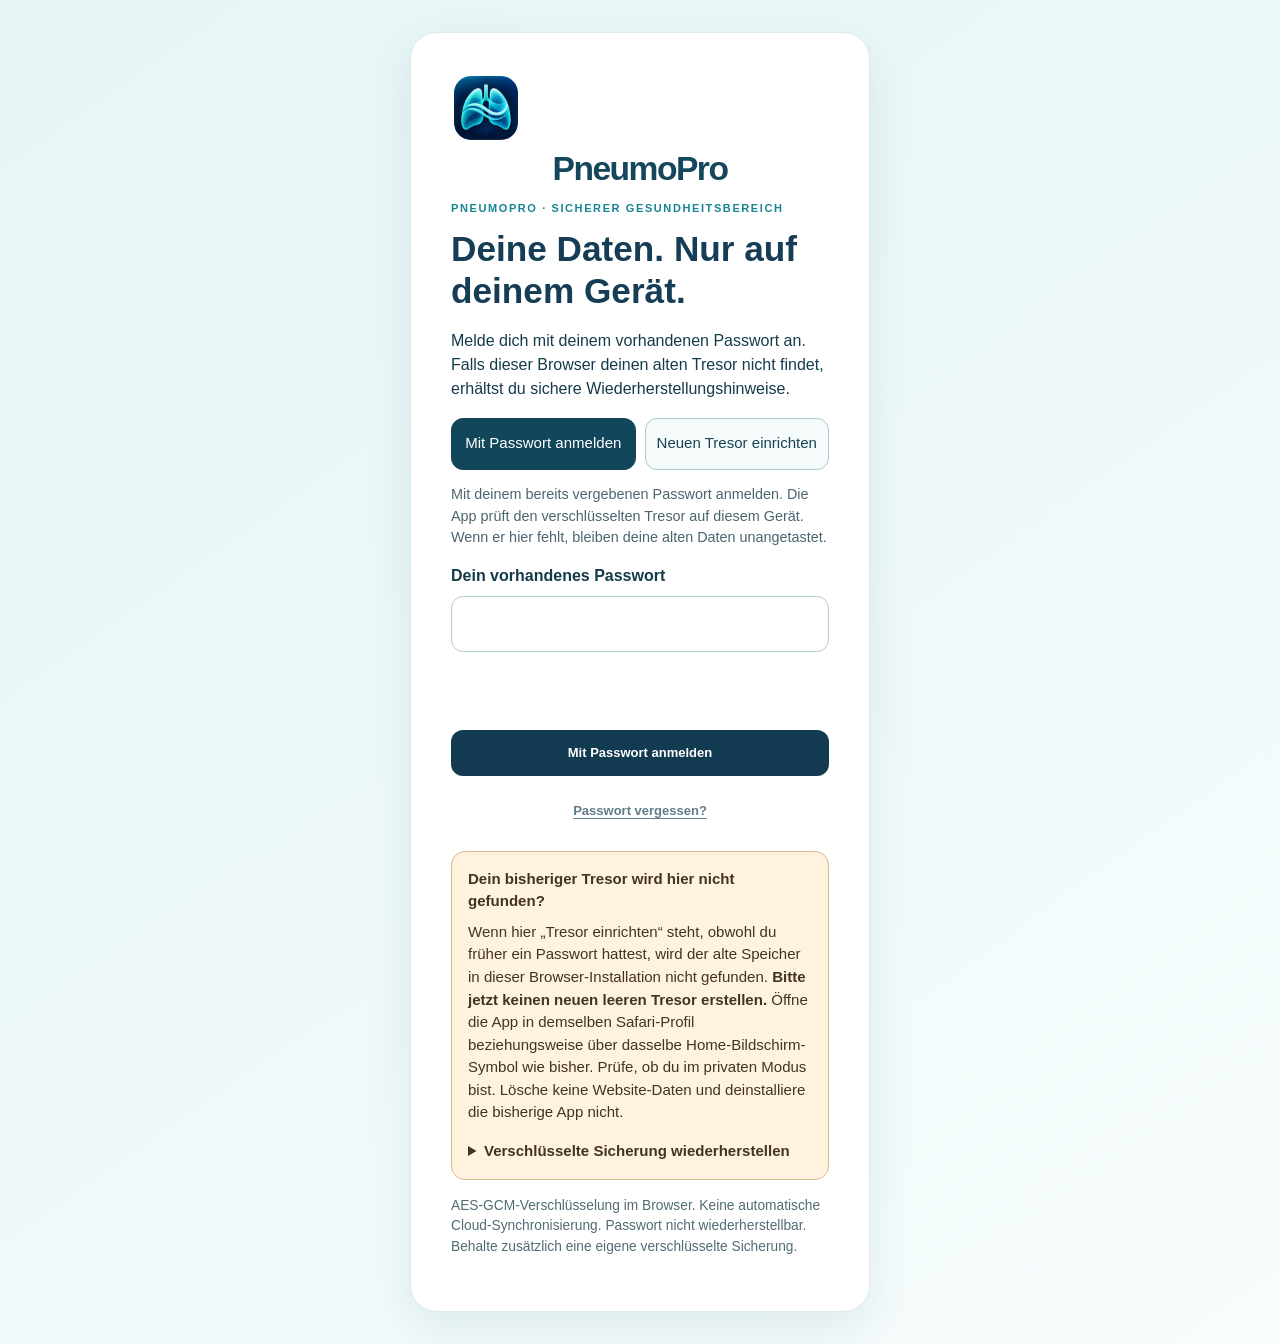
<file: index.html>
<!DOCTYPE html>

<html lang="de">
<head>
<meta charset="utf-8"/>
<meta content="width=device-width, initial-scale=1, minimum-scale=1, maximum-scale=1, viewport-fit=cover" name="viewport"/>
<meta content="#123b52" name="theme-color"/>
<meta content="PneumoPro: privater Lungen- und Gesundheitsmanager mit Befunden, Messwerten, Anträgen und medizinischen Informationen." name="description"/>
<meta content="light" name="color-scheme"/>
<meta content="no-referrer" name="referrer"/>
<link href="manifest.webmanifest" rel="manifest"/>
<link href="icon.svg" rel="icon" type="image/svg+xml"/>
<title>PneumoPro – Lungen- und Gesundheitsmanager</title>
<link href="styles.css" rel="stylesheet"/>
<meta content="default-src 'self'; script-src 'self'; style-src 'self' 'unsafe-inline'; img-src 'self' blob: data:; connect-src 'self'; worker-src 'self' blob:; font-src 'self'; object-src 'none'; frame-src 'none'; base-uri 'self'; form-action 'self'; upgrade-insecure-requests" http-equiv="Content-Security-Policy"/>
<link rel="stylesheet" href="diffusion324.css?v=3.7.8"/>
<link rel="stylesheet" href="insurance325.css?v=3.7.8"/>
<link rel="stylesheet" href="dlco326.css?v=3.7.8"/>
<link rel="stylesheet" href="dateien331.css?v=3.7.8"/>
<link rel="stylesheet" href="stairs-shortcuts.css?v=3.7.8"/>
<script defer src="stairs-shortcuts.js?v=3.7.8"></script>
<script defer="" src="secure17.js?v=3.7.8"></script>
<script defer="" src="./vital-rescue291.js?v=3.7.8"></script>
<script defer="" src="./rechtsmonitor.js"></script>
<script defer="" src="viewport192.js"></script>
<link rel="stylesheet" href="./design26.css"/>
<link rel="stylesheet" href="./professional27.css"/>
<link rel="stylesheet" href="./quality28.css?v=3.7.8"/>
<link rel="stylesheet" href="./branding281.css"/>
<link rel="stylesheet" href="./rechtsmonitor.css"/>
<link rel="apple-touch-icon" sizes="180x180" href="./logo-home-v281.png"/>
<link rel="icon" type="image/png" href="./logo-192-v281.png"/>
<link rel="stylesheet" href="./vital29.css"/>
<link rel="stylesheet" href="./bewertung348.css?v=3.7.8"/>
<link rel="stylesheet" href="./statsplus292.css?v=3.7.8"/>
<script defer src="./physiosport298.js?v=3.7.8"></script>
<link rel="stylesheet" href="./navigation332.css?v=3.7.8"/>
<link rel="stylesheet" href="./lungenkrankheiten344.css?v=3.7.8"/>
<link rel="stylesheet" href="./bpampel344.css?v=3.7.8"/>
<link rel="stylesheet" href="./bildgebung343.css?v=3.7.8"/>
<link rel="stylesheet" href="./behandler343.css?v=3.7.8"/>
<link rel="stylesheet" href="./schlaflabor340.css?v=3.7.8"/>
<link rel="stylesheet" href="./gehttest342.css?v=3.7.8"/>
<link rel="stylesheet" href="./schlafimport341.css?v=3.7.8"/>
<link rel="stylesheet" href="./metrics340.css?v=3.7.8"/>
<link rel="stylesheet" href="./ampel347.css?v=3.7.8"/>
<link rel="stylesheet" href="./rawcharts363.css?v=3.7.8"/>
<link rel="stylesheet" href="./doccopy363.css?v=3.7.8"/>
<link rel="stylesheet" href="./lungimport365.css?v=3.7.8"/>
<link rel="stylesheet" href="./lungfocus371.css?v=3.7.8"/>
</head>
<body>
<section aria-label="Passwortgeschützter Gesundheitsbereich" class="secure-gate" id="secure-gate">
<div class="secure-card"><div class="secure-icon"><img src="./logo-192-v281.png" alt="PneumoPro-Lungenlogo" width="62" height="62"/></div><strong class="pneumo-wordmark pneumo-login-wordmark">PneumoPro</strong><p class="section-kicker">PneumoPro · Sicherer Gesundheitsbereich</p>
<h1>Deine Daten. Nur auf deinem Gerät.</h1><p id="secure-intro">Passwortgeschützten Tresor laden …</p>
<div class="secure-entry-choice" id="secure-entry-choice" role="group" aria-label="Tresorzugang auswählen"><button class="btn secure-choice active" type="button" id="secure-login-choice" aria-pressed="true">Mit Passwort anmelden</button><button class="btn secure-choice" type="button" id="secure-create-choice" aria-pressed="false">Neuen Tresor einrichten</button></div>
<p class="secure-login-info" id="secure-login-info">Mit deinem bereits vergebenen Passwort anmelden. Die App prüft den verschlüsselten Tresor auf diesem Gerät. Wenn er hier fehlt, bleiben deine alten Daten unangetastet.</p>
<form autocomplete="off" id="secure-form"><label for="secure-password" id="secure-password-label">Dein vorhandenes Passwort</label><input autocomplete="current-password" id="secure-password" required="" type="password"/>
<div id="secure-repeat-wrap"><label for="secure-repeat">Passwort bestätigen</label><input autocomplete="new-password" id="secure-repeat" minlength="12" type="password"/></div>
<div id="secure-create-warning" class="secure-create-warning" hidden>Nur auswählen, wenn du noch keinen Tresor hattest. Wenn deine Gesundheitsdaten in Safari oder einer früheren Home-Bildschirm-App liegen, zuerst den bisherigen Speicher oder eine Datensicherung verwenden.</div>
<div id="secure-old-wrap"><label for="secure-old">Bisheriges Passwort der alten Zusatzakte (nur falls eingerichtet)</label><input autocomplete="off" id="secure-old" type="password"/><small>Nur zur einmaligen Übernahme alter verschlüsselter Messungen und Therapiedaten.</small></div>
<p aria-live="polite" id="secure-error" role="status"></p><button class="btn btn-primary" id="secure-submit" type="submit">Entsperren</button></form>
<button type="button" class="btn btn-text secure-forgot-toggle" id="secure-forgot-toggle" aria-controls="secure-forgot-panel" aria-expanded="false">Passwort vergessen?</button>
<section class="secure-forgot-panel" id="secure-forgot-panel" hidden aria-label="Hilfe bei vergessenem Passwort">
<h2>Passwort vergessen – was nun?</h2>
<p>Deine Gesundheitsdaten sind auf diesem Gerät verschlüsselt. Ohne das bisherige Passwort können sie nicht direkt entschlüsselt oder durch ein neues Passwort entsperrt werden. Wir löschen oder überschreiben hier keine Daten.</p>
<p><strong>Wenn du eine vollständige verschlüsselte Sicherung (.asthma17) hast:</strong> Du kannst sie hier mit ihrem Backup-Passwort unverändernd prüfen. Zur Wiederherstellung verwende eine frische Browser-/App-Installation ohne vorhandenen Tresor. Dort kannst du auch ein neues Anmeldepasswort auswählen.</p>
<form id="secure-backup-check-form"><label for="secure-backup-check-file">Vollständige Sicherung auswählen</label><input id="secure-backup-check-file" type="file" accept=".asthma17,.json" required>
<label for="secure-backup-check-pass">Passwort der Sicherungsdatei</label><input id="secure-backup-check-pass" type="password" autocomplete="off" required><button class="btn btn-outline" type="submit" id="secure-backup-check-submit">Sicherung prüfen (nichts überschreiben)</button></form>
<p id="secure-backup-check-status" role="status" aria-live="polite"></p>
<p><strong>Keine Sicherung?</strong> Prüfe gespeicherte Passwörter auf deinem iPhone. Öffne die bisherige Safari- oder Home-Bildschirm-Installation und lösche keine App-Daten. Ohne bekanntes Passwort oder eine entschlüsselbare Sicherung ist keine Wiederherstellung möglich.</p>
</section>
<aside class="secure-recovery-note" id="secure-recovery-note" hidden role="note"><strong>Dein bisheriger Tresor wird hier nicht gefunden?</strong><p>Wenn hier „Tresor einrichten“ steht, obwohl du früher ein Passwort hattest, wird der alte Speicher in dieser Browser-Installation nicht gefunden. <strong>Bitte jetzt keinen neuen leeren Tresor erstellen.</strong> Öffne die App in demselben Safari-Profil beziehungsweise über dasselbe Home-Bildschirm-Symbol wie bisher. Prüfe, ob du im privaten Modus bist. Lösche keine Website-Daten und deinstalliere die bisherige App nicht.</p><details><summary>Verschlüsselte Sicherung wiederherstellen</summary><p>Nur wenn du eine zuvor gespeicherte <code>.asthma17</code>-Datei besitzt. Die Wiederherstellung erzeugt einen neuen lokalen Tresor aus dieser Sicherung; ein Tresor aus einer anderen Safari-Installation wird dadurch nicht verändert.</p><form id="secure-restore-form"><label>Vollständige Asthma-Sicherung <input id="secure-restore-file" type="file" accept=".asthma17,.json" required></label><label>Passwort dieser Sicherungsdatei <input id="secure-restore-pass" type="password" required autocomplete="off"></label><p>Dein Sicherungspasswort wird auch zum Anmelden am wiederhergestellten Tresor verwendet. Ein neues Passwort ist nicht nötig.</p><label><input id="secure-restore-different" type="checkbox"> Optional: anderes Anmeldepasswort verwenden</label><div id="secure-restore-new-fields" hidden><label for="secure-restore-new-password">Neues Passwort für den wiederhergestellten Tresor (mindestens 12 Zeichen)</label><input id="secure-restore-new-password" disabled type="password" minlength="12" required autocomplete="new-password"><label for="secure-restore-new-repeat">Neues Passwort bestätigen</label><input id="secure-restore-new-repeat" disabled type="password" minlength="12" required autocomplete="new-password"></div><button class="btn btn-outline" type="submit" id="secure-restore-submit">Sicherung geprüft wiederherstellen</button></form><p class="input-note">Nach erfolgreicher Wiederherstellung meldest du dich mit dem Sicherungspasswort an, sofern du kein anderes gewählt hast. Dein bestehendes Backup bleibt unverändert.</p></details></aside>
<p class="secure-caption">AES-GCM-Verschlüsselung im Browser. Keine automatische Cloud-Synchronisierung. Passwort nicht wiederherstellbar. Behalte zusätzlich eine eigene verschlüsselte Sicherung.</p>
</div></section>
<div hidden="" id="secure-application" inert="">
<a class="skip-link" href="#main">Zum Hauptinhalt springen</a>
<header class="topbar">
<div class="shell topbar-inner">
<a aria-label="PneumoPro Startseite" class="brand a281-brand" href="#start">
<img class="pneumo-brand-icon" src="./logo-192-v281.png" alt="" width="42" height="42"/><strong class="pneumo-wordmark pneumo-header-wordmark">PneumoPro</strong>
<span class="a281-brand-subtitle"><small>Lungenwerte · Therapie<br>Hilfen · Anträge</small></span>
</a>
<div class="top-actions"><span class="connection" id="connection" role="status">Lokal nutzbar</span><button class="btn btn-ghost compact" id="update-top" type="button">↻ <span>Update suchen</span></button></div>
</div>
</header><nav aria-label="Hauptbereiche" class="app-nav"><div class="shell nav-scroll">
<button class="nav-item" data-goto="start" type="button">Übersicht</button><button class="nav-item" data-goto="profil" type="button">Mein Profil</button><button class="nav-item" data-goto="region" type="button">Region &amp; Suche</button><button class="nav-item" data-goto="lungenwerte" type="button">Lungenfunktion</button><button class="nav-item" data-goto="vitalwerte" type="button">Vitalwerte</button><button class="nav-item" data-goto="bewertung" type="button">Bewertung der Daten</button><button class="nav-item" data-goto="peakflow" type="button">Peak-Flow</button><button class="nav-item" data-goto="kalender" type="button">Kalender</button><button class="nav-item" data-goto="versicherung" type="button">Zusatzversicherung</button><button class="nav-item" data-goto="behandler" type="button">Ärzte &amp; Krankenhäuser</button><button class="nav-item" data-goto="dateien" type="button">Dateien &amp; Scannen</button><button class="nav-item" data-goto="befunde" type="button">Befunde</button><button class="nav-item" data-goto="labor" type="button">Blutwerte</button><button class="nav-item" data-goto="therapie" type="button">Therapie</button><button class="nav-item" data-goto="hilfen" type="button">Hilfsmittel</button><button class="nav-item" data-goto="antraege" type="button">Anträge</button><button class="nav-item" data-goto="akte" type="button">Meine Akte</button><button class="nav-item" data-goto="arbeit" type="button">Arbeit</button><button class="nav-item" data-goto="bericht" type="button">Arztbericht</button><button class="nav-item" data-goto="statistik" type="button">Statistik &amp; PDF</button><button class="nav-item" data-goto="wissen" type="button">Wissen</button><button class="nav-item" data-goto="einstellungen" type="button">Einstellungen</button><button class="nav-item" data-goto="mehr" type="button">Alle Bereiche</button></div></nav>
<main id="main">
<section class="hero" data-nav-page="start" id="start">
<div class="shell hero-content">
<div class="hero-copy">
<span class="eyebrow"><span class="tiny-dot"></span> Orientierung für Deutschland</span>
<h1>PneumoPro. Deine Lungengesundheit im Blick.</h1>
<p>Alle Informationen und Werkzeuge getrennt nach Themen. Erfasse Werte, verwalte Anträge und bereite Arzttermine vor – ohne lange, unübersichtliche Seiten.</p>
<a class="btn btn-primary hero-apply" href="#antraege">Hilfen und Anträge entdecken →</a> <a class="btn btn-outline hero-private" href="#mein-bereich">Meine Antragsakte öffnen</a>
<div class="hero-meta"><span>Offizielle Rechtsgrundlagen</span><span>Individuell filterbar</span><span>Mit lokalem Passwortschutz</span></div>
</div>
<div aria-hidden="true" class="hero-illustration">
<svg viewbox="0 0 360 310"><defs><lineargradient id="lungs" x1="0" x2="1" y1="0" y2="1"><stop stop-color="#82d5d7"></stop><stop offset="1" stop-color="#2d88a0"></stop></lineargradient></defs><circle cx="184" cy="157" fill="#ffffff" opacity=".1" r="130"></circle><circle cx="185" cy="156" fill="#ffffff" opacity=".1" r="106"></circle><path d="M178 50v100m0-8-41 36m41-36 42 36" stroke="#c8f7f2" stroke-linecap="round" stroke-linejoin="round" stroke-width="13"></path><path d="M137 118c-30-12-71 14-78 73-7 62 30 75 78 45 15-10 23-25 25-43v-41l-25-34Z" fill="url(#lungs)" stroke="#d9fffa" stroke-width="4"></path><path d="M220 118c30-12 71 14 78 73 7 62-30 75-78 45-15-10-23-25-25-43v-41l25-34Z" fill="url(#lungs)" stroke="#d9fffa" stroke-width="4"></path><path d="m178 143-35 39m35-21-30 48m47-66 35 39m-35-21 30 48" opacity=".6" stroke="#c6f7f5" stroke-linecap="round" stroke-width="5"></path><circle cx="283" cy="70" fill="#a2e3de" r="22"></circle><path d="M271 70h24m-12-12v24" stroke="#144a59" stroke-linecap="round" stroke-width="5"></path></svg>
</div>
</div>
</section><section class="panel new-page hub20" data-nav-page="mehr" id="mehr">
<div class="section-heading"><div><p class="section-kicker">Alle Bereiche</p><h2>Mehr entdecken</h2><p>Nur das öffnen, was du gerade brauchst. Alle bisherigen Funktionen bleiben erreichbar.</p></div></div>
<div class="hub20-search"><label for="private-search20">In deiner verschlüsselten Akte suchen</label>
<input autocomplete="off" id="private-search20" placeholder="z. B. FEV1, Reha oder Medikament" type="search"/>
<p class="input-note">Die Suche bleibt auf diesem Gerät; Suchbegriffe werden nicht übertragen.</p><p id="private-search-status20" role="status"></p><div class="hub20-results" id="private-search-results20"></div></div>
<div class="hub20-grid">
<button data-goto="profil" type="button"><span>◉</span><strong>Mein Profil</strong><small>Gesundheitsdaten &amp; GdB</small></button>
<button data-goto="region" type="button"><span>⌖</span><strong>Region</strong><small>Behörden &amp; Ansprechpartner</small></button>
<button data-goto="versicherung" type="button"><span>▤</span><strong>Zusatzversicherung</strong><small>Allianz · Fotos · Budgets</small></button>
<button data-goto="dateien" type="button"><span>▣</span><strong>Dateien &amp; Scannen</strong><small>Dokumente zentral hochladen</small></button><button data-goto="befunde" type="button"><span>▣</span><strong>Befundscanner</strong><small>Foto und PDF einlesen</small></button>
<button data-goto="labor" type="button"><span>◌</span><strong>Blutwerte</strong><small>Labor und Trends</small></button>
<button data-goto="vitalwerte" type="button"><span>♡</span><strong>Vitalwerte &amp; Gewicht</strong><small>SpO₂, Blutdruck, Puls und kg</small></button><button data-goto="bewertung" type="button"><span>▤</span><strong>Bewertung der Daten</strong><small>10 aktuelle Messungen, Ampel und Neuberechnung</small></button><button data-goto="behandler" type="button"><span>✚</span><strong>Ärzte &amp; Krankenhäuser</strong><small>Alle Befunde je Klinik und Arzt</small></button><button data-goto="bildgebung" type="button"><span>▦</span><strong>Röntgen &amp; CT</strong><small>Bilder und Diagnoseprotokolle</small></button><button data-goto="lungenkrankheiten" type="button"><span>✚</span><strong>Lungenerkrankungen</strong><small>COPD, Lungenkrebs, Reha & Rechte</small></button><button data-goto="gehttest" type="button"><span>↗</span><strong>Gehtest / Belastung</strong><small>6-Minuten-Test · Blutgase</small></button><button data-goto="schlaflabor" type="button"><span>☾</span><strong>Schlaflabor</strong><small>Schlafuntersuchungen und PAP</small></button><button data-goto="bildgebung" type="button"><span>▦</span><strong>Röntgen &amp; CT</strong><small>Bilder und Diagnoseprotokolle</small></button><button data-goto="gehttest" type="button"><span>↗</span><strong>Gehtest / Belastungstest</strong><small>6-Minuten-Gehtest, Blutgase und Verlauf</small></button><button data-goto="therapie" type="button"><span>✚</span><strong>Therapie</strong><small>Medikamente und Aktionsplan</small></button>
<button data-goto="hilfen" type="button"><span>♡</span><strong>Hilfsmittel</strong><small>Passende Möglichkeiten</small></button>
<button data-goto="antraege" type="button"><span>▤</span><strong>Anträge</strong><small>Antragsentwürfe und Status</small></button>
<button data-goto="arbeit" type="button"><span>⚒</span><strong>Arbeit</strong><small>Belastungen dokumentieren</small></button>
<button data-goto="bericht" type="button"><span>≡</span><strong>Arztbericht</strong><small>Zusammenfassung erstellen</small></button><button data-goto="statistik" type="button"><span>▥</span><strong>Monats- und Jahresstatistik</strong><small>Alle wichtigen Werte als PDF</small></button>
<button data-goto="wissen" type="button"><span>ⓘ</span><strong>Wissen</strong><small>Rechte und Asthma</small></button>
<button data-goto="einstellungen" type="button"><span>⚙</span><strong>Sicherheit</strong><small>Backups und Version</small></button>
</div></section>

<section class="panel ins325-page" data-nav-page="versicherung" hidden id="versicherung" aria-labelledby="ins325-title">
 <div class="section-heading"><div><p class="section-kicker">Privater Gesundheitsbereich · Allianz bKV</p><h2 id="ins325-title">Private Zusatzversicherung</h2><p>Gesundheitspaket 2 · Deine Leistungen, Vertragsdaten und Originaldokumente an einem Ort.</p></div><span class="version-chip">Lokal verschlüsselt</span></div>
 <div class="ins325-overview" aria-label="Versicherungsleistungen">
  <article><small>Gesundheitsbudget</small><strong>600 €</strong><span>je Versicherungsjahr · laut Tarif</span></article>
  <article><small>Sehhilfebudget</small><strong>600 €</strong><span>zusätzlich · je Versicherungsjahr</span></article>
  <article><small>Zahnersatz</small><strong>70 %</strong><span>unter Anrechnung der GKV-Leistung</span></article>
  <article><small>Krankenhaus</small><strong>2-Bett</strong><span>Wahlarztbehandlung</span></article>
 </div>
 <p class="ins325-alert">Die Informationsblätter (Stand April 2025) bieten einen Überblick. Maßgeblich sind Versicherungsbescheinigung und vollständige Versicherungsbedingungen. Die Allianz entscheidet über die tatsächliche Erstattung.</p>
 <div class="ins325-grid">
  <section class="ins325-pane"><h3>Meine Vertragsdaten</h3><div id="ins325-policy-view"><p>Persönliche Vertragsdaten erscheinen nach dem Import der privaten Datei.</p></div>
  <details><summary>Vertragsdaten ändern oder ergänzen</summary><form id="ins325-policy-form" class="ins325-form">
   <label>Versicherte Person<input name="insuredName" maxlength="100" autocomplete="off"></label><label>Versicherungsnummer<input name="policyNumber" maxlength="100" autocomplete="off"></label>
   <label>Versicherer<input name="insurer" maxlength="130" autocomplete="off"></label><label>Paket<input name="plan" maxlength="130"></label>
   <label>Beitrag<input name="premium" maxlength="140"></label><label>Versicherungsbeginn (falls bekannt)<input name="startDate" type="date"></label>
   <label>Agentur / Kontakt<input name="agencyName" maxlength="120"></label><label>Adresse Agentur<input name="agencyAddress" maxlength="220"></label><label>Website<input name="agencyWebsite" maxlength="200"></label><label>Telefon<input name="agencyPhone" maxlength="70"></label><label>E-Mail<input name="agencyEmail" type="email" maxlength="140"></label>
   <label class="ins325-full">Ergänzende Bemerkungen<textarea name="remarks" maxlength="1200" rows="2"></textarea></label><button type="submit" class="btn btn-primary">Vertragsdaten verschlüsselt speichern</button>
  </form></details></section>
  <section class="ins325-pane"><h3>Budget &amp; Erstattungen</h3><p>Nur <strong>tatsächlich erstattete</strong> Beträge erfassen. Die App ersetzt keine Allianz-Leistungsabrechnung.</p>
   <form id="ins325-year-form" class="ins325-form">
   <label>Versicherungsjahr<input type="number" min="2020" max="2100" id="ins325-year" required></label>
   <label class="ins325-check"><input type="checkbox" id="ins325-double"> Allianz hat die Verdopplung auf je 1.200 € für dieses Jahr bestätigt</label>
   </form><div id="ins325-budgets" class="ins325-bars"></div>
   <form id="ins325-claim-form" class="ins325-form"><label>Bereich<select id="ins325-claim-kind"><option value="gesundheit">Gesundheitsbudget</option><option value="sehhilfe">Sehhilfebudget</option></select></label>
    <label>Erstattungsdatum<input id="ins325-claim-date" type="date" required></label><label>Erstatteter Betrag (€)<input id="ins325-claim-amount" type="number" min="0.01" step="0.01" max="1200" required></label>
    <label>Leistung / Notiz<input id="ins325-claim-note" type="text" maxlength="160" placeholder="z. B. Physiotherapie"></label><button type="submit" class="btn btn-primary">Erstattung eintragen</button>
   </form><div id="ins325-claim-list"></div>
  </section>
 </div>
 <section class="ins325-pane"><h3>Leistungen nach Versicherungsbereich</h3>
  <details open><summary>Gesundheitsbudget – MeineGesundheit 600</summary><ul>
   <li>100 % für tarifgemäße Vorsorgeuntersuchungen, Schutzimpfungen und Gesundheitskurse.</li>
   <li>100 % für verordnete Heilmittel, zum Beispiel Physiotherapie und Ergotherapie; Hilfsmittel nach tariflichen Vorgaben.</li>
   <li>100 % für Osteopathie, Chiropraktik, Heilpraktikerleistungen nach Tarif und Gebührenverzeichnis.</li>
   <li>100 % für verordnete Medikamente und Verbandmittel sowie festgelegte weitere ambulante Leistungen.</li>
   <li>Erstattungen insgesamt auf das Jahresbudget von 600 € begrenzt. Bei vollständig leistungsfreiem Kalenderjahr mögliche Verdopplung im Folgejahr auf 1.200 € gemäß Tarif.</li>
  </ul></details>
  <details><summary>Sehhilfe – zusätzliches Budget</summary><ul>
   <li>Zusätzliche 600 € jährlich für Sehhilfen. 75 % für Brillen und Kontaktlinsen nach Tarif; 100 % für versicherte ambulante operative Sehschärfenkorrektur, zum Beispiel Lasik oder Femto-Laser.</li>
   <li>Bis zum Sehhilfe-Jahresbudget; unter den tariflichen Voraussetzungen mögliche Verdopplung im Folgejahr auf 1.200 €.</li>
   <li>Die Pauschalbeschreibung der Paketübersicht ersetzt die konkreten Tarifbedingungen nicht.</li>
  </ul></details>
  <details><summary>Zahn – RundumZahn 70B</summary><ul>
   <li>100 % für tarifgemäße Zahnbehandlung und Zahnprophylaxe (inklusive professioneller Zahnreinigung) unter Anrechnung der GKV-Vorleistung.</li>
   <li>Bleaching: 100 %, bis maximal 150 € in zwei aufeinanderfolgenden Kalenderjahren.</li>
   <li>Zahnersatz, Implantate, Kronen, Brücken, Inlays: 70 % unter Anrechnung der GKV-Vorleistung; bei fehlender GKV-Leistung tariflich 30 %.</li>
   <li>Weitere Leistungen für bestimmte funktionsanalytische Schienen und Kieferorthopädie nach Tarif, mit Einschränkungen.</li>
  </ul></details>
  <details><summary>Krankenhaus – stationäre Zusatzversicherung</summary><ul>
   <li>Bei medizinisch notwendiger stationärer Behandlung: Wahlleistung Zweibettzimmer sowie wahlärztliche und belegärztliche Leistungen nach Tarif.</li>
   <li>Bei Verzicht auf gesondert berechnungsfähige Unterkunft: ersatzweises Krankenhaustagegeld von 25 € unter den Tarifvoraussetzungen.</li>
   <li>Für Privatkliniken gelten abweichende Erstattungsregeln, insbesondere nur 60 % für Einbettzimmer nach Grundabsicherung.</li>
   <li><strong>Einbettzimmer ist nicht als regulär erstattete Wahlleistung zugesagt.</strong> Die spätere Paketübersicht nennt „1- oder 2-Bettzimmer je nach Firmenregelung“; verbindliche Zusage fehlt hier.</li>
   <li>In der Krankenhaus-Tarifinformation ist eine Beendigung mit Ablauf des Monats angegeben, in dem die versicherte Person 70 Jahre alt wird.</li>
  </ul></details>
 </section>
 <section class="ins325-pane"><h3>Alle Originalfotos – korrekt zugeordnet</h3><p>Die Originale werden nach dem privaten Import direkt bei den passenden Tarifen angezeigt und mit der vollständigen Asthma-Tresorsicherung gespeichert.</p>
  <div class="ins325-import"><label>Private Versicherungsdatei von deinem iPhone wählen (.json) <input type="file" id="ins325-import-file" accept=".json,application/json"></label>
   <button type="button" class="btn btn-primary" id="ins325-import-submit" disabled>Fotos und Vertragsdaten übernehmen</button><div id="ins325-import-preview" class="ins325-muted"></div>
   <p class="ins325-muted">Die Importdatei ist unverschlüsselt: nicht auf GitHub hochladen. Erst nach der Übernahme liegen die Fotos im verschlüsselten lokalen Tresor.</p></div>
  <div class="ins325-filter"><label>Originale anzeigen: <select id="ins325-doc-filter"><option value="alle">Alle Bereiche</option><option value="gesundheit">Gesundheitsbudget</option><option value="krankenhaus">Krankenhaus</option><option value="zahn">Zahnversicherung</option><option value="paket">Paketübersicht</option><option value="datenschutz">Datenschutz</option><option value="vertrag">Vertragsansicht</option><option value="sehhilfe">Sehhilfe</option><option value="sonstige">Sonstige</option></select></label></div>
  <div id="ins325-doc-gallery" class="ins325-gallery" aria-live="polite"></div>
  <details><summary>Weiteres Foto oder PDF hinzufügen</summary><form id="ins325-attach-form" class="ins325-form">
   <label>Zuordnung<select id="ins325-new-section"><option value="gesundheit">Gesundheitsbudget</option><option value="sehhilfe">Sehhilfe</option><option value="zahn">Zahnversicherung</option><option value="krankenhaus">Krankenhaus</option><option value="paket">Paketübersicht</option><option value="vertrag">Vertragsdaten</option><option value="datenschutz">Datenschutz</option><option value="sonstige">Sonstige</option></select></label>
   <label>Bezeichnung<input id="ins325-new-label" maxlength="150" required placeholder="z. B. Versicherungsschein"></label>
   <label>Originaldatei (Foto/PDF, max. 12 MB)<input id="ins325-new-file" type="file" accept="image/jpeg,image/png,image/webp,application/pdf" required></label>
   <button type="submit" class="btn btn-outline">Datei verschlüsselt hinzufügen</button></form></details>
  <p role="status" id="ins325-status" aria-live="polite"></p>
 </section>
</section>
<div class="shell main-layout"><section class="panel suite-dashboard" data-nav-page="start" id="uebersicht"><div class="home20-heading"><p class="section-kicker">Dein Gesundheitsmanager</p><h2>Direkt zum Wesentlichen</h2><p>Die übrigen Bereiche findest du unter „Mehr“ – nicht mehr alles auf einer einzigen Seite.</p></div><div class="home20-quick">
<button data-goto="dateien" type="button"><strong>▣ Dateien &amp; Scannen</strong><span>Alle Dokumente hochladen</span></button><button data-goto="befunde" type="button"><strong>▣ Befund scannen</strong><span>Foto, PDF, Messwerte</span></button>
<button data-goto="lungenwerte" type="button"><strong>∿ Lungenfunktion</strong><span>FEV₁ / FVC &amp; Verlauf</span></button>
<button data-goto="labor" type="button"><strong>◌ Blutwerte</strong><span>Laborbericht &amp; Werte</span></button>
<button data-goto="kalender" type="button"><strong>▦ Kalender</strong><span>Termine &amp; Bescheide</span></button>
<button data-goto="versicherung" type="button"><strong>▤ Zusatzversicherung</strong><span>Allianz · Originale &amp; Budget</span></button>
</div><div class="section-heading"><div><p class="section-kicker">Deine Startseite</p><h2>Alles Wichtige auf einen Blick</h2><p>Wähle nur den Bereich, den du gerade benötigst. Deine medizinischen Daten verlassen die App nicht automatisch.</p></div><span class="version-chip">Version 3.3.0</span></div><div class="recovery24-shortcut"><button class="btn btn-outline" data-goto="therapie" type="button">Medikamentenplan öffnen</button><button class="btn btn-outline" data-goto="profil" type="button">GdB-Neubewertung prüfen</button></div><div class="suite-stats"><article><strong id="dash-fev">–</strong><span>Letzter FEV₁-Sollwert</span></article><article><strong id="dash-measurements">0</strong><span>Untersuchungen</span></article><article><strong id="dash-medications">0</strong><span>Medikamente</span></article><article><strong id="dash-due">–</strong><span>Nächster Termin</span></article></div>
<section class="home-epef" id="home-epef" aria-labelledby="home-epef-title">
  <div class="home-epef-heading"><div><p class="section-kicker">Direkt aus deinem privaten Peak-Flow-Tagebuch</p><h3 id="home-epef-title">Dein Peak-Flow-Verlauf</h3><p>Die bereits importierten ePEF-Daten erscheinen nach dem Entsperren automatisch hier. Kein zweiter Import erforderlich.</p></div><span class="version-chip">Lokal verschlüsselt</span></div>
  <div class="home-epef-toolbar"><label for="home-epef-range">Zeitraum</label><select id="home-epef-range"><option value="3652">10 Jahre</option><option value="365">Jährlich</option><option value="30">Monatlich</option><option value="7">Wöchentlich</option><option value="1">Täglich</option><option value="last30" selected>Letzte 30 Messungen</option><option value="90">Letzte 90 Tage</option><option value="all">Alle Messungen</option></select><span class="home-epef-count" id="home-epef-count" aria-live="polite">Messungen werden geladen …</span></div>
  <div class="epef-legend home-epef-legend" aria-label="Farbzuordnung nach Messzeit"><span><i class="epef-dot epef-green"></i> Vor 13 Uhr</span><span><i class="epef-dot epef-blue"></i> 13–16:59 Uhr</span><span><i class="epef-dot epef-red"></i> Ab 17 Uhr</span></div>
  <div class="epef-charts home-epef-charts"><article class="epef-chart"><h4>PEF-Verlauf <small>l/min</small></h4><div id="home-epef-chart-pef" aria-live="polite"><p>Messwerte werden geladen …</p></div></article><article class="epef-chart"><h4>FEV₁-Verlauf <small>Liter</small></h4><div id="home-epef-chart-fev1" aria-live="polite"><p>Messwerte werden geladen …</p></div></article></div>
  <p id="home-epef-selected" class="epef-note" role="status" aria-live="polite">Messpunkt antippen, um die Messung hier anzuzeigen. Die Farben zeigen die Uhrzeit und keine medizinische Bewertung.</p>
  <p id="home-epef-empty" class="home-epef-empty" hidden>Hier sind noch keine ePEF-Messungen gespeichert. Falls du Daten importiert hast, prüfe bitte, ob du dieselbe App und denselben Browser verwendest und ob die Übernahme bestätigt wurde.</p>
  <a href="#epef-panel" class="btn btn-outline home-epef-open">Zum Peak-Flow-Tagebuch und Excel-Import</a>
</section>

<section class="lufu23 home-lufu23" id="home-lufu23" aria-labelledby="home-lufu23-title">
 <div class="lufu23-heading"><div><p class="section-kicker">Ärztliche Spirometrie · getrennt vom ePEF-Tagebuch</p><h3 id="home-lufu23-title">Lungenfunktion im Verlauf</h3><p>FEV₁ und FVC aus deinen bestätigten Untersuchungen – keine Peak-Flow-Handmessungen.</p></div><span class="version-chip">Lokal verschlüsselt</span></div>
 <div class="lufu23-controls"><label for="lufu23-home-period">Zeitraum <select id="lufu23-home-period"><option value="3652">10 Jahre</option><option value="365">Jährlich</option><option value="30">Monatlich</option><option value="7">Wöchentlich</option><option value="1">Täglich</option><option value="all">Alle Untersuchungen</option><option value="90">90 Tage</option></select></label><span id="lufu23-home-count" class="lufu23-caption">Messungen werden geladen …</span></div>
 <div id="lufu23-home-graph" class="lufu23-graph" aria-live="polite"></div>
 <p class="lufu23-detail" id="lufu23-home-selected" role="status">Punkt antippen, um Werte und Datum anzuzeigen.</p>
 <p class="lufu23-note">Die Grafiken zeigen bestätigte ärztliche Untersuchungen. Werte verschiedener Messphasen und Messbedingungen sind nicht ohne Weiteres vergleichbar.</p>
 <button type="button" class="btn btn-outline" id="lufu23-home-open" data-goto="lungenwerte">Lungenfunktion vollständig öffnen</button>
</section>
<h3>Direkt zu deinen Bereichen</h3><div class="suite-launcher"><button data-goto="lungenwerte"><span>◷</span><strong>Lungenfunktion</strong><small>Ärztliche FEV₁- und FVC-Untersuchungen</small></button><button data-goto="peakflow"><span>∿</span><strong>Peak-Flow</strong><small>ePEF-Tagebuch, Import, Verlauf</small></button><button data-goto="dateien"><span>▤</span><strong>Dateien &amp; Scannen</strong><small>Originale, Labor, Arztbriefe</small></button><button data-goto="befunde"><span>▣</span><strong>Befunde</strong><small>Kamera, Bild und geprüfte Werte</small></button><button data-goto="labor"><span>◈</span><strong>Blutwerte</strong><small>Laborwerte und Verlauf</small></button><button data-goto="therapie"><span>✚</span><strong>Therapie</strong><small>Medikamente und Notfallplan</small></button><button data-goto="hilfen"><span>♡</span><strong>Hilfsmittel</strong><small>Passende Hilfen finden</small></button><button data-goto="antraege"><span>☷</span><strong>Anträge</strong><small>Formulare und Fristen</small></button><button data-goto="akte"><span>▤</span><strong>Meine Akte</strong><small>Dokumente und Tagebuch</small></button><button data-goto="kalender"><span>▦</span><strong>Kalender</strong><small>Termine, Messungen und Bescheide</small></button><button data-goto="statistik"><span>▥</span><strong>Statistik</strong><small>Monat/Jahr, Druck und PDF</small></button></div><p class="suite-emergency">Bei schwerer akuter Atemnot: <a href="tel:112">112 anrufen</a>. Diese App ist kein Notfallüberwachungssystem.</p></section>
<section aria-labelledby="calendar-title" class="panel suite-page" data-nav-page="kalender" hidden="" id="kalender">
<div class="section-heading"><div><p class="section-kicker">Privater Zeitplan</p><h2 id="calendar-title">Mein Kalender</h2><p>Krankenhausaufenthalte mit Aufnahme und Entlassung, Lungenarzttermine, Lungenfunktionstests und weitere Ereignisse – verschlüsselt gespeichert.</p></div><span class="shield">Nur lokal</span></div>
<details class="cal25-legend" open><summary>Kalenderfarben und Kategorien (antippen zum Filtern)</summary><div id="cal25-filters" class="cal25-filters" aria-label="Kalenderkategorien"></div><p class="input-note">Die Farben kennzeichnen die Ereignisart, nicht den medizinischen Schweregrad. Ereignisse aus vorhandenen Daten werden ohne Kopie angezeigt.</p></details><div class="calendar-layout"><div class="suite-subpanel cal-board"><div class="cal-toolbar"><button aria-label="Vorheriger Monat" class="btn btn-outline" id="cal-prev" type="button">‹</button><h3 id="calendar-month">Kalender</h3><button aria-label="Nächster Monat" class="btn btn-outline" id="cal-next" type="button">›</button></div><div aria-label="Monatskalender" class="cal-grid" id="calendar-grid" role="group"></div><div class="suite-actions"><button class="btn btn-outline" id="cal-today" type="button">Heute</button><button class="btn btn-primary" id="cal-new" type="button">Neuer Termin</button><button class="btn btn-outline" id="cal-export" type="button">Kalender exportieren (ICS)</button></div><p class="input-note">Keine automatischen Mitteilungen bei geschlossener App. Exportierte Kalenderdateien sind unverschlüsselt.</p></div>
<div class="suite-subpanel cal-detail"><h3 id="calendar-selected">Einträge</h3><div class="cal-events" id="calendar-events"></div><h3>Termin / Ereignis erfassen</h3><form class="suite-form" id="calendar-form"><label>Datum <input id="cal-date" required="" type="date"/></label><label>Art <select id="cal-type"><option value="termin">Arzt-/Therapietermin</option><option value="krankenhaus">Krankenhausaufenthalt</option><option value="lungenarzt">Lungenarzt / Pneumologie</option><option value="test">Lungenfunktion</option><option value="antrag">Antrag gestellt</option><option value="genehmigt">Antrag bewilligt</option><option value="frist">Frist / Wiedervorlage</option><option value="medikament">Behandlung</option><option value="labor">Bluttest / Labor</option><option value="au">Asthma-AU (manuelle Erinnerung)</option><option value="dokument">Dokument</option><option value="epef">PEF / ePEF</option><option value="sonstiges">Sonstiges</option></select></label><label id="cal-hospital-fields" hidden>Entlassungsdatum (inklusive) <input id="cal-end-date" type="date"/></label><label>Uhrzeit (optional) <input id="cal-time" type="time"/></label><label class="suite-wide">Krankenhaus / Praxis / Ort (optional) <input id="cal-place" maxlength="160" placeholder="z. B. Fachkrankenhaus oder Lungenarztpraxis"/></label><label class="suite-wide">Bezeichnung <input id="cal-title" maxlength="150" placeholder="z. B. Lungenfacharzt" required=""/></label><label class="suite-wide">Notiz (optional) <textarea id="cal-notes" maxlength="1000" rows="2"></textarea></label><div class="suite-actions"><button class="btn btn-primary" type="submit">Verschlüsselt speichern</button><button class="btn btn-text" hidden="" id="cal-remove" type="button">Termin löschen</button></div></form><p class="input-note" id="cal-status" role="status"></p></div></div>
</section>
<section aria-labelledby="profil-title" class="profile panel" data-nav-page="profil" id="profil">
<div class="section-heading"><div><p class="section-kicker">01 · Dein Profil</p><h2 id="profil-title">Informationen auf dich abstimmen</h2><p>GdB und Lungenfunktion sind getrennt einstellbar. Die Eingaben steuern passende Hinweise, keine automatische Bewilligung.</p></div><span class="shield">Privat auf diesem Gerät</span></div>
<div class="profile-grid">
<div class="field"><label for="gdb">Grad der Behinderung (GdB)</label><div class="select-wrap"><select aria-describedby="gdb-note" id="gdb"><option value="10">GdB 10</option><option value="20">GdB 20</option><option selected="" value="30">GdB 30</option><option value="40">GdB 40</option><option value="50">GdB 50</option><option value="60">GdB 60</option><option value="70">GdB 70</option><option value="80">GdB 80</option><option value="90">GdB 90</option><option value="100">GdB 100</option></select></div><p class="input-note" id="gdb-note">GdB 10 ist als Vergleichswert wählbar; ein behördlicher GdB wird ab 20 festgestellt.</p></div>
<div class="field" id="equal-field"><label for="equal">Gleichstellung mit schwerbehinderten Menschen</label><div class="select-wrap"><select id="equal"><option value="no">Nein / noch nicht bewilligt</option><option value="yes">Ja, bewilligt</option></select></div><p class="input-note">Bei GdB 30/40 nur nach Antrag und positiver Entscheidung; nicht automatisch.</p></div>
<div aria-live="polite" class="profile-result" id="profile-result"></div><p class="region-inline-note">Zuständige Stellen unterscheiden sich nach Wohnort. <a href="#region">Bundesland, Landkreis und regionale Hilfen auswählen →</a></p>
</div>
</section>
<section class="panel suite-page gdb24-panel" data-nav-page="profil" id="gdb24-panel"><div class="section-heading"><div><p class="section-kicker">Offizielle Orientierung · keine Begutachtung</p><h3>Asthma: GdB und Änderungsantrag prüfen</h3><p>Die Versorgungsmedizin-Verordnung bewertet tatsächliche Anfälle, bleibende Funktionsstörungen und Teilhabeeinschränkungen, nicht einen einzelnen FEV₁-Prozentwert.</p></div></div>
<form class="suite-form" id="gdb24-form">
<label>Bereits festgestellter GdB <select id="gdb24-current"><option value="">Bitte auswählen</option><option value="20">20</option><option value="30">30</option><option value="40">40</option><option value="50">50</option><option value="60">60</option><option value="70">70</option><option value="80">80</option><option value="90">90</option><option value="100">100</option></select></label>
<label>Ärztlich dokumentierte Anfälle <select id="gdb24-attacks"><option value="unknown">Noch nicht eingetragen</option><option value="rare">Selten / leicht</option><option value="frequent">Mehrmals monatlich und/oder schwer</option><option value="series">Serien schwerer Asthmaanfälle</option></select></label>
<label>Dauerhafte Lungenfunktions-Einschränkung ärztlich bestätigt? <select id="gdb24-permanent"><option value="unknown">Unklar / noch nicht dokumentiert</option><option value="yes">Ja</option><option value="no">Nein</option></select></label>
<label>Auswirkungen auf Arbeit/Alltag <select id="gdb24-participation"><option value="unknown">Noch nicht beschrieben</option><option value="light">Leicht</option><option value="marked">Deutlich / regelmäßig</option><option value="severe">Erheblich</option></select></label>
<label class="suite-wide">Weitere nachgewiesene gesundheitliche Einschränkungen (optional) <textarea id="gdb24-other" rows="2" maxlength="650" placeholder="Nur falls tatsächlich diagnostiziert und belegbar"></textarea></label>
<div class="suite-actions"><button type="submit" class="btn btn-primary">Orientierung erstellen und lokal speichern</button><button type="button" class="btn btn-outline" id="gdb24-copy">Antragsentwurf kopieren</button></div>
</form><div id="gdb24-result" class="gdb24-result" aria-live="polite"></div>
<p class="input-note">Rechtsgrundlage: <a href="https://www.gesetze-im-internet.de/versmedv/anlage.html" rel="noopener noreferrer" target="_blank">VersMedV Teil B Nr. 8.5 und 8.3</a>. Offizieller Antrag in NRW: <a href="https://www.elsa.nrw.de/elsa/cgi-bin/elsa.php" target="_blank" rel="noopener noreferrer">ELSA (Erst-/Änderungsantrag)</a>. Bundesweite <a href="https://verwaltung.bund.de/leistungsverzeichnis/DE/leistung/99015007012000" target="_blank" rel="noopener noreferrer">Behördensuche</a>. Antrag nicht automatisch versendet. Eine Neubewertung kann auch beim bisherigen oder einem niedrigeren GdB enden.</p></section>
<section aria-labelledby="region-title" class="panel region-page" data-nav-page="region" hidden="" id="region">
<div class="section-heading"><div><p class="section-kicker">Deine Region · Deutschlandweit</p><h2 id="region-title">Regionale Hilfen &amp; Behörden finden</h2>
<p>Wähle dein Bundesland und trage Landkreis, kreisfreie Stadt oder Wohnort ein. Die Suche ist deutschlandweit nutzbar.</p></div><span class="shield">Keine Standortfreigabe nötig</span></div>
<form autocomplete="on" class="region-form" id="region-form" novalidate="">
<div class="region-form-grid">
<div class="field"><label for="region-state">Bundesland</label><select id="region-state" name="region-state" required=""><option value="">Bundesland auswählen</option></select></div>
<div class="field"><label for="region-district">Landkreis / kreisfreie Stadt</label><input autocomplete="off" id="region-district" list="region-districts" maxlength="90" name="region-district" placeholder="z. B. Märkischer Kreis" type="search"><datalist id="region-districts"></datalist></input></div>
<div class="field"><label for="region-zip">Postleitzahl (optional)</label><input autocomplete="postal-code" id="region-zip" inputmode="numeric" maxlength="5" pattern="[0-9]{5}" placeholder="z. B. 58540" type="text"/></div>
<div class="field"><label for="region-city">Ort (optional)</label><input autocomplete="address-level2" id="region-city" maxlength="90" placeholder="z. B. Meinerzhagen" type="text"/></div>
</div>
<div class="region-form-actions"><button class="btn btn-primary" type="submit">Region speichern &amp; Hilfen anzeigen</button><button class="btn btn-outline" id="region-clear" type="button">Region zurücksetzen</button></div>
<p aria-live="polite" class="region-message" id="region-message" role="status"></p>
</form>
<div aria-live="polite" class="region-current" id="region-current"></div>
<div class="region-search-tools">
<div class="field"><label for="region-query">Welche Hilfe suchst du?</label><input id="region-query" placeholder="z. B. Schwerbehinderung, Lungensport, Reha" type="search"/></div>
<div class="field"><label for="region-category">Bereich</label><select id="region-category"><option value="all">Alle Bereiche</option><option value="gdb">GdB &amp; Behörden</option><option value="beratung">Beratung &amp; Teilhabe</option><option value="therapie">Lungensport &amp; Therapie</option><option value="rehabilitation">Reha &amp; Rentenversicherung</option></select></div>
</div>
<div class="region-result-heading"><h3>Offizielle Anlaufstellen und Suchwege</h3><span id="region-match-count"></span></div>
<div aria-live="polite" class="region-results" id="region-results"></div>
<p class="region-disclaimer">Nur nachweislich offizielle, öffentlich erreichbare Anlaufstellen werden direkt verlinkt. Für viele Kreise ist die genaue zuständige Behörde nicht automatisch ermittelt: Öffne dann die offizielle Suche und wähle dort den Wohnort. Die App sendet keine personenbezogenen Gesundheitsdaten an diese Webseiten. Beim Öffnen externer Links gelten deren Datenschutzbestimmungen. Eine gespeicherte Region ist kein Nachweis einer Behördensitz- oder Antragszuständigkeit.</p>
</section>
<section class="panel new-page" data-nav-page="lungenwerte" id="lungenwerte"><div class="section-heading"><div><p class="section-kicker">Meine Messwerte</p><h2>Lungenfunktion und Verlauf</h2><p>Messungen mit Datum speichern und über längere Zeit vergleichen. Jeder Befund bleibt als eigener Eintrag erhalten.</p></div></div><div aria-label="Schnellzugriff Lungenfunktion" class="lung-quick-actions"><button class="btn btn-primary" data-goto="befunde" type="button">Befund fotografieren / scannen</button><button class="btn btn-outline" data-goto="peakflow" type="button">Peak-Flow-Tagebuch</button><button class="btn btn-outline" data-goto="kalender" type="button">Lungenfunktionstermine</button></div><div class="lung-field" id="lung-fieldset">
<div class="lung-head"><h3>Aktueller Lungenfunktionstest</h3><span class="version-chip">Übersichtliche Eingabe</span></div>
<p class="input-note">Pro Untersuchung nur einmal eintragen: Prozent vom Soll und den dazugehörigen gemessenen Literwert. Beide Angaben sind unterschiedlich und gehören zusammen.</p>
<div class="lung-values lung-cards-20">
<div class="lung-control"><section aria-label="FEV₁ in Prozent und Litern" class="lung-unified-card">
<header class="lung-unified-title"><strong>FEV₁</strong><span>Einsekundenkapazität</span></header>
<div class="lung-unified-grid"><div class="lung-unified-pct"><span class="lung-metric-label">% vom Soll</span><div class="lung-number-wrap"><input aria-describedby="lung-fev1-help" id="lung-fev1-number" inputmode="numeric" max="100" min="0" placeholder="Wert eingeben" step="0.1" type="number"><span>%</span><button class="lung-clear" id="lung-fev1-clear" type="button">Löschen</button></input></div></div><div class="lung-unified-liters"><label class="lung-metric-label" for="lung-fev1-liters">Istwert in Litern</label><input id="lung-fev1-liters" inputmode="decimal" max="12" min="0" placeholder="z. B. 1,85" step="0.01" type="number"/></div></div>
<details class="lung-unified-extra"><summary>Schieberegler und Erklärung</summary><input aria-label="FEV1 in Prozent des Sollwerts einstellen" id="lung-fev1-range" max="100" min="0" step="0.1" type="range" value="100"/><p class="input-note" id="lung-fev1-help">FEV₁: ausgeatmetes Volumen in einer Sekunde, als Anteil am persönlichen Referenz-Sollwert.</p></details>
</section></div>
<div class="lung-control"><section aria-label="FVC in Prozent und Litern" class="lung-unified-card">
<header class="lung-unified-title"><strong>FVC</strong><span>Forcierte Vitalkapazität (exspiratorisch)</span></header>
<div class="lung-unified-grid"><div class="lung-unified-pct"><span class="lung-metric-label">% vom Soll</span><div class="lung-number-wrap"><input aria-describedby="lung-fvc-help" id="lung-fvc-number" inputmode="numeric" max="100" min="0" placeholder="Wert eingeben" step="0.1" type="number"/><span>%</span><button class="lung-clear" id="lung-fvc-clear" type="button">Löschen</button></div></div><div class="lung-unified-liters"><label class="lung-metric-label" for="lung-fvc-liters">Istwert in Litern</label><input id="lung-fvc-liters" inputmode="decimal" max="12" min="0" placeholder="z. B. 3,10" step="0.01" type="number"/></div></div>
<details class="lung-unified-extra"><summary>Schieberegler und Erklärung</summary><input aria-label="FVC in Prozent des Sollwerts einstellen" id="lung-fvc-range" max="100" min="0" step="0.1" type="range" value="100"/><p class="input-note" id="lung-fvc-help">FVC: forcierte Vitalkapazität. Die Sollwert-Prozente sind nicht der FEV₁/FVC-Quotient.</p></details>
</section></div>
</div><div class="lung-extra"><label for="lung-date">Datum der Messung (optional)</label><input id="lung-date" type="date"/></div>


<p aria-live="polite" class="input-note" id="lung-ratio-preview">FEV₁/FVC aus Literwerten: noch nicht berechenbar.</p>
<fieldset class="lung-symptoms"><legend>Was ist im Alltag zusätzlich ein Problem? (freiwillig)</legend>
<label><input name="lung-symptom" type="checkbox" value="dyspnea"/> Atemnot bei Belastung</label>
<label><input name="lung-symptom" type="checkbox" value="night"/> Nächtliche Beschwerden</label>
<label><input name="lung-symptom" type="checkbox" value="mucus"/> Schleim / schwieriges Abhusten</label>
<label><input name="lung-symptom" type="checkbox" value="work"/> Belastung am Arbeitsplatz</label>
</fieldset>
<div aria-live="polite" class="lung-profile-status" id="lung-profile-status" role="status"></div>
</div><div class="suite-divider"></div>
<div class="suite-toolbar"><h3>Verlauf gespeicherter Untersuchungen</h3><button class="btn btn-outline" id="measurement-save-profile" type="button">Aktuelle Werte in Verlauf speichern</button></div>
<div class="lufu23-metadata"><label>Untersuchungsort / Arzt (optional)<input type="text" id="lufu23-doctor" maxlength="120" placeholder="z. B. Lungenfachpraxis" autocomplete="off"></label><label>Bemerkung zum Befund (optional)<textarea id="lufu23-note" maxlength="700" rows="2" placeholder="z. B. Infekt, vor/nach Bronchodilatator, Messqualität"></textarea></label></div>
<div class="suite-controls"><label>Darstellung <select id="measurement-metric"><option value="fev1">FEV₁ (% Soll)</option><option value="fvc">FVC (% Soll)</option><option value="fev1Liters">FEV₁ (Liter)</option><option value="fvcLiters">FVC (Liter)</option><option value="ratio">FEV₁/FVC-Verhältnis</option></select></label><label>Zeitraum <select id="measurement-period"><option value="1">Täglich</option><option value="7">Wöchentlich</option><option value="30">Monatlich</option><option value="365">Jährlich</option><option value="3652" selected>10 Jahre</option></select></label><label>Messphase <select id="measurement-phase"><option value="unbekannt">Nicht angegeben</option><option value="vor">Vor Bronchodilatation</option><option value="nach">Nach Bronchodilatation</option></select></label></div>

<section class="lufu23 detail-lufu23" id="lufu23-detail" aria-labelledby="lufu23-detail-title">
 <div class="lufu23-heading"><div><p class="section-kicker">Ärztliche Untersuchungen · ohne ePEF</p><h3 id="lufu23-detail-title">Spirometrie: Langzeitdiagramm</h3><p>Vergleiche Prozente vom Soll, Literwerte und das FEV₁/FVC-Verhältnis getrennt. Frühere Befunde bleiben erhalten.</p></div></div>
 <div class="lufu23-controls">
  <label for="lufu23-mode">Darstellung <select id="lufu23-mode"><option value="percent">FEV₁ + FVC (% Soll)</option><option value="liter">FEV₁ + FVC (Liter)</option><option value="ratio">FEV₁/FVC (%)</option><option value="combined">Prozent + Liter (getrennte Diagramme)</option></select></label>
  <label for="lufu23-period">Zeitraum <select id="lufu23-period"><option value="3652">10 Jahre</option><option value="365">Jährlich</option><option value="30">Monatlich</option><option value="7">Wöchentlich</option><option value="1">Täglich</option><option value="all">Alle</option><option value="90">90 Tage</option></select></label>
  <label for="lufu23-phase">Messphase <select id="lufu23-phase"><option value="all">Alle Phasen</option><option value="vor">Vor Bronchodilatation</option><option value="nach">Nach Bronchodilatation</option><option value="unbekannt">Nicht angegeben</option></select></label>
 </div>
 <div class="lufu23-legend" id="lufu23-legend" aria-hidden="true"><span><i class="lufu23-swatch" style="background:#126b80"></i> FEV₁</span><span><i class="lufu23-swatch" style="background:#a05dba"></i> FVC</span></div>
 <div id="lufu23-detail-graph" class="lufu23-graph" aria-live="polite"></div>
 <p id="lufu23-detail-selected" class="lufu23-detail" role="status">Messpunkt antippen, um alle Werte zu sehen.</p>
 <div id="lufu23-record-list" class="lufu23-record-list" aria-label="Untersuchungen auswählen"></div>
 <div class="lufu23-stats" id="lufu23-stats" aria-live="polite"></div>
 <div class="lufu23-note"><strong>FEV₁-Sollwert-Ampel:</strong> ≥80 % (grün), 60–79 % (gelb), unter 60 % (rot) als vereinfachte Anzeige; keine Diagnose, Asthmakontrolle oder Notfallgrenze. Für die Bewertung sind u. a. Alter, Referenzuntergrenze, Messqualität, Beschwerden und Vor-/Nachmessung entscheidend.</div>
</section>
<div aria-live="polite" class="suite-chart" id="measurement-chart"></div><div class="suite-list" id="measurement-list"></div><p class="suite-msg" id="measurement-msg" role="status"></p>
</section>
<section class="panel new-page" data-nav-page="vitalwerte" id="vitalwerte"><p class="input-note">Blutsauerstoff, Blutdruck und Puls – getrennte verschlüsselte Messbereiche.</p><p id="v29-loader-status" class="input-note" role="status">Messfelder werden nach der Anmeldung geladen …</p><button type="button" class="btn btn-outline" id="v29-retry" hidden>Erneut laden</button></section>
<section class="panel new-page peakflow-page" data-nav-page="peakflow" id="peakflow"><div class="section-heading"><div><p class="section-kicker">Peak-Flow / ePEF</p><h2>Peak-Flow-Tagebuch</h2><p>Persönliche Peak-Flow-Werte und Gerätemessungen, getrennt von ärztlichen Spirometrie-Untersuchungen.</p></div></div>
<section class="epef-panel" id="epef-panel" aria-labelledby="epef-title">
  <div class="epef-heading"><div><p class="section-kicker">Peak Flow · ePEF</p><h3 id="epef-title">Mein Peak-Flow-Tagebuch</h3><p>PEF und FEV₁ mit Datum und Uhrzeit vergleichen. Farben zeigen die Tageszeit, <strong>nicht</strong> den gesundheitlichen Zustand.</p></div><span class="version-chip">2.2 · Lokal &amp; verschlüsselt</span></div>
  <div class="epef-legend" aria-label="Farben nach Uhrzeit"><span><i class="epef-dot epef-green"></i> Vor 13 Uhr · Grün</span><span><i class="epef-dot epef-blue"></i> 13 bis 16:59 Uhr · Blau</span><span><i class="epef-dot epef-red"></i> Ab 17 Uhr · Rot</span></div>
  <div class="epef-toolbar"><label for="epef-range">Zeitraum</label><select id="epef-range"><option value="3652">10 Jahre</option><option value="365">Jährlich</option><option value="30">Monatlich</option><option value="7">Wöchentlich</option><option value="1">Täglich</option><option value="90">90 Tage</option><option value="month">Kalendermonat</option><option value="all">Alle Messungen</option></select><label for="epef-month" class="epef-month-label" hidden>Monat</label><input id="epef-month" type="month" aria-label="Monat auswählen" hidden><span id="epef-stats" class="epef-stats" aria-live="polite">Messwerte laden …</span></div>
  <div class="epef-reference"><label for="epef-ref-value">Optional: erwarteter PEF aus ePEF (l/min)</label><input id="epef-ref-value" type="number" min="50" max="1400" placeholder="z. B. 618" inputmode="numeric"><button type="button" id="epef-ref-save" class="btn btn-outline">Referenz speichern</button><small>Nur als Vergleichslinie, nicht als ärztlich festgelegte Notfallzone.</small></div>
  <div class="epef-charts"><article class="epef-chart"><h4>PEF-Verlauf <small>l/min</small></h4><div id="epef-chart-pef" aria-live="polite"></div></article><article class="epef-chart"><h4>FEV₁-Verlauf <small>Liter</small></h4><div id="epef-chart-fev1" aria-live="polite"></div></article></div><p id="epef-selected" class="epef-note" aria-live="polite">Messpunkt antippen, um Datum, Uhrzeit und beide Werte anzuzeigen.</p>
  <details class="epef-import-box" id="epef-import-box"><summary>ePEF-Exceldatei importieren (XLSX / CSV)</summary>
    <p>Öffne in ePEF die Teilen-Funktion und sichere die Excel-Datei unter „Dateien“. Wähle sie hier aus. Die Datei wird <strong>nur auf deinem Gerät</strong> eingelesen. Daten werden erst nach deiner Kontrolle gespeichert.</p>
    <label for="epef-file" class="epef-label">Exportdatei wählen</label><input id="epef-file" type="file" accept=".xlsx,.csv,.tsv,.txt,application/vnd.openxmlformats-officedocument.spreadsheetml.sheet,text/csv,text/tab-separated-values"/>
    <div id="epef-import-options" hidden>
      <div class="epef-import-mapping"><label>Tabellenblatt<select id="epef-sheet"></select></label><label>Zeile mit Spaltennamen<select id="epef-header"></select></label></div>
      <p class="epef-note">Spalten werden vorgeschlagen und können bei abweichendem Excel-Aufbau korrigiert werden. Eine Zeile gilt nur dann als Messung, wenn Datum, Uhrzeit und mindestens ein plausibler Messwert zugeordnet werden können.</p>
      <div class="epef-import-mapping">
        <label>Datum + Uhrzeit zusammen<select id="epef-col-datetime"></select></label>
        <label>Datum (separate Spalte)<select id="epef-col-date"></select></label>
        <label>Uhrzeit (separate Spalte)<select id="epef-col-time"></select></label>
        <label>PEF in l/min<select id="epef-col-pef"></select></label>
        <label>FEV₁ in Litern<select id="epef-col-fev1"></select></label>
        <label>ePEF-Status (optional)<select id="epef-col-status"></select></label>
      </div>
      <h4>Kontrollvorschau</h4><div id="epef-preview" aria-label="Erkannte Messungen"></div>
      <button id="epef-import-confirm" type="button" class="btn btn-primary" disabled>Messungen prüfen</button>
    </div>
  </details>
  <details class="epef-manual-box"><summary>Einzelne Messung manuell eintragen</summary>
    <form id="epef-manual" class="epef-manual-form">
      <label>Datum <input id="epef-manual-date" type="date" required></label>
      <label>Uhrzeit <input id="epef-manual-time" type="time" required></label>
      <label>PEF (l/min) <input id="epef-manual-pef" type="number" min="50" max="1400" step="1" placeholder="z. B. 404"></label>
      <label>FEV₁ (Liter) <input id="epef-manual-fev1" type="number" min="0.1" max="12" step="0.01" inputmode="decimal" placeholder="z. B. 1,80"></label>
      <button class="btn btn-primary" type="submit">Verschlüsselt speichern</button>
    </form><p class="epef-note">Mindestens einer der beiden Messwerte muss eingetragen sein. Gerätemessungen aus ePEF werden nicht mit ärztlichen Spirometrie-Befunden vermischt.</p>
  </details>
  <p id="epef-status" class="epef-message" role="status" aria-live="polite">Bereit für den Excel-Import.</p>
  <button id="epef-clean-duplicates" type="button" class="btn btn-outline" hidden>Identische Alt-Einträge prüfen</button><div class="epef-record-heading"><h4>Letzte Messungen</h4><span class="epef-note">Einträge antippen oder löschen</span></div><div id="epef-history" class="epef-history"></div>
</section>
</section><section class="panel new-page" data-nav-page="befunde" id="befunde"><div class="section-heading"><div><p class="section-kicker">Befunde und Scanner</p><h2>Arztberichte erfassen</h2><p>Foto oder Screenshot lokal prüfen, Messwerte aus kopiertem Text spaltenweise zuordnen und erst nach Kontrolle verschlüsselt speichern.</p></div></div><section aria-labelledby="scan-title" class="scan-panel" id="scan-panel">
<div class="scan-panel-head"><div><h3 id="scan-title">Befundscanner – Schritt für Schritt</h3><p class="input-note">Bild oder PDF wählen, Text auf dem iPhone lokal erfassen, Werte sorgfältig prüfen und erst danach verschlüsselt speichern.</p></div><div class="scan-viewport-tools"><span class="version-chip">v2.1 · Befund-Assistent</span><button class="btn btn-outline app-fit-view" id="fit-view-scan" type="button">Ansicht einpassen</button></div></div>
<ol aria-label="Befund in drei Schritten" class="scan-steps20">
<li><strong>1. Dokument</strong><span>Foto, Screenshot oder PDF wählen</span></li>
<li><strong>2. Text erfassen</strong><span>iPhone „Text scannen“ oder Bildtext einfügen</span></li>
<li><strong>3. Werte prüfen</strong><span>Tabellenwerte bestätigen, dann speichern</span></li>
</ol><div class="scan-actions">
<label class="btn btn-primary scan-file-button" for="scan-gallery">Bild auswählen<input accept="image/*" hidden="" id="scan-gallery" type="file"/></label>
<label class="btn btn-outline scan-file-button" for="scan-camera">Kamera öffnen<input accept="image/*" capture="environment" hidden="" id="scan-camera" type="file"/></label>
</div>
<div class="scan-privacy"><strong>Privat auf deinem Gerät:</strong> Keine Übertragung deiner Bilder an OCR-Server. Bei iPhone-Safari nutzt du „Text scannen“ im Eingabefeld oder Live Text aus Fotos. Eine eigenständige automatische Bild-OCR ist technisch noch nicht eingebunden. Bei Text-PDFs kann die App eine lokale Textauslesung versuchen.</div>
<div class="scan-actions"><button class="btn btn-outline" id="scan-paste" type="button">Text aus Zwischenablage einfügen und auswerten</button></div>
<p class="input-note">Tabellen wie Geratherm Blue Cherry werden mit getrennten Spalten für Soll, Ist, % Soll sowie FVC inspiratorisch/exspiratorisch ausgewertet. <strong>Es ist keine 100-%-Erkennung möglich: Alle Vorschläge vor dem Speichern prüfen.</strong></p>
<div class="scan-picked" hidden="" id="scan-picked">
<div class="scan-photo-box"><img alt="Vollständige Vorschau des ausgewählten Lungenfunktionsbefunds" decoding="async" id="scan-preview"/><button aria-label="Befundfoto groß öffnen und zoomen" class="btn btn-outline" id="scan-photo-open" type="button">Bild groß ansehen / zoomen</button><small>Das ganze Bild wird eingepasst, ohne Ränder abzuschneiden. In der Großansicht kannst du die Tabelle vergrößern.</small></div>
<div><p id="scan-filename"></p><button class="btn btn-primary" id="scan-start" type="button">Foto-Texterkennung (nur unterstützte Browser)</button><button class="btn btn-text" id="scan-clear" type="button">Bild verwerfen</button></div>
</div>
<p aria-live="polite" class="scan-status" id="scan-progress" role="status">Noch kein Befundbild ausgewählt.</p>
<div class="scan-primary20"><button class="btn btn-primary" id="scan20-native" type="button">iPhone: Befundtext mit Kamera scannen</button><button class="btn btn-outline" id="scan20-selftest" type="button">Scanner-Selbsttest durchführen</button><p class="input-note" id="scan20-help" role="status">Öffnet das Eingabefeld. Im iOS-Menü dann „Text scannen“ wählen. Der Vorgang bleibt lokal.</p></div><details class="scan-text" open=""><summary>Befundtext mit iPhone Live Text erfassen</summary><div class="scan-native-tip"><strong>Ohne Bild-Upload:</strong> Tippe auf „iPhone-Texterkennung nutzen“, halte danach den Finger im Textfeld gedrückt und wähle im iOS-Menü „Text scannen“ oder „Einfügen“. Je nach iOS-Version wird die Kamera-Schaltfläche direkt eingeblendet.</div><button class="btn btn-primary" id="scan-native-text" type="button">iPhone-Texterkennung nutzen</button><label for="scan-raw">Erkannter oder kopierter Befundtext (bleibt auf diesem Gerät)</label><textarea autocapitalize="off" autocorrect="off" id="scan-raw" placeholder="Hier iPhone Live Text einfügen oder Text scannen" rows="6" spellcheck="false"></textarea><button class="btn btn-outline" id="scan-reparse" type="button">Text auswerten / erneut auswerten</button></details><section aria-label="PDF-Lesefunktion" class="pdf20"><h4>PDF-Bericht lokal öffnen</h4>
<label class="btn btn-outline pdf20-pick">PDF auswählen<input accept="application/pdf,.pdf" hidden="" id="pdf20-file" type="file"/></label>
<div hidden="" id="pdf20-preview"><button class="btn btn-outline" id="pdf20-open" type="button">PDF in Vollansicht ansehen</button></div>
<button class="btn btn-outline" disabled="" id="pdf20-extract" type="button">Text aus Text-PDF lesen (lokal)</button>
<p class="input-note" id="pdf20-status" role="status">Gescannte PDFs sind Bilddateien – dafür die iPhone-Texterkennung verwenden.</p>
</section>
<div class="scan-review" hidden="" id="scan-review">
<h4>Erkannte Werte prüfen</h4>
<p class="input-note">Fehlerhafte Ziffern, vertauschte Spalten oder Vor-/Nach-Messungen sind möglich. Ohne deine Bestätigung wird kein Wert eingetragen.</p>
<div class="field"><label for="scan-phase">Messung im Bericht</label><select id="scan-phase"><option value="unbekannt">Nicht eindeutig / ohne Kennzeichnung</option><option value="vor">Vor Bronchodilatator (prä)</option><option value="nach">Nach Bronchodilatator (post)</option></select></div>
<div class="scan-fields">
<label>FEV₁ (% vom Soll) <input id="scan-fev1-percent" inputmode="decimal" placeholder="Nicht erkannt" type="text"/></label>
<label>FVC (% vom Soll) <input id="scan-fvc-percent" inputmode="decimal" placeholder="Nicht erkannt" type="text"/></label>
<label>FEV₁ (Liter, Ist) <input id="scan-fev1-liters" inputmode="decimal" placeholder="Nicht erkannt" type="text"/></label>
<label>FVC (Liter, Ist) <input id="scan-fvc-liters" inputmode="decimal" placeholder="Nicht erkannt" type="text"/></label>
<label>FEV₁/FVC (% gemessen, nur Anzeige) <input id="scan-ratio" inputmode="decimal" placeholder="Nicht erkannt" type="text"/></label>
<label>Untersuchungsdatum <input id="scan-date" type="date"/></label>
</div>
<div class="scan-full-report"><h4>Vollständige erkannte Befundtabelle</h4><p class="input-note">Jede Zeile enthält Soll, Ist, Prozent vom Soll. Mehrdeutige Zeilen müssen ausdrücklich aktiviert und korrigiert werden. Die FVC exspiratorisch wird separat von FVC inspiratorisch gespeichert.</p><div id="scan-extended-rows"></div></div>
<p aria-live="polite" class="scan-status" id="scan-review-warnings" role="status"></p>
<div class="scan-actions"><button class="btn btn-primary" id="scan-apply" type="button">Geprüfte Werte übernehmen</button><button class="btn btn-outline" id="scan-discard" type="button">Abbrechen</button></div>
</div>
</section><section class="suite-subpanel" id="scan-enhance"><h3>Scanner-Werkzeuge</h3><p class="input-note">Bild drehen oder auf den Messwertbereich zuschneiden. Werte anschließend mit dem Bild vergleichen und manuell übertragen.</p><div class="suite-actions"><button class="btn btn-outline" id="scan-rotate" type="button">Bild um 90° drehen</button><button class="btn btn-outline" id="scan-save-original" type="button">Originalbild archivieren</button><button class="btn btn-outline" id="scan-crop" type="button">Bildbereich wählen</button><label class="btn btn-outline">PDF prüfen (ohne Upload)<input accept="application/pdf,.pdf" hidden="" id="scan-pdf" type="file"/></label></div><div hidden="" id="crop-workspace"><canvas aria-label="Bildbereich durch Ziehen mit dem Finger auswählen" class="crop-canvas" id="crop-canvas"></canvas><p class="input-note">Ziehen, um den gewünschten Bildausschnitt zu markieren.</p><div class="suite-actions"><button class="btn btn-primary" id="crop-apply" type="button">Ausschnitt übernehmen</button><button class="btn btn-outline" id="crop-cancel" type="button">Abbrechen</button></div></div><p class="suite-msg" id="scan-enhance-status" role="status"></p></section>
<section class="suite-subpanel"><h3>Bestätigte Befunde</h3><p class="input-note">Neue Einträge ersetzen frühere Messungen nicht. Originaldateien kannst du zusätzlich in der Dokumentenablage speichern.</p><div class="suite-list" id="report-list"></div></section></section>
<dialog aria-label="Befundfoto in großer Ansicht" class="scan-photo-dialog" id="scan-photo-dialog"><div class="scan-photo-toolbar"><strong>Befundfoto</strong><div class="scan-zoom-controls"><button aria-label="Verkleinern" id="scan-zoom-out" type="button">−</button><button id="scan-zoom-reset" type="button">Einpassen</button><button aria-label="Vergrößern" id="scan-zoom-in" type="button">+</button><button aria-label="Bildansicht schließen" id="scan-photo-close" type="button">✕</button></div></div><div aria-label="Bild vergrößern und verschieben" class="scan-photo-stage" id="scan-photo-stage"><img alt="Lungenfunktionsbefund, vergrößerbar" draggable="false" id="scan-photo-large"/></div><p class="scan-photo-help">Mit zwei Fingern zoomen oder die Tasten + und − verwenden. Bei Vergrößerung mit einem Finger verschieben.</p></dialog>
<section aria-labelledby="labor-title" class="panel suite-page" data-nav-page="labor" hidden="" id="labor">
<div class="section-heading"><div><p class="section-kicker">Labor · privat und verschlüsselt</p><h2 id="labor-title">Asthma-relevante Blutwerte</h2><p>Blutwerte vom Laborblatt übernehmen, ergänzen und im Verlauf festhalten. Jeder Befund ist nur im Zusammenhang mit Beschwerden, Behandlung und ärztlicher Beurteilung aussagekräftig.</p></div><span class="shield">Nur lokal</span></div>
<div class="suite-subpanel"><h3>Blut- oder Laborbefund als Bild</h3><p class="input-note">Bild lokal anzeigen oder mit iPhone Live Text den Text in der Fotos-App kopieren. Es erfolgt kein Versand des Fotos an einen Server.</p><div class="scan-actions"><label class="btn btn-outline scan-file-button">Laborfoto wählen<input accept="image/*" hidden="" id="lab-file" type="file"/></label><button class="btn btn-outline" id="lab-paste" type="button">Kopierten Labor-Text einfügen</button></div><div hidden="" id="lab-image-area"><img alt="Lokale Vorschau des Laborbefunds" class="lab-preview" id="lab-image"/></div><label class="lab-text-label">Kopierter Labor-Text<textarea id="lab-ocr-text" placeholder="Laborzeilen hier einfügen; Werte danach einzeln bestätigen." rows="3"></textarea></label><button class="btn btn-outline" id="lab-parse" type="button">Labor-Text auswerten</button><div class="lab-candidates" id="lab-ocr-result"></div></div>
<div class="suite-subpanel"><h3>Laborwert erfassen</h3><form class="suite-form" id="labor-form"><label>Untersuchungsdatum <input id="lab-date" required="" type="date"/></label><label>Messwert <select id="lab-marker"></select></label><label class="suite-wide" hidden="" id="lab-specific-wrap">Getestetes Allergen <input id="lab-specific" maxlength="100" placeholder="z. B. Hausstaubmilbe" type="text"/></label><label>Zahlenwert <input id="lab-value" inputmode="decimal" placeholder="z. B. 350" required="" type="text"/></label><label>Einheit (wie im Labor) <input id="lab-unit" maxlength="25" type="text"/></label><label>Referenzbereich des Labors <input id="lab-ref" maxlength="100" placeholder="z. B. 0–400 /µl" type="text"/></label><label class="suite-wide">Bemerkung <textarea id="lab-notes" maxlength="600" placeholder="z. B. während Kortison-Therapie gemessen" rows="2"></textarea></label><p class="suite-wide input-note" id="lab-explain"></p><button class="btn btn-primary" type="submit">Kontrollierten Blutwert verschlüsselt speichern</button></form><p class="suite-msg" id="lab-status" role="status"></p></div>
<div class="suite-subpanel"><h3>Gespeicherte Laborwerte</h3><div class="suite-list" id="lab-history"></div><p class="input-note">Relevant sein können insbesondere absolute Eosinophile, Gesamt-/spezifisches IgE und bei entsprechender Fragestellung Blutbild und CRP. FeNO ist ein Atemtest und wird ausdrücklich als solcher gekennzeichnet. Kein Wert beweist oder widerlegt Asthma allein.</p><p class="input-note"><a href="https://www.leitlinien.de/themen/asthma" rel="noopener noreferrer" target="_blank">Nationale VersorgungsLeitlinie Asthma</a> · <a href="https://ginasthma.org/2026-gina-strategy-report/" rel="noopener noreferrer" target="_blank">GINA 2026</a></p></div>
</section>
<section aria-labelledby="lung-recommendations-title" class="lung-recommendations panel" data-nav-page="hilfen" id="lung-empfehlungen">
<div class="suite-subpanel hilfe251" aria-labelledby="hilfe251-heading">
  <div class="hilfe251-head"><h3 id="hilfe251-heading">Hilfsmittel nach Bezahlung</h3><span class="version-chip">Kassenleistung oder Privatzahlung?</span></div>
  <p>Zusätzlich zu gesetzlich möglichen Hilfsmitteln findest du hier <strong>ausdrücklich gekennzeichnete Selbstzahler-Produkte</strong>. Eine Verordnung oder medizinische Notwendigkeit kann den tatsächlichen Kostenweg verändern. Die Kategorien sind Beispiele, keine verbindliche Kostenzusage.</p>
  <div class="hilfe251-filters" id="hilfe251-filters" role="group" aria-label="Hilfsmittel nach Kostenart filtern">
    <button class="hilfe251-active" data-hilfe251-filter="all" type="button" aria-pressed="true">Alle</button>
    <button data-hilfe251-filter="gkv" type="button" aria-pressed="false">Krankenkasse prüfen</button>
    <button data-hilfe251-filter="privat" type="button" aria-pressed="false">Privatzahlung</button>
    <button data-hilfe251-filter="fall" type="button" aria-pressed="false">Einzelfall / Mehrkosten</button>
  </div>
  <label class="hilfe251-search-label" for="hilfe251-search">Hilfsmittel suchen
    <input id="hilfe251-search" type="search" placeholder="z. B. Spacer, Luftreiniger, Pollen" autocomplete="off" />
  </label>
  <p id="hilfe251-count" class="hilfe251-count" aria-live="polite"></p>
  <div id="hilfe251-catalog" class="hilfe251-grid" aria-live="polite"></div>
  <p id="hilfe251-empty" class="hilfe251-empty" hidden>Keine passenden Hilfsmittel. Suche oder Filter ändern.</p>
  <p class="hilfe251-disclaimer"><strong>Wichtig:</strong> „Krankenkasse prüfen“ bedeutet nicht „kostenlos“. Es können Zuzahlungen anfallen. Selbst gekaufte Alltagsprodukte sind gewöhnlich Privatzahlungen. Bei Sonderausstattung kann eine private Mehrzahlung trotz übernommener Grundversorgung entstehen. Eine Erstattung vor dem Kauf schriftlich klären – auch bei Privatversicherung abhängig vom Tarif. <a href="https://gesund.bund.de/hilfsmittel" target="_blank" rel="noopener noreferrer">Offizielle Informationen zu Hilfsmitteln und Kosten</a> · <a href="https://www.g-ba.de/themen/veranlasste-leistungen/hilfsmittel/" target="_blank" rel="noopener noreferrer">G-BA</a>.</p>
</div>
<div class="region-shortcut">Regionale Ergebnisse: <span data-region-summary="">noch keine Region gewählt</span> · <a href="#region">Region wählen / deutschlandweit suchen →</a></div>
<div class="section-heading"><div><p class="section-kicker">02a · Persönliche Orientierung</p><h2 id="lung-recommendations-title">Welche Unterstützung könnte zu deinen Werten passen?</h2><p>Die Vorschläge berücksichtigen FEV₁, weitere Angaben und deinen GdB unabhängig voneinander. Je Vorschlag erreichst du direkt den passenden Antrag oder die offizielle Informationsseite.</p></div><span class="version-chip" id="lung-match-count">Wird geladen</span></div><div class="suite-subpanel"><h3>Hilfsmittel-Finder</h3><p>Was möchtest du mit deinem Arzt oder Leistungsträger besprechen?</p><div class="suite-checks"><label><input class="suite-help-filter" type="checkbox" value="atem"> Atemnot oder Belastungsprobleme</input></label><label><input class="suite-help-filter" type="checkbox" value="schleim"> Schweres Abhusten</input></label><label><input class="suite-help-filter" type="checkbox" value="arbeit"> Probleme am Arbeitsplatz</input></label><label><input class="suite-help-filter" type="checkbox" value="reha"> Rehabilitation / Training</input></label></div><div class="suite-list" id="help-matches"></div></div>
<p class="lung-legal-note">Diese Vorschläge sind <strong>keine Diagnose, Bewilligung oder Therapieentscheidung</strong>. Ein niedriger FEV₁-Wert bedeutet nicht automatisch, dass du ein Hilfsmittel oder Sauerstoff benötigst. Medizinische Notwendigkeit und Kostenübernahme werden individuell geprüft.</p>
<div aria-live="polite" class="lung-recommendation-results" id="lung-recommendation-results"></div>
<p class="lung-sources"><strong>Grundlagen:</strong> <a href="https://ginasthma.org/2026-gina-strategy-report/" rel="noopener noreferrer" target="_blank">GINA 2026</a> · <a href="https://www.nvl-programm.de/themen/asthma" rel="noopener noreferrer" target="_blank">NVL Asthma</a> · <a href="https://www.g-ba.de/themen/veranlasste-leistungen/hilfsmittel/" rel="noopener noreferrer" target="_blank">G-BA Hilfsmittel</a> · <a href="https://www.g-ba.de/themen/veranlasste-leistungen/heilmittel/" rel="noopener noreferrer" target="_blank">G-BA Heilmittel</a></p>
</section>
<section aria-label="Wichtige Hinweise" class="facts-strip" data-nav-page="profil">
<div class="mini-fact"><span class="fact-num">20</span><span>Ab hier wird ein GdB behördlich festgestellt</span></div>
<div class="mini-fact"><span class="fact-num">30/40</span><span>Gleichstellung für den Arbeitsplatz möglich</span></div>
<div class="mini-fact"><span class="fact-num">50+</span><span>Gesetzlich schwerbehindert</span></div>
</section>
<section aria-labelledby="antraege-title" class="applications panel" data-nav-page="antraege" id="antraege">
<div class="region-shortcut">Regionale Ergebnisse: <span data-region-summary="">noch keine Region gewählt</span> · <a href="#region">Region wählen / deutschlandweit suchen →</a></div>
<div class="section-heading"><div><p class="section-kicker">02 · Hilfen &amp; direkte Antragswege</p><h2 id="antraege-title">Hilfsmittel, Physiotherapie und Anträge</h2><p>Wähle ein Thema. Du siehst die zuständige Stelle, den offiziellen Weg und eine eigene ausfüllbare Mustervorlage. Die App verschickt nichts automatisch.</p></div><span class="version-chip">29 Wege</span></div>
<div class="application-note" role="note"><strong>Wichtiger Unterschied:</strong> Ärztliche Verordnungen (z. B. Atemphysiotherapie) darf nur die behandelnde Praxis ausstellen. Die Mustervorlage ist eine Anfrage, kein ärztliches Rezept und kein amtlicher Antrag. GdB allein begründet keine Leistung.</div>
<div class="application-tools">
<label class="field">Thema suchen<input id="apply-search" placeholder="z. B. Atemphysio, Lungensport, Reha, BEM" type="search"/></label>
<label class="field">Bereich<select id="apply-category"><option value="all">Alle Leistungen</option><option>Hilfsmittel</option><option>Physio &amp; Therapie</option><option>Therapie &amp; Schulung</option><option>Reha</option><option>Arbeitsplatz</option><option>Behinderung &amp; Finanzen</option><option>Pflege</option></select></label>
</div>
<p aria-live="polite" class="muted application-count" id="apply-count"></p>
<div class="application-list" id="apply-list"></div>
<button class="btn btn-outline app-more" hidden="" id="apply-more" type="button">Weitere Leistungen anzeigen</button>
<div class="application-editor" hidden="" id="apply-editor">
<div class="section-heading"><div><p class="section-kicker">Unverbindliche Mustervorlage</p><h3 id="apply-edit-title">Antragsentwurf erstellen</h3><p>Bitte prüfe den Text vor dem Versand. Die Felder werden nicht dauerhaft gespeichert.</p></div><button class="btn btn-outline" id="apply-close" type="button">Schließen</button></div>
<div class="application-form">
<label>Dein Name <input autocomplete="name" id="apply-name" placeholder="Vor- und Nachname"/></label>
<label>Deine Anschrift (optional) <input autocomplete="street-address" id="apply-address" placeholder="Straße, PLZ und Ort"/></label>
<label>Empfänger / Institution <input id="apply-recipient" placeholder="z. B. Krankenkasse, Arztpraxis oder Arbeitgeber"/></label>
<label>Aktenzeichen (optional) <input id="apply-ref" placeholder="z. B. Antrags- oder Versicherungszeichen"/></label>
<label class="wide">Deine persönliche Begründung <textarea id="apply-reason" placeholder="Beschreibe nur belegbare Einschränkungen und deinen konkreten Bedarf. Keine Diagnosen nötig, wenn nicht erforderlich." rows="3"></textarea><button class="btn btn-outline" id="apply-autofill" type="button">Antrag mit Profilangaben vorbereiten</button></label>
</div>
<p class="application-disclaimer">Keine elektronische Übermittlung: „Kopieren“ und „Drucken / als PDF sichern“ erstellen nur einen Text auf deinem Gerät. Du musst ihn selbst bei der zuständigen Stelle einreichen.</p>
<div aria-live="polite" class="application-preview" id="apply-preview"></div>
<div class="application-buttons"><button class="btn btn-primary" id="apply-copy" type="button">Text kopieren</button><button class="btn btn-outline" id="apply-print" type="button">Drucken / PDF sichern</button></div>
<p aria-live="polite" class="muted" id="apply-action-msg" role="status"></p>
</div>
</section>
<section aria-labelledby="my-title" class="my-area panel" data-nav-page="akte" id="mein-bereich">
<div class="section-heading"><div><p class="section-kicker">03 · Persönlicher Bereich</p><h2 id="my-title">Anträge, Dokumente &amp; Krankheitsverlauf</h2><p>Deine Einträge und hochgeladenen Dateien bleiben in diesem Browser auf diesem Gerät. Keine Übertragung an GitHub oder die Betreiber der App.</p></div><span class="shield">Lokale Ablage</span></div>
<div class="application-note"><strong>Datenschutz:</strong> Nach der Anmeldung werden Gesundheits- und Dokumentdaten im lokalen, verschlüsselten Tresor dieser Browser-Installation gespeichert. Es gibt keine automatische Cloud-Synchronisierung. Ein Gerätewechsel, eine App-Deinstallation oder das Löschen von Website-Daten kann den lokalen Datenbestand entfernen. Erstelle regelmäßig eine <strong>vollständige verschlüsselte .asthma17-Sicherung</strong> und verwahre diese außerhalb der App.</div>
<div class="private-error" hidden="" id="private-unavailable" role="alert">Die lokale Datenbank ist nicht verfügbar. Bitte nutze einen aktuellen Browser ohne privaten Modus. Hier werden keine Daten gespeichert.</div>
<nav aria-label="Persönliche Bereiche" class="my-tabs">
<button aria-pressed="true" class="my-tab active" data-my-tab="cases" type="button">Antragsakte</button>
<button aria-pressed="false" class="my-tab" data-my-tab="documents" type="button">Dokumente</button>
<button aria-pressed="false" class="my-tab" data-my-tab="au" type="button">Asthma-AU</button><button aria-pressed="false" class="my-tab" data-my-tab="diary" type="button">Asthma-Tagebuch</button>
<button aria-pressed="false" class="my-tab" data-my-tab="backup" type="button">Datensicherung</button>
</nav>
<div class="my-panel" id="my-cases">
<div aria-live="polite" class="my-stats" id="case-stats"></div>
<div class="my-topline"><h3>Meine Anträge &amp; Bescheide</h3><button class="btn btn-primary" id="case-new" type="button">+ Vorgang hinzufügen</button></div>
<p class="input-note">Notiere, was du eingereicht hast, wann der Bescheid kam und welche Frist du selbst anhand des Bescheids geprüft hast. Keine automatische Einreichung oder rechtsverbindliche Fristberechnung. CSV- und Kalenderdateien bleiben in deiner eigenen Verantwortung; sie werden nicht automatisch synchronisiert.</p>
<div class="my-actions my-export-tools"><button class="btn btn-outline" id="case-export" type="button">Antragsübersicht CSV</button><button class="btn btn-outline" id="case-calendar" type="button">Termine als Kalenderdatei</button></div><div class="my-filter-grid"><label>Vorgang suchen <input id="case-search" placeholder="z. B. Reha, Hilfsmittel, GdB" type="search"/></label><label>Status filtern <select id="case-filter"><option value="all">Alle Status</option><option>Geplant</option><option>Eingereicht</option><option>Nachforderung</option><option>Bewilligt</option><option>Abgelehnt</option><option>Widerspruch</option><option>Abgeschlossen</option></select></label></div>
<div aria-live="polite" class="my-list" id="case-list"></div>
<form class="my-editor" hidden="" id="case-form"><div class="my-topline"><h3 id="case-form-title">Vorgang erfassen</h3><button class="btn btn-outline" id="case-cancel" type="button">Schließen</button></div>
<div class="my-grid">
<label class="wide">Bezeichnung des Vorgangs * <input id="case-title" maxlength="140" placeholder="z. B. Atemphysiotherapie / GdB-Erhöhung" required=""/></label>
<label>Bereich <select id="case-category"><option>Hilfsmittel</option><option>Physio &amp; Therapie</option><option>Rehabilitation</option><option>GdB &amp; Gleichstellung</option><option>Arbeitsplatz</option><option>Krankenkasse</option><option>Andere Leistung</option></select></label>
<label>Status <select id="case-status"><option>Geplant</option><option>Eingereicht</option><option>Nachforderung</option><option>Bewilligt</option><option>Abgelehnt</option><option>Widerspruch</option><option>Abgeschlossen</option></select></label>
<label>Zuständige Stelle / Ansprechpartner <input id="case-authority" maxlength="160" placeholder="z. B. Krankenkasse"/></label>
<label>Aktenzeichen (optional) <input id="case-reference" maxlength="100"/></label>
<label>Eingereicht am <input id="case-submitted" type="date"/></label>
<label>Bescheid / Bekanntgabe am (selbst eintragen) <input id="case-received" type="date"/></label>
<label>Geprüfte Frist / Wiedervorlage <input id="case-due" type="date"/></label>
<label class="wide">Notizen / benötigte Unterlagen <textarea id="case-notes" maxlength="4000" rows="3"></textarea></label>
</div>
<div class="application-note"><strong>Fristen:</strong> Ein Widerspruch im Sozialrecht ist regelmäßig innerhalb eines Monats nach Bekanntgabe einzulegen. Abweichungen sind möglich, etwa bei fehlender Rechtsbehelfsbelehrung, im Ausland oder aufgrund besonderer Verfahrensregeln. Entscheidend sind der Bescheid und die Rechtsbehelfsbelehrung. <a href="https://www.gesetze-im-internet.de/sgg/__84.html" rel="noopener noreferrer" target="_blank">§ 84 SGG</a>, <a href="https://www.gesetze-im-internet.de/sgg/__66.html" rel="noopener noreferrer" target="_blank">§ 66 SGG</a>, <a href="https://www.gesetze-im-internet.de/sgb_10/__26.html" rel="noopener noreferrer" target="_blank">§ 26 SGB X</a>. Diese App berechnet keine rechtsverbindlichen Fristen. Trage dein selbst geprüftes Datum ein.</div>
<div class="my-actions"><button class="btn btn-primary" type="submit">Vorgang speichern</button><button class="btn btn-text" hidden="" id="case-delete" type="button">Vorgang löschen</button></div>
</form>
</div>
<div class="my-panel" hidden="" id="my-documents">
<h3>Meine Unterlagen</h3><p class="muted">Fotos von Verordnungen, Anträge, Arztbriefe, Nachweise und Bescheide. Dateitypen: PDF, JPG, PNG, WebP, HEIC, DOC, DOCX und TXT. Je Datei höchstens 12 MB. Kein automatisches Auslesen oder KI-Analysieren.</p>
<form class="my-grid my-editor" id="document-form">
<label class="wide">Dokumente auswählen * <input accept=".pdf,.jpg,.jpeg,.png,.webp,.heic,.heif,.doc,.docx,.txt,image/jpeg,image/png,image/webp,application/pdf" id="document-files" multiple="" required="" type="file"/></label>
<label>Zu einem Antrag zuordnen <select id="document-case"><option value="">Ohne Zuordnung</option></select></label>
<label>Dokumentart <select id="document-kind"><option>Arztbrief</option><option>Entlassungsbericht</option><option>Verordnung</option><option>Bescheid</option><option>Antrag</option><option>Nachweis</option><option>Lungenfunktionstest</option><option>Bluttest</option><option>Asthma-Krankschreibung (AU)</option><option>Sonstiges</option></select></label>
<div class="wide my-actions"><button class="btn btn-primary" type="submit">Dateien lokal speichern</button></div>
</form>
<p class="input-note" id="document-storage-note">Dateien bleiben im Browserspeicher. Die verfügbare Speichermenge hängt vom Gerät ab.</p>
<div class="my-list" id="document-list"></div>
</div>
<div class="my-panel" hidden id="my-au">
  <h3>Asthma-Krankschreibungen (AU)</h3><p class="input-note">Hier ausschließlich ärztlich bestätigte, asthma-bezogene Arbeitsunfähigkeitszeiten erfassen. AU-Kalendertage umfassen auch Wochenenden; zusätzlich werden Mo–Fr-Tage getrennt berechnet. Die App trifft keine medizinische Zuordnung selbst.</p>
  <div class="au25-stats" id="au25-totals" aria-live="polite"></div>
  <form id="au25-form" class="my-grid my-editor">
    <label>Beginn der AU * <input id="au25-from" required type="date"></label><label>Ende der AU (einschließlich) * <input id="au25-to" required type="date"></label>
    <label>Ärztlich angegebener AU-Anlass <select id="au25-reason"><option>Asthma</option><option>Asthma-Exazerbation</option><option>Infekt im Zusammenhang mit Asthma</option><option>Andere ärztlich bestätigte Asthma-Ursache</option></select></label>
    <label>Praxis / Arzt (optional) <input id="au25-doctor" maxlength="120"></label>
    <label>ICD-Code (optional) <input id="au25-icd" maxlength="30" placeholder="Nur laut ärztlichem Dokument"></label>
    <label>Verknüpftes Dokument (optional) <select id="au25-doc"><option value="">Kein Dokument</option></select></label>
    <label>Berechnung der Werktage <select id="au25-region"><option value="nrw">Mo–Fr ohne gesetzliche Feiertage NRW</option><option value="weekday">Nur Mo–Fr (ohne Feiertagsabzug)</option></select></label>
    <label class="wide">Bemerkung <textarea id="au25-notes" rows="2" maxlength="1000"></textarea></label>
    <label class="wide au25-confirm"><input id="au25-confirm" type="checkbox" required> Ich bestätige, dass diese AU nach meinen ärztlichen Unterlagen mit Asthma zusammenhängt.</label>
    <input type="hidden" id="au25-edit-id"><div class="wide my-actions"><button type="submit" class="btn btn-primary" id="au25-submit">Asthma-AU verschlüsselt speichern</button><button type="button" class="btn btn-outline" id="au25-reset">Eingabe zurücksetzen</button></div>
  </form>
  <p class="input-note" id="au25-message" role="status"></p><div id="au25-list" class="my-list"></div>
</div>
<div class="my-panel" hidden="" id="my-diary">
<h3>Mein Asthma-Tagebuch</h3><p class="muted">Dokumentiere Symptome, Peak-Flow, Bedarfsmedikation und Auslöser für das Gespräch mit der behandelnden Praxis. Die App stellt keine Diagnose und legt keine individuellen Ampelgrenzen fest.</p>
<div class="application-note"><strong>Achtung:</strong> Bei schwerer Atemnot oder Warnzeichen unverzüglich die individuell vereinbarten Notfallmaßnahmen befolgen und im Notfall <strong>112</strong> anrufen. Aus einem einzelnen Peak-Flow-Wert ist keine sichere Behandlungsempfehlung ableitbar. <a href="https://www.lungeninformationsdienst.de/krankheiten/asthma/therapien" rel="noopener noreferrer" target="_blank">Quelle: Lungeninformationsdienst</a>.</div>
<form class="my-editor" id="diary-form">
<div class="my-grid">
<label>Datum * <input id="diary-date" required="" type="date"/></label>
<label>Uhrzeit <input id="diary-time" type="time"/></label>
<label>Peak-Flow (L/min; optional) <input id="diary-peak" inputmode="numeric" max="1000" min="50" placeholder="z. B. 430" step="1" type="number"/></label>
<label>Beschwerden <select id="diary-symptoms"><option value="0">Keine</option><option value="1">Leicht</option><option value="2">Mittel</option><option value="3">Stark</option></select></label>
<label>Bedarfsmedikation: Anwendungen heute (optional) <input id="diary-rescue" max="99" min="0" placeholder="Anzahl" step="1" type="number"/></label>
<label>Nachts durch Beschwerden aufgewacht? <select id="diary-night"><option value="no">Nein</option><option value="yes">Ja</option></select></label>
<label class="wide">Mögliche Auslöser / Belastung / freie Notizen <textarea id="diary-notes" maxlength="1500" placeholder="z. B. Sport, Pollen, Wärme, Arbeit" rows="2"></textarea></label>
</div>
<div class="my-actions"><button class="btn btn-primary" type="submit">Eintrag speichern</button><button class="btn btn-outline" hidden="" id="diary-cancel" type="button">Bearbeitung abbrechen</button><button class="btn btn-outline" id="diary-export" type="button">CSV exportieren</button></div>
</form>
<div aria-label="Peak-Flow-Verlauf der letzten Messungen" class="diary-chart" id="diary-chart"></div>
<div class="my-stats" id="diary-stats"></div>
<div class="my-list" id="diary-list"></div>
</div>
<div class="my-panel" hidden="" id="my-backup">
<h3>Verschlüsselte Datensicherung</h3><p>Exportiere Anträge, Dokumente, Asthma-Einträge und dein GdB-Profil als <strong>passwortgeschützte AES-GCM-Sicherungsdatei</strong>. Das Passwort wird nicht gespeichert. Ohne dieses Passwort kann die Sicherung nicht entschlüsselt werden. Sichere die Datei außerhalb des Browsers.</p>
<form class="my-editor" id="backup-export-form"><label>Passwort für die Datensicherung (mindestens 12 Zeichen) <input autocomplete="new-password" id="backup-password" minlength="12" required="" type="password"/></label><label>Passwort wiederholen <input autocomplete="new-password" id="backup-confirm" minlength="12" required="" type="password"/></label><button class="btn btn-primary" type="submit">Verschlüsseltes Backup herunterladen</button></form>
<div class="my-divider"></div><h3>Backup wiederherstellen</h3><p class="muted">Die Wiederherstellung <strong>ersetzt alle bestehenden privaten Einträge, Dokumente und Tagebuchdaten</strong> auf diesem Gerät. Vorher eine eigene Sicherung erstellen!</p>
<form class="my-editor" id="backup-import-form"><label>Verschlüsselte Sicherungsdatei <input accept=".asthma,.json,application/json" id="backup-file" required="" type="file"/></label><label>Passwort der Sicherung <input autocomplete="off" id="backup-import-password" required="" type="password"/></label><button class="btn btn-outline" type="submit">Backup prüfen und wiederherstellen</button></form>
<div class="my-divider"></div><h3>Datenschutz &amp; Zurücksetzen</h3><p class="muted">Die App speichert Daten in IndexedDB und LocalStorage deines Browsers. Ohne Passcode/verschlüsseltes Gerät sind sie möglicherweise für andere Nutzer dieses Browserprofils zugänglich. Eine Verteilung über Browserprofile oder Geräte findet nicht automatisch statt.</p>
<button class="btn btn-text" id="private-delete-all" type="button">Alle privaten Einträge, Dokumente und Tagebuchdaten löschen</button>
</div>
<p aria-live="polite" class="my-message" id="my-message" role="status"></p>
</section>
<section class="panel suite-page" data-nav-page="therapie" id="therapie"><div class="section-heading"><div><p class="section-kicker">Behandlung</p><h2>Therapie und Asthma-Kontrolle</h2><p>Deine eigenen Angaben – ohne automatische Medikamentenempfehlungen.</p></div></div>
<div class="suite-subnav"><button class="suite-subnav-active" data-subtab="meds" type="button">Medikamente</button><button data-subtab="control" type="button">Kontrollfragen</button><button data-subtab="action" type="button">Notfallplan</button><button data-subtab="physio" type="button">Atemphysiotherapie</button></div>
<div class="suite-subtab" data-therapy-tab="meds"><div class="suite-toolbar"><h3>Mein persönlicher Medikamentenplan</h3></div><div class="suite-subpanel"><p>Nur tatsächlich ärztlich verordnete Medikamente eintragen. Keine automatischen Dosierungsvorschläge. Bestehende Medikationsdaten werden übernommen.</p><div id="med24-overview" class="med24-overview" aria-live="polite"></div><details class="med25-drafts" open><summary>Zuletzt von dir genannte Medikamente – als bearbeitbare Vorschläge</summary><p class="input-note">Deine Angaben vom 01.10.2026. Bitte aktuelle ärztliche Verordnung und Dosis kontrollieren. Abgeschlossene Antibiotikakuren sind nicht enthalten. Bereits vorhandene Medikamente werden nicht überschrieben.</p><div id="med25-proposals"></div><button type="button" id="med25-adopt" class="btn btn-outline">Ausgewählte Medikamente nach Bestätigung übernehmen</button><p role="status" id="med25-status"></p></details><div class="suite-actions"><button id="med24-print" class="btn btn-outline" type="button">Medikamentenplan drucken / als PDF sichern</button></div></div><div class="suite-toolbar"><h3>Medikament oder Termin erfassen</h3></div><form class="suite-form" id="med-form"><label>Medikament / Behandlung * <input id="med-name" maxlength="100" placeholder="Name laut Packung" required=""/></label><label>Ärztlich verordnete Dosis <input id="med-dose" maxlength="100" placeholder="Keine automatische Dosisvorgabe"/></label><label>Verabreichung <select id="med-route"><option value="Inhalation">Inhalation</option><option value="Tablette/Kapsel">Tablette / Kapsel</option><option value="Injektion">Injektion</option><option value="Sonstige">Sonstige</option></select></label><label>Beginn (optional) <input id="med-start" type="date"></label><fieldset class="suite-wide med24-times"><legend>Zeiten laut ärztlichem Plan (freiwillig)</legend><label><input type="checkbox" name="med24-slot" value="morgens"> morgens</label><label><input type="checkbox" name="med24-slot" value="mittags"> mittags</label><label><input type="checkbox" name="med24-slot" value="abends"> abends</label><label><input type="checkbox" name="med24-slot" value="nachts"> nachts</label></fieldset><label>Art <select id="med-kind"><option>Dauermedikation</option><option>Bedarfsmedikation</option><option>Biologikum / Injektion</option><option>Sonstige Behandlung</option></select></label><label>Einnahme-/Terminuhrzeit (optional) <input id="med-time" type="time"/></label><label>Intervall in Tagen (optional) <input id="med-interval" max="365" min="1" placeholder="z. B. 28" type="number"/></label><label>Nächster eigener Termin <input id="med-next" type="date"/></label><label>Rezept bestellen am <input id="med-refill" type="date"/></label><label class="suite-wide">Hinweise / mögliche Nebenwirkungen <textarea id="med-notes" maxlength="800" rows="2"></textarea></label><input id="med24-edit-id" type="hidden"><div class="suite-actions"><button class="btn btn-primary" type="submit" id="med24-submit">Medikament speichern</button><button class="btn btn-outline" type="reset">Zurücksetzen</button></div></form><p class="input-note">Termine und wiederkehrende Intervalle lassen sich als ICS-Datei exportieren. Diese Webapp kann bei geschlossener App keine verlässlichen Push-Erinnerungen auslösen.</p><div class="suite-list" id="med-list"></div><button class="btn btn-outline" id="med-ics" type="button">Termine als Kalenderdatei</button></div>
<div class="suite-subtab" data-therapy-tab="control" hidden=""><h3>Vier Fragen zur Symptomkontrolle</h3><p class="input-note">Selbstbeobachtung der letzten vier Wochen, kein lizenzierter Asthma Control Test und keine Diagnose.</p><form class="suite-form" id="control-form"><label>Beschwerden tagsüber mehr als zweimal pro Woche? <select id="control-day"><option value="">Bitte wählen</option><option value="yes">Ja</option><option value="no">Nein</option></select></label><label>Nachts wegen Asthma aufgewacht? <select id="control-night"><option value="">Bitte wählen</option><option value="yes">Ja</option><option value="no">Nein</option></select></label><label>Durch Asthma in Aktivitäten eingeschränkt? <select id="control-activity"><option value="">Bitte wählen</option><option value="yes">Ja</option><option value="no">Nein</option></select></label><label>Bedarfsmedikation mehr als zweimal pro Woche genutzt? <select id="control-relief"><option value="">Bitte wählen</option><option value="yes">Ja</option><option value="no">Nein</option></select></label><button class="btn btn-primary" type="submit">Kontrollangaben speichern</button></form><div class="suite-msg" id="control-result" role="status"></div><div class="suite-list" id="control-history"></div></div>
<div class="suite-subtab" data-therapy-tab="action" hidden=""><h3>Mein ärztlich abgestimmter Asthma-Aktionsplan</h3><p class="suite-alert">Die Felder werden ausschließlich aus dem ärztlichen Plan übertragen. Diese App berechnet keine Therapiegrenzen und verändert keine Medikamentendosen.</p><form class="suite-form" id="action-form"><label>Praxis / Kontakt <input id="action-contact" maxlength="200" placeholder="Arztpraxis und Telefonnummer"/></label><label>Persönlicher Bestwert Peak-Flow (optional) <input id="action-best" max="1000" min="50" type="number"/></label><label class="suite-wide">Grüner Bereich – ärztliche Vorgaben <textarea id="action-green" maxlength="1400" rows="2"></textarea></label><label class="suite-wide">Gelber Bereich – ärztliche Vorgaben <textarea id="action-yellow" maxlength="1400" rows="2"></textarea></label><label class="suite-wide">Roter Bereich – ärztliche Vorgaben <textarea id="action-red" maxlength="1400" rows="2"></textarea></label><label class="suite-wide"><input id="action-confirm" required="True" type="checkbox"/> Der Aktionsplan wurde mit den Originalvorgaben der behandelnden Arztpraxis abgeglichen.</label><button class="btn btn-primary" type="submit">Ärztlichen Plan speichern</button></form><div class="suite-list" id="action-summary"></div><a class="btn btn-outline" href="tel:112">Bei schwerer Atemnot: 112</a></div>
<div class="suite-subtab" data-therapy-tab="physio" hidden=""><h3>Atemphysiotherapie und Lungensport</h3><p>Mit Atemphysiotherapie können etwa Atemwahrnehmung, atemerleichternde Positionen und spezielle Techniken unter fachlicher Anleitung geübt werden. Welche Übungen geeignet sind, muss individuell abgeklärt werden.</p><div class="suite-launcher"><button data-help="atemphysio" type="button"><strong>Atemphysiotherapie</strong><small>Ärztliche Verordnung prüfen</small></button><button data-help="lungensport" type="button"><strong>Lungensport</strong><small>Rehasport-Verordnung prüfen</small></button><button data-help="pneureha" type="button"><strong>Pneumologische Reha</strong><small>Indikation und Antrag prüfen</small></button></div><p class="input-note">Offizielle Informationen: <a href="https://www.g-ba.de/themen/veranlasste-leistungen/heilmittel/" rel="noopener noreferrer" target="_blank">G-BA Heilmittel</a>, <a href="https://www.g-ba.de/themen/disease-management-programme/" rel="noopener noreferrer" target="_blank">G-BA DMP</a>.</p></div></section><section class="panel suite-page" data-nav-page="arbeit" id="arbeit"><div class="section-heading"><div><p class="section-kicker">Arbeitsalltag</p><h2>Arbeitsplatz und Belastungen</h2><p>Beobachtungen sachlich dokumentieren und mit betriebsärztlicher Beratung oder dem behandelnden Arzt besprechen.</p></div></div><div class="suite-subpanel"><h3>Belastung dokumentieren</h3><form class="suite-form" id="work-form"><label>Datum <input id="work-date" required="" type="date"/></label><label>Schicht <select id="work-shift"><option>Frühschicht</option><option>Spätschicht</option><option>Nachtschicht</option><option>Andere</option></select></label><label>Temperatur (°C, optional) <input id="work-temperature" max="70" min="-20" step="0.5" type="number"/></label><label>Art der Belastung <select id="work-exposure"><option>Hitze</option><option>Staub / Partikel</option><option>Dämpfe / Chemikalien</option><option>Körperliche Anstrengung</option><option>Sonstiges</option></select></label><label>Beschwerden 0–3 <select id="work-symptoms"><option value="0">0 – keine</option><option value="1">1 – leicht</option><option value="2">2 – mittel</option><option value="3">3 – stark</option></select></label><label class="suite-wide">Sachliche Notizen <textarea id="work-notes" maxlength="800" rows="2"></textarea></label><button class="btn btn-primary" type="submit">Beobachtung speichern</button></form><div class="suite-list" id="work-list"></div><button class="btn btn-outline" id="work-csv" type="button">Protokoll als CSV exportieren</button></div><div class="suite-subpanel"><h3>Passende Wege</h3><p>Je nach Situation kommen Gefährdungsbeurteilung, Betriebsarzt, BEM, technische Arbeitsplatzhilfen oder Leistungen zur Teilhabe am Arbeitsleben infrage.</p><div class="suite-launcher"><button data-help="bem" type="button"><strong>BEM</strong><small>Voraussetzungen prüfen</small></button><button data-help="arbgerät" type="button"><strong>Technische Hilfen</strong><small>Förderwege prüfen</small></button><button data-help="teilhabe" type="button"><strong>Berufliche Teilhabe</strong><small>Offizielle Antragswege</small></button></div></div></section><section class="panel suite-page" data-nav-page="bericht" id="bericht"><div class="section-heading"><div><p class="section-kicker">Arzttermin</p><h2>Zusammenfassung für die Praxis</h2><p>Nur selbst eingegebene und bestätigte Daten werden verwendet. Du entscheidest, was gedruckt wird.</p></div></div><div class="suite-checks"><label><input checked="" id="report-measurements" type="checkbox"/> Untersuchungen</label><label><input checked="" id="report-meds" type="checkbox"/> Medikamente</label><label><input checked="" id="report-diary" type="checkbox"/> Asthma-Tagebuch</label><label><input checked="" id="report-labor" type="checkbox"/> Laborwerte</label><label><input id="report-work" type="checkbox"/> Arbeitsplatzbeobachtungen</label><label><input checked="" id="report-control" type="checkbox"/> Symptomkontrolle</label></div><div class="suite-actions"><button class="btn btn-primary" id="report-build" type="button">Arztbericht erstellen</button><button class="btn btn-outline" id="report-print" type="button">Drucken / als PDF speichern</button></div><p class="input-note">PDF über die Druckfunktion des Browsers. Kein Upload an einen Server.</p><article aria-live="polite" class="suite-report" id="medical-report"><p>Mit „Arztbericht erstellen“ wird eine lokale Vorschau erzeugt.</p></article></section><section class="panel suite-page" id="statistik" data-nav-page="statistik" hidden>
 <div class="section-heading"><div><p class="section-kicker">Monats- und Jahresbericht</p><h2>Meine Gesundheitsstatistik – PneumoPro</h2><p>Werte aus dem verschlüsselten lokalen Speicher, ohne externe Übertragung.</p></div></div>
 <div class="suite-subpanel"><div class="stats25-controls"><label>Zeitraum <select id="stats25-mode"><option value="month">Monat</option><option value="year">Jahr</option></select></label><label id="stats25-month-wrap">Monat <input id="stats25-month" type="month"></label><label id="stats25-year-wrap" hidden>Jahr <input id="stats25-year" type="number" min="2000" max="2100"></label><button id="stats25-build" type="button" class="btn btn-primary">Statistik berechnen</button></div>
 <p class="input-note">Der Bericht enthält nur vorhandene, bestätigte Einträge. Fehlende Werte werden nicht geschätzt. AU-Zeiten werden pro Tag nur einmal gezählt, auch bei überlappenden Bescheinigungen. Feiertagsabzug optional für NRW.</p>
 <div class="suite-actions stats25-actions"><button id="stats25-print" type="button" class="btn btn-primary">Statistik drucken</button><button id="stats25-pdf" type="button" class="btn btn-outline">Als PDF speichern (Druckdialog)</button></div>
 <p class="input-note">Auf dem iPhone im Druckdialog die Vorschau vergrößern und über Teilen → „In Dateien sichern“ als PDF speichern. Die PDF-Datei ist außerhalb der App <strong>nicht verschlüsselt</strong>.</p><div id="stats25-status" role="status"></div>
 </div><article id="stats25-report" class="stats25-report" aria-label="Druckbarer Gesundheitsbericht"><p>Wähle Monat oder Jahr und tippe auf „Statistik berechnen“.</p></article>
 </section>
<section aria-labelledby="explore-title" class="explore" data-nav-page="wissen" id="wissen">
<div class="section-heading explore-heading"><div><p class="section-kicker">04 · Wissensbereich</p><h2 id="explore-title">Rechte und Möglichkeiten entdecken</h2><p>Jeder Beitrag enthält eine Quelle. Ansprüche sind nach ihrem rechtlichen Status gekennzeichnet.</p></div><button aria-pressed="false" class="btn btn-outline" id="show-all" type="button">Alle Themen anzeigen</button></div>
<div class="controls panel-lite">
<div class="search-wrap"><span aria-hidden="true">⌕</span><input aria-label="Themen durchsuchen" autocomplete="off" id="search" placeholder="z. B. Urlaub, Inhalator, Kündigung, Antrag…" type="search"/><button aria-label="Suche löschen" class="clear" hidden="" id="clear-search" type="button">×</button></div>
<div aria-label="Themen filtern" class="tabs" id="tabs" role="group">
<button aria-pressed="true" class="tab active" data-section="all">Alle</button>
<button aria-pressed="false" class="tab" data-section="hilfsmittel">Hilfsmittel</button>
<button aria-pressed="false" class="tab" data-section="arbeit">Arbeitsrecht</button>
<button aria-pressed="false" class="tab" data-section="gdb">GdB &amp; Anträge</button>
<button aria-pressed="false" class="tab" data-section="finanzen">Steuern &amp; Vorteile</button>
<button aria-pressed="false" class="tab" data-section="wissen">Asthma-Wissen</button>
<button aria-pressed="false" class="tab" data-section="saved">Merkliste <span id="saved-count">0</span></button>
</div>
<div class="results-head"><span aria-live="polite" id="result-count"></span><span class="result-legend"><span class="legend-dot yes"></span> grundsätzlich möglich <span class="legend-dot check"></span> Einzelfallprüfung</span></div>
</div>
<div aria-live="polite" class="cards" id="cards"></div>
<div class="empty" hidden="" id="empty"><h3>Keine passenden Themen gefunden.</h3><p>Versuche einen anderen Suchbegriff oder aktiviere „Alle Themen anzeigen“.</p><button class="btn btn-primary" id="reset-filters" type="button">Filter zurücksetzen</button></div>
</section>
<section aria-labelledby="steps-title" class="steps panel" data-nav-page="antraege" id="hilfe-schritte"><div class="section-heading"><div><p class="section-kicker">05 · So gehst du vor</p><h2 id="steps-title">Hilfsmittel und Unterstützung beantragen</h2></div></div><div class="step-grid"><article><span>1</span><h3>Bedarf festhalten</h3><p>Symptome, Belastungen und konkrete Einschränkungen im Alltag oder Beruf beschreiben. Ärztliche Unterlagen sammeln.</p></article><article><span>2</span><h3>Stelle klären</h3><p>Medizinische Hilfsmittel: Krankenkasse. Arbeitsbezogene Hilfen: je nach Fall Arbeitgeber, Rehabilitationsträger oder Integrationsamt.</p></article><article><span>3</span><h3>Schriftlich beantragen</h3><p>Individuelle Notwendigkeit begründen lassen, Unterlagen einreichen und einen rechtsmittelfähigen Bescheid anfordern.</p></article><article><span>4</span><h3>Bescheid prüfen</h3><p>Bei Ablehnung Begründung und Rechtsbehelfsbelehrung beachten. Ggf. unabhängige Beratung nutzen.</p></article></div></section>
<section aria-labelledby="sources-title" class="sources panel" data-nav-page="einstellungen" id="quellen"><div class="section-heading"><div><p class="section-kicker">06 · Transparenz</p><h2 id="sources-title">Quellen &amp; Aktualität</h2><p>Gesetzestexte vom Bundesrecht-Portal sowie Informationen öffentlicher Stellen. Die App überprüft Gesetzesänderungen nicht automatisch.</p></div></div><div class="source-list" id="source-list"></div><p class="muted note">Rechtsstand der eingebauten Erläuterungen: Recherche am 15.10.2026. Spätere Gesetzesänderungen können Abweichungen verursachen. Prüfe vor wichtigen Entscheidungen stets den verlinkten aktuellen Originaltext.</p></section>
<section aria-labelledby="bew348-title" class="panel suite-page" data-nav-page="bewertung" id="bewertung" hidden>
<div class="section-heading"><div><p class="section-kicker">Deine Messwerte · verständlich verglichen</p><h2 id="bew348-title">Bewertung der Daten</h2><p class="b348-intro">Jede Messwertart wird einzeln anhand der letzten 10 gültigen Messungen betrachtet. Falls vorhanden, werden diese mit den 10 unmittelbar vorherigen Messungen derselben Art und Messphase verglichen. Alle Werte werden bei jeder Neubewertung direkt aus deinem verschlüsselten Speicher gelesen.</p></div></div>
<div class="b348-actions"><button class="btn btn-primary" id="bew348-refresh" type="button">Jetzt neu bewerten</button><span id="bew348-stamp" class="b348-stamp" aria-live="polite">Noch keine Bewertung durchgeführt</span></div>
<p id="bew348-message" role="status" aria-live="polite"></p>
<div id="bew348-summary" class="b348-overview"><p>Messwerte werden lokal ausgewertet …</p></div>
<div class="suite-subpanel"><strong>Wichtig zur Ampel</strong><p class="b348-intro">Grün bedeutet nur, dass der letzte Messwert im vereinfachten Orientierungsbereich liegt – nicht, dass du gesund bist. Rot und Orange zeigen auffällige Werte, ersetzen aber keine Diagnose oder Notfallbeurteilung. Grau bedeutet, dass Referenzdaten fehlen oder eine sichere Einstufung nicht möglich ist. Durchschnittswerte dürfen stark abweichende Einzelmessungen nicht verdecken.</p><p class="b348-intro">Die Datenbewertung kann Messfehler, Medikamente, akute Symptome, unterschiedliche Messgeräte und ärztliche Besonderheiten nicht zuverlässig erkennen. Ein 10er-Durchschnitt ist kein Ersatz für standardisierte Diagnostik. Bei akuter schwerer Atemnot, starken Brustschmerzen oder Bewusstseinsstörungen: 112.</p></div>
<div id="bew348-results" aria-label="Einzelbewertungen und Trends"></div>
</section>
<section aria-labelledby="settings-title" class="app-settings panel" data-nav-page="einstellungen" id="app-settings"><div class="section-heading"><div><p class="section-kicker">07 · App-Einstellungen</p><h2 id="settings-title">Version &amp; Updates</h2></div><span class="version-chip" id="version-chip">v3.7.8</span></div><div class="settings-row"><div><strong>PneumoPro</strong><p>Updateprüfung auf dem Server, auf dem diese App veröffentlicht ist (z. B. GitHub Pages). Kein App-Store und kein externer Update-Dienst erforderlich.</p><p class="muted">Installationshinweis für iPhone: In Safari „Teilen“ → „Zum Home-Bildschirm“.</p></div><button class="btn btn-primary" id="check-update" type="button">Nach Updates suchen</button></div><p aria-live="polite" class="update-status" id="update-status" role="status">Installierte Version: 3.7.8</p><p class="muted" id="update-install-hint">Mit „Update installieren“ werden nur die App-Dateien aktualisiert. Bereits gespeicherte Gesundheitsdaten bleiben lokal verschlüsselt. Offene Eingaben bitte vorher speichern.</p><div class="settings-actions"><button class="btn btn-primary" id="reload-app" type="button">Update installieren</button><button class="btn btn-text" id="forget" type="button">Gespeichertes Profil und Merkliste löschen</button></div><p class="muted privacy">Datenschutz in Version 3.7.8: Gesundheitsdaten werden nach dem Entsperren ausschließlich lokal in einem AES-GCM-Tresor gespeichert. Alte Daten werden bei der Einrichtung verschlüsselt übernommen und anschließend logisch gelöscht. Dies ersetzt keinen Schutz vor einem kompromittierten Gerät oder manipulierten Web-App-Dateien. Offizielle Links öffnest du freiwillig; der Hosting-Anbieter sieht die normalen Seitenaufrufe.</p><section aria-labelledby="viewport-settings-title" class="suite-subpanel viewport-settings">
<h3 id="viewport-settings-title">Bildschirmbreite &amp; Zoom</h3>
<p>Die Breite der App ist responsiv. Die Fotoansicht hat einen eigenen Zoom. Zum Lesen darf die normale iPhone-Vergrößerung eingeschaltet werden.</p>
<div class="viewport-controls"><button class="btn btn-primary" id="fit-view-settings" type="button">Ansicht auf 100 % einpassen</button>
<label class="viewport-access"><input id="allow-page-zoom" type="checkbox"/> Seitenvergrößerung erlauben (Barrierefreiheit)</label></div>
<p aria-live="polite" class="viewport-message" id="fit-view-message" role="status"></p>
</section>
<div class="suite-divider"></div><section class="suite-subpanel"><h3>Passwortschutz für alle Gesundheitsdaten</h3><p class="input-note">Die verschlüsselten Daten verbleiben auf diesem Gerät. Alte Datensätze werden bei der Einrichtung übernommen. Passwortwechsel betrifft alle lokalen Einträge.</p><p class="suite-msg" id="vault-state"></p><form class="suite-form" id="vault-form"><label>Aktuelles Passwort<input autocomplete="current-password" id="vault-current-pass" required type="password"/></label><label>Neues Passwort (mindestens 12 Zeichen)<input autocomplete="new-password" id="vault-pass" minlength="12" required type="password"/></label><label>Neues Passwort wiederholen<input autocomplete="new-password" id="vault-confirm" minlength="12" required type="password"/></label><button class="btn btn-primary" id="vault-open" type="submit">Passwort sicher ändern</button></form><div class="suite-actions"><button class="btn btn-outline" id="vault-lock" type="button">App sperren</button><button class="btn btn-text" id="secure-cleanup" type="button">Alte Speicherreste prüfen / bereinigen</button></div></section>
<section class="suite-subpanel"><h3>Vollständige verschlüsselte Sicherung</h3><p>Enthält persönliche Daten, Messreihen, Dokumente, Anträge und Kalendereinträge. Nur auf ausdrücklichen Knopfdruck wird eine Sicherungsdatei heruntergeladen. Verwahre das Passwort und die Sicherung getrennt.</p>
<form class="suite-form" id="secure-export-form"><label>Neues Backup-Passwort (min. 12 Zeichen)<input autocomplete="new-password" id="secure-export-pass" minlength="12" required="" type="password"/></label><button class="btn btn-primary" type="submit">Vollständiges Backup herunterladen</button></form>
<form class="suite-form" id="secure-import-form"><label>Vollständige Sicherung (.asthma17)<input accept=".asthma17,.json" id="secure-import-file" required="" type="file"/></label><label>Backup-Passwort<input autocomplete="off" id="secure-import-pass" required="" type="password"/></label><button class="btn btn-outline" type="submit">Backup prüfen und vollständig wiederherstellen</button></form><p id="secure-backup-status" role="status"></p></section><section class="suite-subpanel"><h3>Altes Teil-Backup (Kompatibilität)</h3><p class="input-note">Die bisherige Sicherung der persönlichen Akte bleibt unverändert. Hier werden zusätzlich die neuen Messungen, Therapie- und Arbeitsdatensätze gesichert.</p><form class="suite-form" id="suite-export"><label>Backup-Passwort (mindestens 12 Zeichen) <input autocomplete="new-password" id="suite-backup-pass" minlength="12" required="" type="password"/></label><button class="btn btn-primary" type="submit">Erweitertes Backup herunterladen</button></form><form class="suite-form" id="suite-import"><label>Erweitertes Backup auswählen <input accept=".asthma15,.json" id="suite-backup-file" required="" type="file"/></label><label>Backup-Passwort <input id="suite-import-pass" required="" type="password"/></label><button class="btn btn-outline" type="submit">Backup prüfen und Zusatzdaten wiederherstellen</button></form><p class="suite-msg" id="suite-backup-message" role="status"></p></section>
<section class="suite-subpanel"><h3>Systemprüfung</h3><button class="btn btn-outline" id="suite-diagnostics" type="button">Offline, Datenbank und Version prüfen</button><div class="suite-msg" id="suite-diagnostic-status" role="status"></div></section></section>
</div>
</main>
<footer><div class="shell footer-inner"><div><div class="pneumo-footer-brand"><img class="pneumo-brand-icon" src="./logo-192-v281.png" alt="" width="36" height="36"/><strong class="pneumo-wordmark">PneumoPro</strong></div><p>Informationsangebot – keine medizinische Diagnostik und keine individuelle Rechtsberatung. Bei schwerer akuter Atemnot: 112.</p></div><div><a href="#lung-empfehlungen">Empfehlungen</a><a href="#antraege">Anträge</a><a href="#mein-bereich">Mein Bereich</a><a href="#quellen">Quellen</a><a href="#app-settings">Updates</a><span>Version <span id="footer-version">3.7.8</span></span></div></div></footer>
<section aria-label="Druckansicht Mustervorlage" hidden="" id="antrag-print"></section>
<template id="card-template"><article class="card"><div class="card-top"><span class="category-tag"></span><button aria-label="Zur Merkliste hinzufügen" class="save-btn" title="Merkliste" type="button">☆</button></div><h3 class="card-title"></h3><p class="card-summary"></p><span class="status"></span><details class="card-detail"><summary>Details und Voraussetzungen <span aria-hidden="true">⌄</span></summary><div class="details-body"><p class="card-body"></p><div class="card-sources"><strong>Quellen</strong><div class="links"></div></div></div></details></article></template>
<nav aria-label="Schnellwahl unten" class="bottom-dock">
<button data-goto="start" type="button"><svg aria-hidden="true" viewbox="0 0 24 24"><path d="m3 11 9-8 9 8v9H3z M9 20v-6h6v6"></path></svg><span>Start</span></button>
<button aria-label="Lungenfunktion öffnen" data-goto="lungenwerte" title="Lungenfunktion" type="button"><svg aria-hidden="true" viewbox="0 0 24 24"><path d="M3 13h4l3-7 4 12 3-6h4"></path></svg><span>Lunge</span></button>
<button data-goto="kalender" type="button"><svg aria-hidden="true" viewbox="0 0 24 24"><rect height="16" rx="2" width="18" x="3" y="5"></rect><path d="M7 3v4m10-4v4M3 10h18"></path></svg><span>Kalender</span></button>
<button data-goto="antraege" type="button"><svg aria-hidden="true" viewbox="0 0 24 24"><path d="M6 3h10l4 4v14H6zM15 3v5h5M9 12h8M9 16h8"></path></svg><span>Anträge</span></button>
<button data-goto="akte" type="button"><svg aria-hidden="true" viewbox="0 0 24 24"><path d="M4 6h16v15H4zM8 3h8v3M8 12h8m-8 4h8"></path></svg><span>Akte</span></button>
<button data-goto="dateien" type="button"><svg aria-hidden="true" viewbox="0 0 24 24"><path d="M5 3h10l4 4v14H5z M15 3v5h4 M8 12h8 M8 16h8"></path></svg><span>Dateien</span></button>
</nav>
</div>
</body>
</html>
</file>
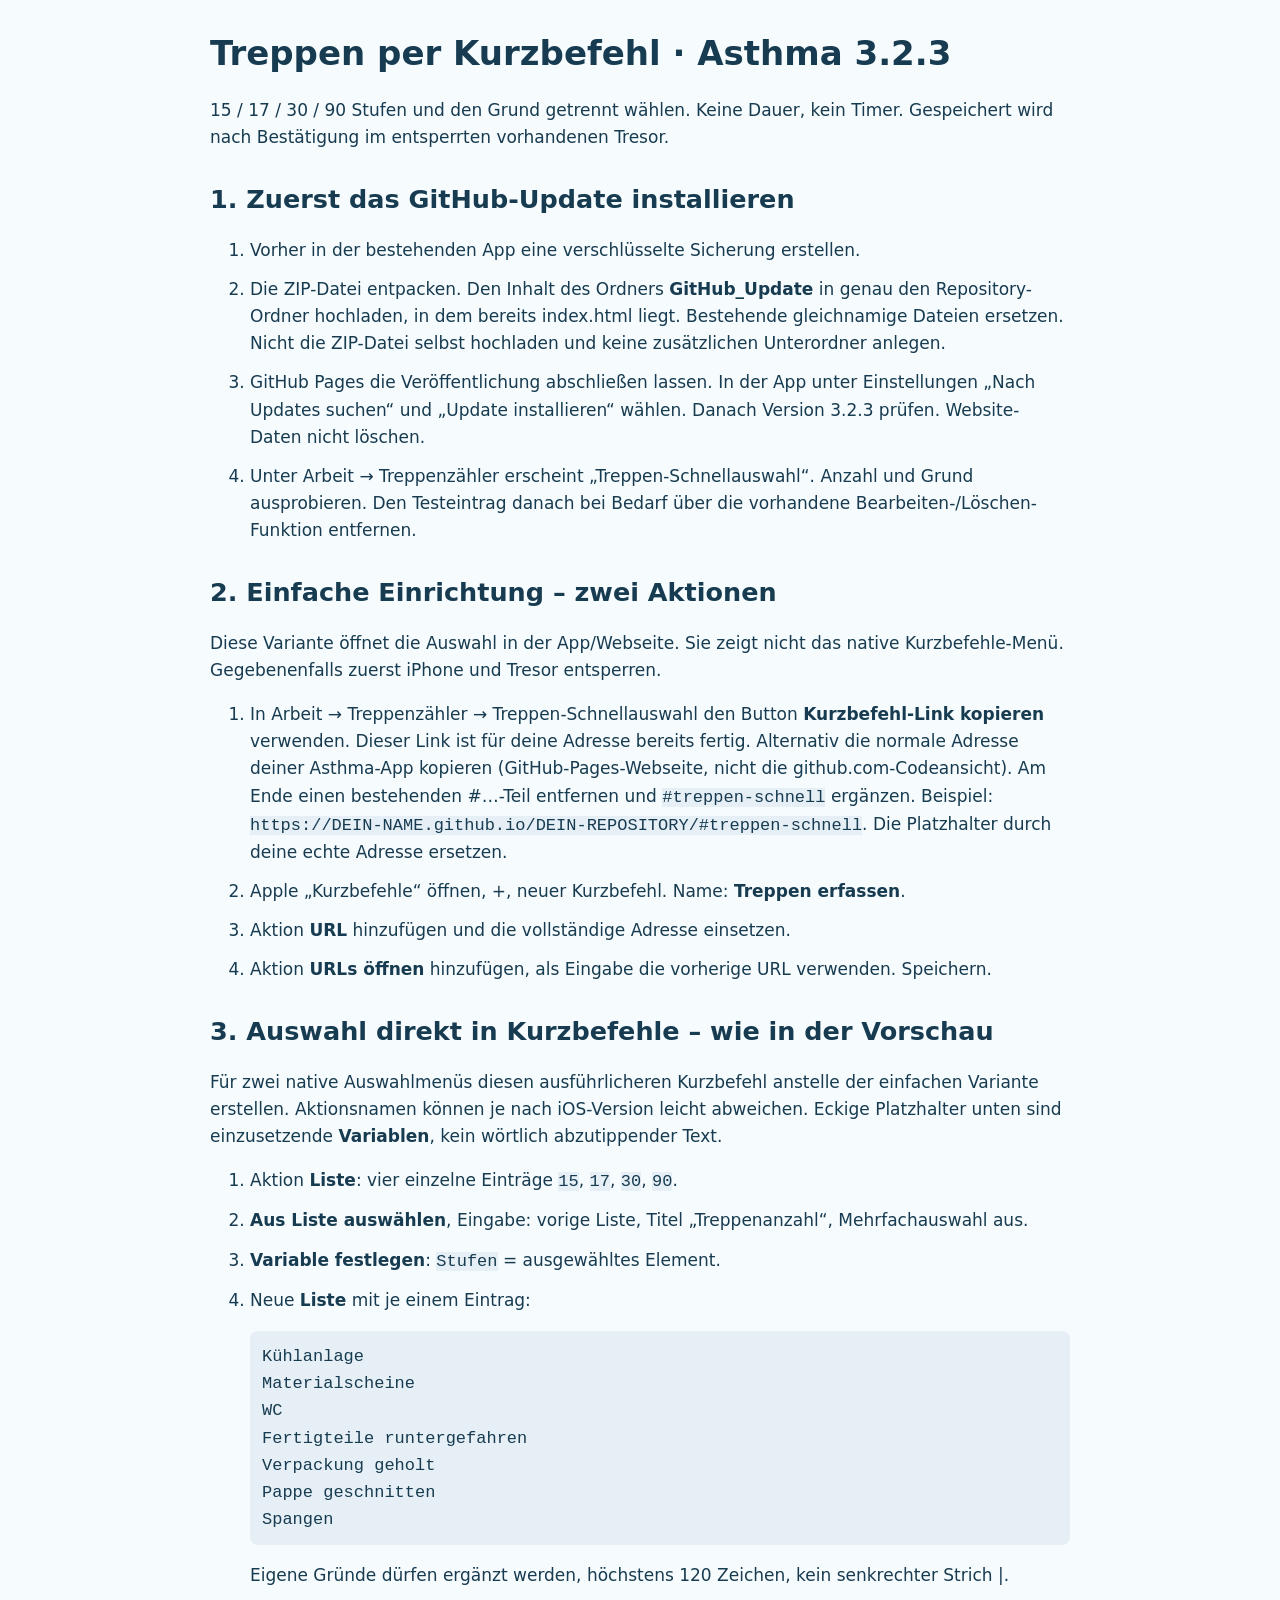
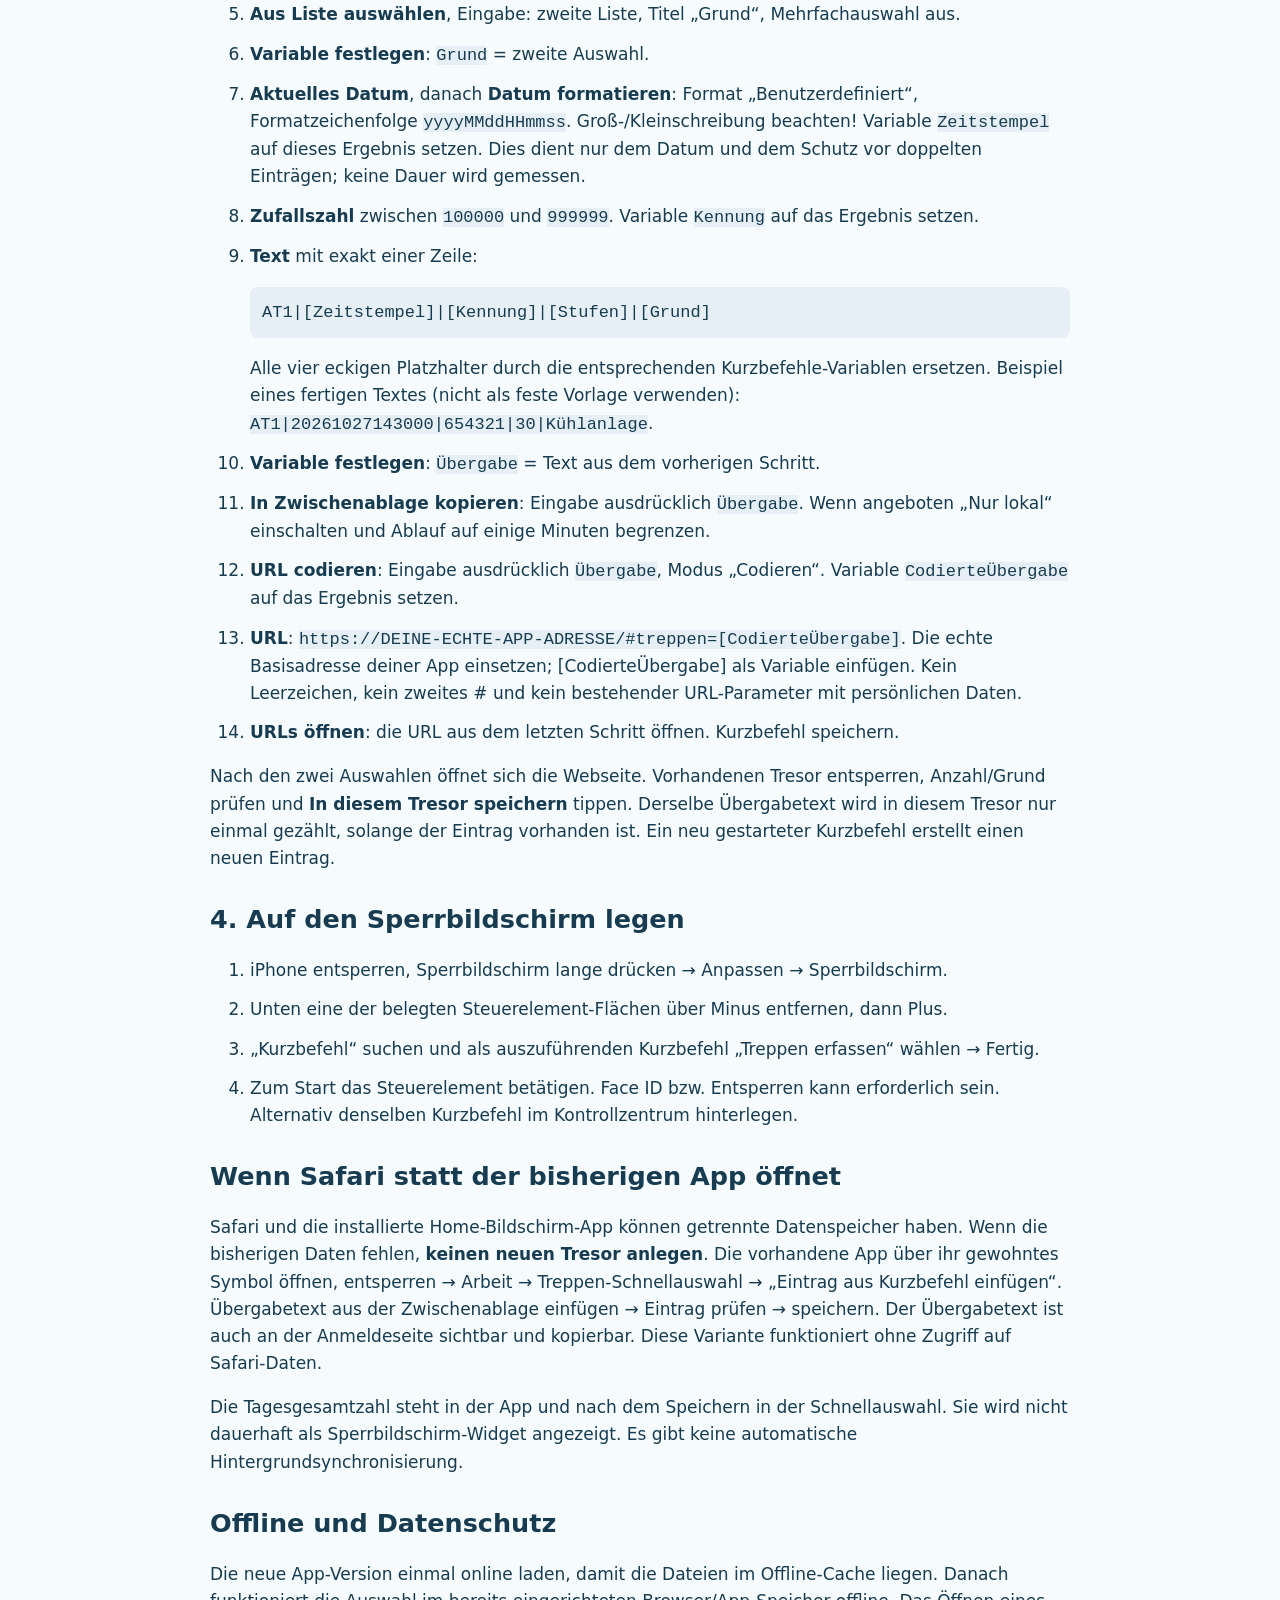
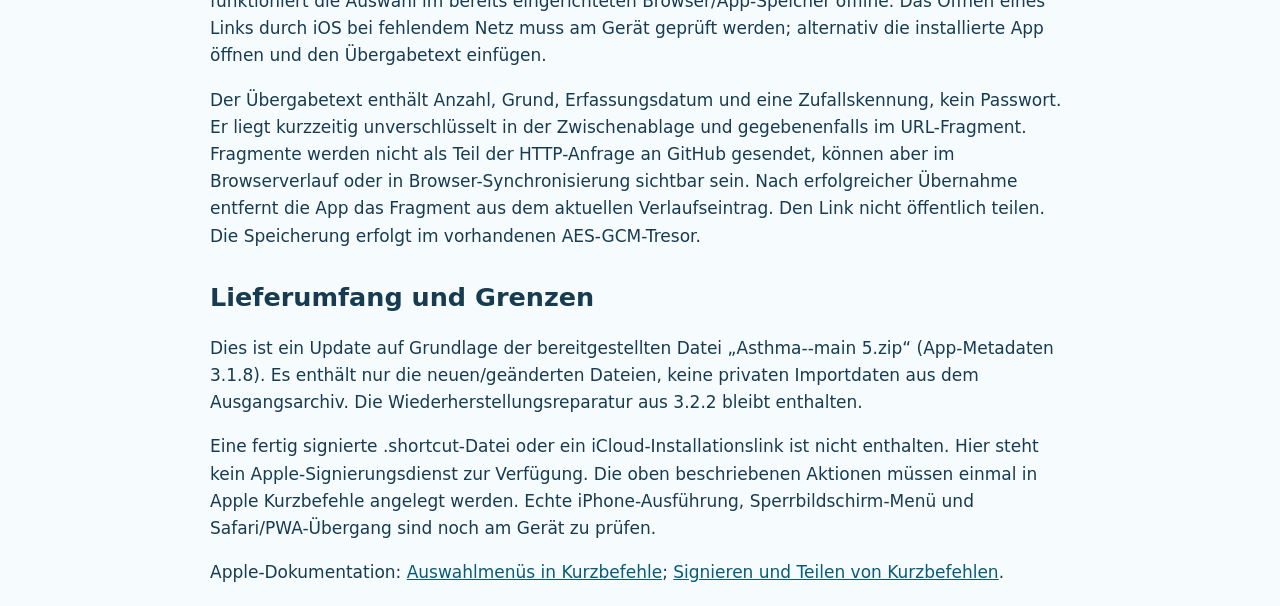
<file: KURZBEFEHLE_ANLEITUNG.html>
<!doctype html><html lang="de"><meta charset="utf-8"><meta name="viewport" content="width=device-width,initial-scale=1"><title>Asthma Treppen – Kurzbefehle einrichten</title><style>body{font:17px/1.6 system-ui,sans-serif;max-width:860px;margin:32px auto;padding:0 20px;color:#173b50;background:#f6fbfd}h1,h2{line-height:1.25}h2{margin-top:32px}li{margin:12px 0}code,pre{background:#e5eff5;overflow-wrap:anywhere;white-space:pre-wrap}pre{padding:12px;border-radius:8px}a{color:#075b77}</style><main><h1>Treppen per Kurzbefehl · Asthma 3.2.3</h1>
<p>15 / 17 / 30 / 90 Stufen und den Grund getrennt wählen. Keine Dauer, kein Timer. Gespeichert wird nach Bestätigung im entsperrten vorhandenen Tresor.</p>
<h2>1. Zuerst das GitHub-Update installieren</h2>
<ol><li>Vorher in der bestehenden App eine verschlüsselte Sicherung erstellen.</li><li>Die ZIP-Datei entpacken. Den Inhalt des Ordners <b>GitHub_Update</b> in genau den Repository-Ordner hochladen, in dem bereits index.html liegt. Bestehende gleichnamige Dateien ersetzen. Nicht die ZIP-Datei selbst hochladen und keine zusätzlichen Unterordner anlegen.</li><li>GitHub Pages die Veröffentlichung abschließen lassen. In der App unter Einstellungen „Nach Updates suchen“ und „Update installieren“ wählen. Danach Version 3.2.3 prüfen. Website-Daten nicht löschen.</li><li>Unter Arbeit → Treppenzähler erscheint „Treppen-Schnellauswahl“. Anzahl und Grund ausprobieren. Den Testeintrag danach bei Bedarf über die vorhandene Bearbeiten-/Löschen-Funktion entfernen.</li></ol>
<h2>2. Einfache Einrichtung – zwei Aktionen</h2>
<p>Diese Variante öffnet die Auswahl in der App/Webseite. Sie zeigt nicht das native Kurzbefehle-Menü. Gegebenenfalls zuerst iPhone und Tresor entsperren.</p>
<ol><li>In Arbeit → Treppenzähler → Treppen-Schnellauswahl den Button <b>Kurzbefehl-Link kopieren</b> verwenden. Dieser Link ist für deine Adresse bereits fertig. Alternativ die normale Adresse deiner Asthma-App kopieren (GitHub-Pages-Webseite, nicht die github.com-Codeansicht). Am Ende einen bestehenden #…-Teil entfernen und <code>#treppen-schnell</code> ergänzen. Beispiel: <code>https://DEIN-NAME.github.io/DEIN-REPOSITORY/#treppen-schnell</code>. Die Platzhalter durch deine echte Adresse ersetzen.</li><li>Apple „Kurzbefehle“ öffnen, +, neuer Kurzbefehl. Name: <b>Treppen erfassen</b>.</li><li>Aktion <b>URL</b> hinzufügen und die vollständige Adresse einsetzen.</li><li>Aktion <b>URLs öffnen</b> hinzufügen, als Eingabe die vorherige URL verwenden. Speichern.</li></ol>
<h2>3. Auswahl direkt in Kurzbefehle – wie in der Vorschau</h2>
<p>Für zwei native Auswahlmenüs diesen ausführlicheren Kurzbefehl anstelle der einfachen Variante erstellen. Aktionsnamen können je nach iOS-Version leicht abweichen. Eckige Platzhalter unten sind einzusetzende <b>Variablen</b>, kein wörtlich abzutippender Text.</p>
<ol>
<li>Aktion <b>Liste</b>: vier einzelne Einträge <code>15</code>, <code>17</code>, <code>30</code>, <code>90</code>.</li>
<li><b>Aus Liste auswählen</b>, Eingabe: vorige Liste, Titel „Treppenanzahl“, Mehrfachauswahl aus.</li>
<li><b>Variable festlegen</b>: <code>Stufen</code> = ausgewähltes Element.</li>
<li>Neue <b>Liste</b> mit je einem Eintrag: <pre>Kühlanlage
Materialscheine
WC
Fertigteile runtergefahren
Verpackung geholt
Pappe geschnitten
Spangen</pre>Eigene Gründe dürfen ergänzt werden, höchstens 120 Zeichen, kein senkrechter Strich |.</li>
<li><b>Aus Liste auswählen</b>, Eingabe: zweite Liste, Titel „Grund“, Mehrfachauswahl aus.</li>
<li><b>Variable festlegen</b>: <code>Grund</code> = zweite Auswahl.</li>
<li><b>Aktuelles Datum</b>, danach <b>Datum formatieren</b>: Format „Benutzerdefiniert“, Formatzeichenfolge <code>yyyyMMddHHmmss</code>. Groß-/Kleinschreibung beachten! Variable <code>Zeitstempel</code> auf dieses Ergebnis setzen. Dies dient nur dem Datum und dem Schutz vor doppelten Einträgen; keine Dauer wird gemessen.</li>
<li><b>Zufallszahl</b> zwischen <code>100000</code> und <code>999999</code>. Variable <code>Kennung</code> auf das Ergebnis setzen.</li>
<li><b>Text</b> mit exakt einer Zeile: <pre>AT1|[Zeitstempel]|[Kennung]|[Stufen]|[Grund]</pre>Alle vier eckigen Platzhalter durch die entsprechenden Kurzbefehle-Variablen ersetzen. Beispiel eines fertigen Textes (nicht als feste Vorlage verwenden): <code>AT1|20261027143000|654321|30|Kühlanlage</code>.</li>
<li><b>Variable festlegen</b>: <code>Übergabe</code> = Text aus dem vorherigen Schritt.</li>
<li><b>In Zwischenablage kopieren</b>: Eingabe ausdrücklich <code>Übergabe</code>. Wenn angeboten „Nur lokal“ einschalten und Ablauf auf einige Minuten begrenzen.</li>
<li><b>URL codieren</b>: Eingabe ausdrücklich <code>Übergabe</code>, Modus „Codieren“. Variable <code>CodierteÜbergabe</code> auf das Ergebnis setzen.</li>
<li><b>URL</b>: <code>https://DEINE-ECHTE-APP-ADRESSE/#treppen=[CodierteÜbergabe]</code>. Die echte Basisadresse deiner App einsetzen; [CodierteÜbergabe] als Variable einfügen. Kein Leerzeichen, kein zweites # und kein bestehender URL-Parameter mit persönlichen Daten.</li>
<li><b>URLs öffnen</b>: die URL aus dem letzten Schritt öffnen. Kurzbefehl speichern.</li>
</ol>
<p>Nach den zwei Auswahlen öffnet sich die Webseite. Vorhandenen Tresor entsperren, Anzahl/Grund prüfen und <b>In diesem Tresor speichern</b> tippen. Derselbe Übergabetext wird in diesem Tresor nur einmal gezählt, solange der Eintrag vorhanden ist. Ein neu gestarteter Kurzbefehl erstellt einen neuen Eintrag.</p>
<h2>4. Auf den Sperrbildschirm legen</h2>
<ol><li>iPhone entsperren, Sperrbildschirm lange drücken → Anpassen → Sperrbildschirm.</li><li>Unten eine der belegten Steuerelement-Flächen über Minus entfernen, dann Plus.</li><li>„Kurzbefehl“ suchen und als auszuführenden Kurzbefehl „Treppen erfassen“ wählen → Fertig.</li><li>Zum Start das Steuerelement betätigen. Face ID bzw. Entsperren kann erforderlich sein. Alternativ denselben Kurzbefehl im Kontrollzentrum hinterlegen.</li></ol>
<h2>Wenn Safari statt der bisherigen App öffnet</h2>
<p>Safari und die installierte Home-Bildschirm-App können getrennte Datenspeicher haben. Wenn die bisherigen Daten fehlen, <b>keinen neuen Tresor anlegen</b>. Die vorhandene App über ihr gewohntes Symbol öffnen, entsperren → Arbeit → Treppen-Schnellauswahl → „Eintrag aus Kurzbefehl einfügen“. Übergabetext aus der Zwischenablage einfügen → Eintrag prüfen → speichern. Der Übergabetext ist auch an der Anmeldeseite sichtbar und kopierbar. Diese Variante funktioniert ohne Zugriff auf Safari-Daten.</p>
<p>Die Tagesgesamtzahl steht in der App und nach dem Speichern in der Schnellauswahl. Sie wird nicht dauerhaft als Sperrbildschirm-Widget angezeigt. Es gibt keine automatische Hintergrundsynchronisierung.</p>
<h2>Offline und Datenschutz</h2>
<p>Die neue App-Version einmal online laden, damit die Dateien im Offline-Cache liegen. Danach funktioniert die Auswahl im bereits eingerichteten Browser/App-Speicher offline. Das Öffnen eines Links durch iOS bei fehlendem Netz muss am Gerät geprüft werden; alternativ die installierte App öffnen und den Übergabetext einfügen.</p>
<p>Der Übergabetext enthält Anzahl, Grund, Erfassungsdatum und eine Zufallskennung, kein Passwort. Er liegt kurzzeitig unverschlüsselt in der Zwischenablage und gegebenenfalls im URL-Fragment. Fragmente werden nicht als Teil der HTTP-Anfrage an GitHub gesendet, können aber im Browserverlauf oder in Browser-Synchronisierung sichtbar sein. Nach erfolgreicher Übernahme entfernt die App das Fragment aus dem aktuellen Verlaufseintrag. Den Link nicht öffentlich teilen. Die Speicherung erfolgt im vorhandenen AES-GCM-Tresor.</p>
<h2>Lieferumfang und Grenzen</h2>
<p>Dies ist ein Update auf Grundlage der bereitgestellten Datei „Asthma--main 5.zip“ (App-Metadaten 3.1.8). Es enthält nur die neuen/geänderten Dateien, keine privaten Importdaten aus dem Ausgangsarchiv. Die Wiederherstellungsreparatur aus 3.2.2 bleibt enthalten.</p>
<p>Eine fertig signierte .shortcut-Datei oder ein iCloud-Installationslink ist nicht enthalten. Hier steht kein Apple-Signierungsdienst zur Verfügung. Die oben beschriebenen Aktionen müssen einmal in Apple Kurzbefehle angelegt werden. Echte iPhone-Ausführung, Sperrbildschirm-Menü und Safari/PWA-Übergang sind noch am Gerät zu prüfen.</p>
<p>Apple-Dokumentation: <a href="https://support.apple.com/guide/shortcuts/apdd7bf369da/ios">Auswahlmenüs in Kurzbefehle</a>; <a href="https://developer.apple.com/videos/play/wwdc2021/10232/">Signieren und Teilen von Kurzbefehlen</a>.</p></main></html>
</file>
<file: styles.css>
:root{--ink:#183044;--dark:#123b52;--muted:#657783;--line:#e1eaf0;--bg:#f6f9fa;--white:#fff;--sea:#176f83;--teal:#d9f1ee;--pale:#e7f5f5;--accent:#29b7a5;--warning:#935e20;--gold:#fff3df;--shadow:0 7px 32px rgba(20,55,70,.055)}
*{box-sizing:border-box}html{scroll-behavior:smooth}body{margin:0;background:var(--bg);color:var(--ink);font-family:Inter,ui-sans-serif,-apple-system,BlinkMacSystemFont,"Segoe UI",Arial,sans-serif;line-height:1.58;-webkit-font-smoothing:antialiased}button,input,select{font:inherit}button{cursor:pointer}a{color:var(--sea)}.shell{max-width:1160px;padding-left:28px;padding-right:28px;margin:auto}.skip-link{position:absolute;transform:translateY(-200%);z-index:300;background:white;padding:14px}.skip-link:focus{transform:none}.topbar{height:86px;background:#fff;border-bottom:1px solid #e5eff2}.topbar-inner{height:100%;display:flex;align-items:center;justify-content:space-between;gap:20px}.brand{display:flex;align-items:center;gap:12px;text-decoration:none;color:var(--ink)}.brand-icon{width:45px;height:45px;display:grid;place-items:center;background:#def3f1;color:#10758a;border-radius:13px}.brand-icon svg{width:31px}.brand strong{font-size:20px;letter-spacing:-.6px;display:block;line-height:1.15}.brand small{display:block;color:#607583;font-size:11px;letter-spacing:.5px;margin-top:3px}.top-actions{display:flex;gap:15px;align-items:center}.connection{font-size:12px;color:#54717a}.connection:before{content:"";display:inline-block;width:7px;height:7px;margin-right:7px;border-radius:50%;background:#2db69f}.btn{border:0;border-radius:12px;font-weight:650;font-size:13px;padding:13px 18px;display:inline-flex;align-items:center;justify-content:center;gap:8px;white-space:nowrap;transition:.2s background,.2s transform}.btn:hover{transform:translateY(-1px)}.btn:focus-visible,button:focus-visible,input:focus-visible,select:focus-visible,summary:focus-visible,a:focus-visible{outline:3px solid #31aeaa;outline-offset:3px}.btn-ghost{background:#f0f7f8;color:#1f6174}.btn-ghost:hover,.btn-outline:hover{background:#dcecef}.btn-primary{background:var(--dark);color:white}.btn-primary:hover{background:#225b73}.btn-outline{background:white;border:1px solid #bbd0d7;color:#315b6b}.btn-text{background:transparent;color:#617c89;text-decoration:underline;text-underline-offset:3px}.compact{padding:10px 16px}.hero{background:radial-gradient(circle at 76% 54%,#246b7d 0,#16495e 36%,#123b52 75%);color:white;overflow:hidden}.hero-content{display:grid;grid-template-columns:1.28fr .72fr;gap:10px;align-items:center;min-height:365px}.hero-copy{padding:51px 0 49px}.eyebrow,.section-kicker{font-weight:750;font-size:11px;letter-spacing:1.6px;text-transform:uppercase}.eyebrow{color:#b5e9e4;display:flex;align-items:center;gap:9px}.tiny-dot{height:8px;width:8px;background:#63d6c6;border-radius:50%}.hero h1{font-size:clamp(38px,5vw,59px);letter-spacing:-2.5px;line-height:1.08;margin:15px 0 19px;font-weight:790}.hero h1 em{color:#91dfd8;font-style:normal}.hero p{font-size:15px;max-width:620px;color:#d6e8ee;margin:0;line-height:1.8}.hero-meta{display:flex;flex-wrap:wrap;gap:10px;margin-top:24px}.hero-meta span{border:1px solid #4f8695;background:#ffffff0f;border-radius:30px;padding:6px 12px;color:#dceff1;font-size:11px}.hero-illustration{height:310px;display:grid;place-items:center}.hero-illustration svg{width:min(340px,100%);filter:drop-shadow(0 17px 35px #0a26364d)}.main-layout{padding-top:27px;padding-bottom:64px}.panel{border-radius:19px;background:white;border:1px solid #e4edef;box-shadow:var(--shadow);padding:27px 29px;margin-bottom:28px}.section-heading{display:flex;justify-content:space-between;align-items:flex-start;gap:25px}.section-kicker{color:#178493;margin:0 0 7px}.section-heading h2{font-size:23px;letter-spacing:-.55px;line-height:1.3;margin:0 0 7px}.section-heading p:not(.section-kicker){font-size:13px;color:var(--muted);margin:0;max-width:740px}.shield{color:#176d73;background:#e8f7f4;border-radius:20px;padding:7px 12px;font-size:11px;font-weight:700;white-space:nowrap}.profile-grid{display:grid;grid-template-columns:1fr 1fr 1.2fr;gap:18px;margin-top:25px;align-items:stretch}.field label{display:block;font-size:12px;color:#385467;font-weight:760;margin-bottom:9px}.select-wrap{position:relative}.select-wrap:after{content:"⌄";position:absolute;right:15px;top:12px;font-size:19px;pointer-events:none;color:#607d8c}.field select{appearance:none;border:1px solid #d0dee5;background:#fbfdfd;border-radius:11px;width:100%;height:49px;color:#153b4e;font-weight:750;padding:0 37px 0 14px}.input-note{font-size:11px;color:#728693;line-height:1.48;margin:8px 0 0}.profile-result{background:linear-gradient(130deg,#e3f5f3,#eef8f8);border-radius:13px;padding:15px 17px;min-height:110px}.profile-result strong{font-size:13px;color:#17616b;display:block;margin-bottom:7px}.profile-result p{font-size:12px;margin:0;line-height:1.6;color:#48666c}.profile-result .tax{display:block;font-size:11px;color:#285c65;margin-top:8px;font-weight:700}.facts-strip{display:grid;grid-template-columns:repeat(3,1fr);border:1px solid #e0edef;background:#eef7f8;border-radius:17px;margin-bottom:38px;overflow:hidden}.mini-fact{display:flex;gap:17px;align-items:center;min-height:91px;padding:17px 23px;border-right:1px solid #d5e5e9}.mini-fact:last-child{border-right:0}.fact-num{color:#127a88;font-size:27px;letter-spacing:-1px;font-weight:820;white-space:nowrap}.mini-fact>span:last-child{font-size:12px;line-height:1.4;color:#54707f}.explore{margin-bottom:32px}.explore-heading{margin-bottom:20px;align-items:center}.controls{background:white;border:1px solid #e4ecef;border-radius:17px;box-shadow:var(--shadow);padding:20px 21px 10px;margin-bottom:18px}.search-wrap{display:flex;align-items:center;background:#f6fafb;border:1px solid #d6e5e9;border-radius:11px;padding:0 12px;gap:10px;height:51px}.search-wrap>span{font-size:29px;color:#7191a1;line-height:1}.search-wrap input{width:100%;border:none;outline:0;background:transparent;font-size:13px;color:#1b3d4e}.search-wrap input:focus-visible{outline:0}.search-wrap:focus-within{outline:3px solid #d3eee9}.search-wrap input::placeholder{color:#91a2ab}.clear{border:0;background:none;color:#66828d;font-size:22px}.tabs{display:flex;gap:8px;align-items:center;overflow-x:auto;padding:18px 0 18px;scrollbar-width:thin}.tab{flex:0 0 auto;border:1px solid #d7e5e8;background:#fff;border-radius:8px;font-size:12px;color:#536c7b;font-weight:660;padding:9px 13px}.tab:hover{background:#eff7f8}.tab.active{color:white;background:#1b6579;border-color:#1b6579}.tab #saved-count{font-size:10px;margin-left:4px;background:#f1f6f7;border-radius:30px;padding:2px 5px;color:#425b68}.tab.active #saved-count{background:#e2f5f4;color:#1e5f69}.results-head{display:flex;justify-content:space-between;gap:12px;border-top:1px solid #eaf0f2;padding:11px 1px 0;color:#788e9b;font-size:11px}.result-legend{display:flex;align-items:center;gap:6px}.legend-dot{height:8px;width:8px;border-radius:50%;display:inline-block}.legend-dot.yes{background:#28a18f}.legend-dot.check{background:#daa24b;margin-left:12px}.cards{display:grid;grid-template-columns:repeat(3,minmax(0,1fr));gap:15px}.card{min-width:0;display:flex;flex-direction:column;background:#fff;border:1px solid #e4edf0;border-radius:15px;padding:19px;box-shadow:var(--shadow)}.card-top{display:flex;justify-content:space-between;align-items:center;margin-bottom:8px;gap:10px}.category-tag{font-size:10px;font-weight:750;letter-spacing:.45px;text-transform:uppercase;color:#2d7782;background:#e9f6f6;padding:5px 10px;border-radius:5px}.save-btn{height:31px;width:31px;border-radius:9px;border:1px solid #dfebee;background:#fff;color:#8da0a8;font-size:24px;line-height:1}.save-btn.saved{color:#c39129;background:#fff7e5;border-color:#f2dfb9}.card h3{line-height:1.33;font-size:17px;letter-spacing:-.25px;margin:2px 0 10px}.card-summary{font-size:12.5px;color:#5c7280;line-height:1.65;margin:0 0 14px;flex-grow:1}.status{display:inline-flex;align-items:center;align-self:flex-start;font-weight:700;font-size:11px;line-height:1.35;border-radius:7px;padding:7px 9px;margin-bottom:17px}.status.eligible{background:#e7f7ee;color:#176844}.status.check{background:#fff4e4;color:#90612a}.status.not{background:#eff3f6;color:#637787}.status.info{background:#eaf4fc;color:#2d688a}.card-detail{border-top:1px solid #edf1f2;padding-top:12px;margin-top:auto}.card-detail summary{display:flex;list-style:none;align-items:center;justify-content:space-between;gap:10px;cursor:pointer;color:#17657a;font-size:12px;font-weight:750}.card-detail summary::-webkit-details-marker{display:none}.card-detail summary span{font-size:17px}.card-detail[open] summary span{transform:rotate(180deg)}.details-body{border-top:1px solid #edf1f2;margin-top:12px;padding-top:14px}.card-body{margin:0 0 15px;font-size:12px;line-height:1.72;color:#4b6370;white-space:pre-line}.card-sources strong{font-size:10px;text-transform:uppercase;letter-spacing:1px;color:#6b8794;display:block;margin-bottom:8px}.card-sources .links{display:grid;gap:7px}.card-sources a{color:#176e84;font-size:11px;overflow-wrap:anywhere;text-decoration:underline;text-underline-offset:2px}.card-sources a:after{content:' ↗'}.empty{padding:50px 20px;text-align:center;border:1px dashed #cedfe5;border-radius:15px;background:white}.empty h3{margin:0 0 6px}.empty p{color:#718694;font-size:13px}.step-grid{display:grid;grid-template-columns:repeat(4,1fr);gap:15px;margin-top:25px}.step-grid article{border:1px solid #e5edef;background:#fafcfc;border-radius:13px;padding:18px}.step-grid article>span{display:grid;place-items:center;height:31px;width:31px;background:#daefeb;color:#116f78;border-radius:9px;font-weight:850;margin-bottom:12px}.step-grid h3{font-size:13px;margin:0 0 6px}.step-grid p{font-size:12px;color:#69808d;margin:0;line-height:1.65}.source-list{display:grid;grid-template-columns:1fr 1fr;gap:9px 16px;margin-top:23px}.source-item{display:flex;justify-content:space-between;align-items:center;gap:12px;border:1px solid #e8f0f2;padding:10px 13px;border-radius:9px;color:#28687a;text-decoration:none;background:#fbfdfd;font-size:12px}.source-item:hover{background:#eff7f9}.source-item span{color:#839aa5;font-size:15px}.muted{color:#738995!important}.note{font-size:11px;margin:18px 0 0;line-height:1.65}.version-chip{border-radius:8px;padding:5px 10px;background:#e8f4f5;color:#1f6b75;font-size:12px;font-weight:750}.settings-row{margin-top:20px;display:flex;gap:22px;justify-content:space-between;align-items:center}.settings-row strong{font-size:14px}.settings-row p{font-size:12px;color:#66808d;max-width:680px;margin:5px 0}.update-status{font-size:12px;background:#f5f9fa;border-radius:9px;padding:12px 13px;margin:19px 0 0;color:#496b78}.settings-actions{display:flex;gap:8px;flex-wrap:wrap;margin-top:10px}.privacy{margin-top:14px;font-size:11px;line-height:1.7}footer{background:#113b50;color:white;padding:27px 0}.footer-inner{display:flex;justify-content:space-between;gap:20px}.footer-inner strong{font-size:14px}.footer-inner p{color:#c3d9df;font-size:11px;line-height:1.7;max-width:740px;margin:5px 0 0}.footer-inner>div:last-child{display:flex;align-items:center;gap:22px;white-space:nowrap;font-size:12px}.footer-inner a{color:#dcefee;text-decoration:none}.footer-inner span{color:#b5d3da}
@media(max-width:960px){.cards{grid-template-columns:repeat(2,1fr)}.profile-grid{grid-template-columns:1fr 1fr}.profile-result{grid-column:1/-1}.step-grid{grid-template-columns:1fr 1fr}.hero-content{grid-template-columns:1.3fr .7fr}.hero h1{font-size:47px}}
@media(max-width:620px){.shell{padding-left:17px;padding-right:17px}.topbar{height:72px}.brand-icon{height:39px;width:39px}.brand strong{font-size:17px}.brand small{font-size:9px}.connection{display:none}.btn.compact{padding:9px 12px;font-size:11px}.btn.compact span{display:none}.hero-content{min-height:auto;grid-template-columns:1fr}.hero-copy{padding:39px 0}.hero h1{font-size:39px;letter-spacing:-1.7px}.hero p{font-size:13px}.hero-meta{gap:6px;margin-top:21px}.hero-meta span{font-size:10px;padding:5px 9px}.hero-illustration{display:none}.main-layout{padding-top:17px}.panel{padding:21px 18px;border-radius:15px;margin-bottom:17px}.section-heading{flex-direction:column;gap:12px}.section-heading h2{font-size:20px}.shield{font-size:10px}.profile-grid{grid-template-columns:1fr;gap:14px;margin-top:17px}.profile-result{grid-column:auto}.facts-strip{grid-template-columns:1fr;gap:0;margin-bottom:25px}.mini-fact{min-height:68px;padding:12px 18px;border-right:0;border-bottom:1px solid #d5e5e9}.mini-fact:last-child{border-bottom:0}.fact-num{font-size:23px;min-width:58px}.explore-heading .btn{align-self:flex-start}.controls{padding:14px 13px 8px}.tabs{padding:13px 0}.results-head{flex-direction:column;gap:5px}.cards{grid-template-columns:1fr}.card{padding:18px}.step-grid,.source-list{grid-template-columns:1fr}.settings-row{align-items:flex-start;flex-direction:column}.footer-inner{flex-direction:column}.footer-inner>div:last-child{gap:15px}.result-legend{flex-wrap:wrap}}
@media(prefers-reduced-motion:reduce){html{scroll-behavior:auto}*{transition:none!important}}
[hidden]{display:none!important}

/* Antragszentrum, Version 1.1.0 */
.hero-apply{margin-top:23px;background:#dbf5ee;color:#174554;text-decoration:none}.hero-apply:hover{background:#fff}
.application-note{background:#eef8f8;border-left:4px solid #278a8e;padding:13px 15px;border-radius:8px;margin:20px 0;font-size:13px;color:#3a6370}
.application-tools{display:grid;grid-template-columns:2fr 1fr;gap:13px;margin-top:19px}.application-tools label{font-size:12px;font-weight:750;color:#36596a}.application-tools input,.application-tools select,.application-form input,.application-form textarea{display:block;width:100%;padding:12px;border:1px solid #cbdde3;border-radius:9px;background:white;color:#183044;font-size:13px;margin-top:6px}.application-count{font-size:12px;margin:17px 0}.application-list{display:grid;grid-template-columns:repeat(2,minmax(0,1fr));gap:13px}.application-item{border:1px solid #dce8eb;background:#fcfefe;border-radius:13px;padding:16px;min-width:0}.application-item h3{font-size:16px;line-height:1.35;margin:8px 0}.application-item p{color:#56717f;font-size:12px;margin:7px 0;line-height:1.6}.application-item .app-category{font-size:10px;font-weight:800;letter-spacing:.4px;color:#177989;text-transform:uppercase}.application-item .app-path{font-weight:700;color:#284d5d}.application-item .app-buttons{display:flex;flex-wrap:wrap;gap:8px;margin-top:15px}.application-item a,.application-item button{font-size:11px;padding:10px 12px}.application-item details{font-size:12px;margin-top:11px;color:#385f6b}.application-item summary{cursor:pointer;font-weight:700}.application-item .application-help{line-height:1.7}.application-item .application-help strong{font-size:11px}.application-editor{margin-top:23px;border-top:2px solid #cfe8e9;padding-top:22px;scroll-margin-top:15px}.application-editor h3{margin:3px 0;font-size:20px}.application-form{display:grid;grid-template-columns:repeat(2,1fr);gap:14px;margin:18px 0}.application-form label{font-size:12px;font-weight:750;color:#385467}.application-form .wide{grid-column:1/-1}.application-form textarea{min-height:80px;resize:vertical}.application-disclaimer{font-size:12px;color:#835922;background:#fff7e6;padding:12px;border-radius:8px}.application-preview{white-space:pre-wrap;border:1px solid #e0e7ec;background:#fff;padding:20px;border-radius:9px;line-height:1.8;font-size:13px;margin:16px 0;color:#243d4c}.application-buttons{display:flex;gap:10px;flex-wrap:wrap}.application-editor [hidden]{display:none}
#antrag-print{display:none}
@media(max-width:750px){.application-list{grid-template-columns:1fr}.application-tools{grid-template-columns:1fr}.application-form{grid-template-columns:1fr}.application-form .wide{grid-column:1}.application-buttons .btn{flex:1}}
@media print{body{background:white!important}body>*:not(#antrag-print){display:none!important}#antrag-print{display:block!important;padding:12mm 9mm;max-width:185mm;white-space:pre-wrap;font-size:12pt;line-height:1.65;color:#000}#antrag-print::first-line{font-weight:bold} @page{margin:12mm}}

.app-more{display:flex;margin:18px auto 0;min-width:220px}

/* Persönlicher Bereich 1.2.0 – kompakt, barrierearm, responsiv */
.my-area{scroll-margin-top:15px}.my-tabs{display:flex;gap:8px;overflow-x:auto;padding:20px 0 23px;margin:6px 0 10px;border-bottom:1px solid var(--line)}.my-tab{flex:0 0 auto;background:#f5f9fa;border:1px solid #d7e5e8;border-radius:10px;color:#3c6270;font-size:12px;font-weight:750;padding:12px 15px}.my-tab.active{background:#1b6579;color:#fff;border-color:#1b6579}.my-panel{padding:3px 0 8px}.my-panel h3{font-size:19px;margin:17px 0 6px;color:#203d50}.my-topline{display:flex;justify-content:space-between;align-items:center;flex-wrap:wrap;gap:10px;margin-bottom:14px}.my-topline h3{margin:6px 0}.my-stats{display:grid;grid-template-columns:repeat(4,minmax(0,1fr));gap:10px;margin:13px 0 25px}.my-stat{padding:15px;background:#f0f8f9;border:1px solid #d7e9e9;border-radius:12px;display:flex;flex-direction:column;gap:4px}.my-stat-value{font-size:24px;font-weight:850;color:#126a78;line-height:1.15}.my-stat-label{font-size:11px;color:#536e78}.my-stat.urgent{background:#fff6e8;border-color:#e9d9b6}.my-stat.urgent .my-stat-value{color:#996019}.my-grid{display:grid;grid-template-columns:repeat(2,minmax(0,1fr));gap:13px}.my-grid label,.my-filter-grid label,.my-editor>label{display:block;font-weight:700;font-size:12px;color:#395d6a}.my-grid label.wide,.my-grid .wide{grid-column:1/-1}.my-grid input,.my-grid select,.my-grid textarea,.my-filter-grid input,.my-filter-grid select,.my-editor>label>input{width:100%;display:block;margin-top:6px;border:1px solid #c9dce3;border-radius:9px;background:white;color:#183044;padding:11px;font-size:13px;min-height:44px}.my-grid textarea{resize:vertical}.my-filter-grid{display:grid;grid-template-columns:2fr 1fr;gap:12px;margin:22px 0 14px}.my-editor{margin:20px 0 23px;padding:18px;background:#f9fcfd;border:1px solid #dbe8ec;border-radius:13px;scroll-margin-top:20px}.my-actions{display:flex;align-items:center;flex-wrap:wrap;gap:9px;margin:13px 0 0}.my-actions .btn{padding:9px 13px;font-size:12px}.my-list{display:grid;grid-template-columns:repeat(2,minmax(0,1fr));gap:12px;margin:17px 0 12px}.my-item{border:1px solid #dfebed;border-radius:12px;padding:16px;background:#fff;min-width:0}.my-item-head{display:flex;align-items:flex-start;justify-content:space-between;gap:11px;flex-wrap:wrap}.my-item h4{font-size:15px;margin:0 0 7px;overflow-wrap:anywhere;line-height:1.42}.my-item-meta{font-size:12px;color:#5c7580;white-space:pre-line;overflow-wrap:anywhere;margin:6px 0}.my-status{font-size:11px;font-weight:750;background:#e3f5f4;color:#12687c;border-radius:20px;padding:4px 10px}.my-deadline{font-size:12px;font-weight:750;color:#245c6b;margin:8px 0}.my-deadline.urgent{color:#a85e14}.my-empty{padding:18px;color:#6d8590;font-size:13px;grid-column:1/-1;background:#f7fbfc;border:1px dashed #cee1e7;border-radius:10px}.my-message{min-height:1.5em;font-size:13px;color:#187583;font-weight:700;margin:13px 0}.my-message.error,.private-error{color:#963922}.private-error{border:1px solid #f0c0b5;border-radius:9px;background:#fff5f2;padding:15px;margin:18px 0}.my-divider{border-top:1px solid #deeaee;margin:27px 0 20px}.diary-chart{margin:20px 0;background:#f9fdfd;border:1px solid #d8e7ec;border-radius:13px;padding:12px 15px}.diary-chart h4{margin:2px 0 8px;font-size:14px}.my-panel p{overflow-wrap:anywhere}
@media(max-width:750px){.my-stats{grid-template-columns:repeat(2,minmax(0,1fr))}.my-list{grid-template-columns:1fr}.my-filter-grid,.my-grid{grid-template-columns:1fr}.my-grid .wide{grid-column:auto}.my-area{padding:19px 15px}.my-editor{padding:14px}.my-tab{padding:11px 13px}.my-actions .btn{white-space:normal}.my-topline h3{font-size:17px}}

.hero-private{margin:23px 0 0 6px;background:transparent;color:white;border-color:#a9d8dc;text-decoration:none}.hero-private:hover{background:#1e5870}
@media(max-width:590px){.hero-private{margin:10px 0 0;display:flex;max-width:315px}.hero-apply{max-width:315px;white-space:normal;text-align:center}}

.my-export-tools{justify-content:flex-end;margin-top:-4px}.my-export-tools .btn{font-size:11px;padding:10px 13px}@media(max-width:620px){.my-export-tools{justify-content:stretch}.my-export-tools .btn{flex:1}}


/* Individuelle Lungenfunktionswerte und unverbindliche Hilfefindung – v1.3.0 */
.lung-field{grid-column:1/-1;border:1px solid #c9e3e5;background:#f4faf9;border-radius:15px;padding:20px;min-width:0}
.lung-head{display:flex;justify-content:space-between;align-items:center;gap:15px}.lung-head h3{font-size:18px;color:#1c4657;margin:0}.lung-field .input-note{font-size:12px;color:#577883;line-height:1.5;margin:8px 0 0}.lung-values{display:grid;grid-template-columns:repeat(2,minmax(0,1fr));gap:15px;margin-top:19px}.lung-control{border:1px solid #deebeb;background:white;border-radius:13px;padding:15px;min-width:0}.lung-control label,.lung-extra label{display:block;font-size:13px;font-weight:750;color:#355666;margin-bottom:8px}.lung-number-wrap{display:flex;align-items:center;gap:9px}.lung-number-wrap input{width:100%;min-width:0;font-size:22px;font-weight:750;color:#145566;background:#fff;border:1px solid #bed7dc;border-radius:9px;padding:8px 10px;min-height:45px}.lung-number-wrap span{font-weight:800}.lung-number-wrap button{border:0;background:#e7f2f3;color:#175768;border-radius:8px;padding:10px 13px;font-size:12px;cursor:pointer}.lung-control input[type=range]{width:100%;margin:17px 0 3px;accent-color:#18788a;cursor:pointer}.lung-extra{margin-top:15px}.lung-extra input{padding:10px 12px;border-radius:8px;border:1px solid #bfd7db;background:white;color:#254955;font-size:13px;min-height:44px}.lung-symptoms{margin-top:17px;border:1px solid #cfe4e6;border-radius:11px;padding:14px;display:grid;grid-template-columns:repeat(2,minmax(0,1fr));gap:11px}.lung-symptoms legend{padding:0 5px;font-size:12px;color:#315769;font-weight:800}.lung-symptoms label{font-size:12px;line-height:1.5;display:flex;align-items:center;gap:8px;color:#355e6b;cursor:pointer}.lung-symptoms input{width:18px;height:18px;flex:none;accent-color:#177486}.lung-profile-status{margin-top:15px;padding:13px;background:#e4f4f3;border-radius:9px;color:#205463;line-height:1.65;font-size:12px}.lung-legal-note{font-size:12px;background:#eef6f8;padding:13px 15px;border-radius:9px;color:#3b6571;margin:18px 0 17px}.lung-recommendation-results{display:grid;grid-template-columns:repeat(2,minmax(0,1fr));gap:13px}.lung-reco{min-width:0;background:#fff;border:1px solid #d8e8ec;border-radius:12px;padding:16px;display:flex;flex-direction:column;gap:9px}.lung-reco-category{font-size:10px;font-weight:800;color:#13748a;letter-spacing:.4px;text-transform:uppercase}.lung-reco h3{font-size:15px;line-height:1.4;margin:0;color:#254759}.lung-reco p{font-size:12px;line-height:1.6;color:#597580;margin:0}.lung-reco-target{font-weight:700;color:#345a6b!important}.lung-reco-actions{display:flex;flex-wrap:wrap;gap:7px;margin-top:auto;padding-top:4px}.lung-reco-actions .btn{font-size:11px;padding:10px 12px}.lung-sources{font-size:12px;color:#547481;line-height:1.7;margin-top:19px}.lung-sources a{color:#17687f}.lung-jump-highlight{border:2px solid #21879a!important;box-shadow:0 0 0 3px #d2f5f2}.lung-recommendations{scroll-margin-top:14px}
@media(max-width:740px){.footer-inner>div:last-child{flex-wrap:wrap;white-space:normal;overflow-wrap:anywhere}.lung-values,.lung-recommendation-results{grid-template-columns:1fr}.lung-symptoms{grid-template-columns:1fr}.lung-field{padding:15px}.lung-head h3{font-size:16px}.lung-number-wrap input{font-size:18px}.lung-reco-actions .btn{flex:1}.lung-head{align-items:flex-start;flex-wrap:wrap}}

/* v1.4 Befundscanner: auf Mobilgeräten ohne seitlichen Überlauf nutzbar */
.scan-panel{grid-column:1/-1;border:1px solid #a8cfd0;background:#f3faf9;border-radius:16px;padding:clamp(14px,3vw,22px);margin:16px 0;min-width:0}
.scan-panel h3,.scan-panel h4{margin:0 0 6px;color:#123b52}
.scan-panel-head{display:flex;flex-wrap:wrap;justify-content:space-between;align-items:start;gap:10px}
.scan-panel .input-note{line-height:1.55}
.scan-actions{display:flex;gap:10px;flex-wrap:wrap;align-items:center;margin:12px 0}
.scan-file-button{position:relative;cursor:pointer;display:inline-flex;align-items:center;justify-content:center;min-height:42px}
.scan-file-button input{position:absolute;inset:0;width:100%;height:100%;opacity:0;cursor:pointer;z-index:1}
.scan-picked{display:flex;align-items:start;gap:12px;padding:12px;border-radius:12px;background:#fff;border:1px solid #cddfe2;margin:14px 0}
.scan-picked[hidden],.scan-review[hidden]{display:none!important}
.scan-picked img{max-width:160px;max-height:170px;width:auto;height:auto;object-fit:contain;border-radius:6px;border:1px solid #dce6e8}
.scan-picked>div{min-width:0;flex:1}.scan-picked p{overflow-wrap:anywhere;margin:0 0 10px}
.scan-picked button{margin:3px}
.scan-status{min-height:28px;padding:9px 11px;background:#e5f0f3;border-radius:8px;line-height:1.5;color:#234451}
.scan-error{background:#fff2ec;color:#87420c}
.scan-review{background:white;border:1px solid #b6d0d4;border-radius:12px;padding:15px;margin-top:12px;min-width:0}
.scan-fields{display:grid;grid-template-columns:repeat(2,minmax(0,1fr));gap:12px;margin:12px 0}
.scan-fields label,.scan-panel .field{display:flex;flex-direction:column;gap:6px;min-width:0;font-weight:600;font-size:.93rem}
.scan-fields input,.scan-panel select,.scan-text textarea,.lung-liters input{box-sizing:border-box;display:block;width:100%;max-width:100%;min-width:0;padding:12px;border:1px solid #abc6cb;border-radius:8px;background:#fff;color:#183e4a;font:inherit}
.scan-text{margin:12px 0;border:1px solid #d2e1e5;border-radius:10px;padding:12px}
.scan-text summary{cursor:pointer;font-weight:650}.scan-text textarea{margin:10px 0;resize:vertical;font-family:ui-monospace,monospace}
.lung-liters{margin-top:12px}
@media(max-width:600px){.scan-fields{grid-template-columns:1fr}.scan-picked{flex-direction:column}.scan-picked img{max-width:100%;max-height:220px}.scan-actions .btn{flex:1 1 150px}.scan-review{padding:12px}}
@media(max-width:359px){#forget,#apply-more{width:100%;max-width:100%;box-sizing:border-box;white-space:normal;overflow-wrap:anywhere}}

/* Version 1.5.0: klare Navigation und getrennte Seiten */
[hidden]{display:none!important}
:root{--suite-focus:#166c84;--suite-soft:#eff8f8}
.topbar{height:75px}.topbar-inner{max-width:1350px}
.app-nav{position:sticky;top:0;z-index:100;background:#fff;border-bottom:1px solid #dce8eb;box-shadow:0 7px 15px #16384c09}
.nav-scroll{max-width:1350px;display:flex;align-items:center;gap:5px;padding-top:8px;padding-bottom:8px;overflow-x:auto;scrollbar-width:thin}
.nav-item{flex:0 0 auto;border:0;background:transparent;color:#4c6471;font-size:13px;font-weight:730;border-radius:11px;padding:10px 15px;min-height:42px}
.nav-item:hover{background:#ecf5f6}.nav-active{background:#134960!important;color:#fff!important}
.main-layout{max-width:1210px;padding-top:27px;min-height:65vh}.main-layout>.panel,.main-layout>.explore{margin-bottom:20px}
.hero[data-nav-page="start"]{min-height:280px}.hero-content{min-height:275px}.hero-copy{padding:33px 0}.hero h1{font-size:clamp(33px,4vw,48px)}.hero-meta{margin-top:16px}.hero p{max-width:680px}
.suite-dashboard h3{font-size:17px;margin:24px 0 12px;color:#183c4c}
.suite-stats{display:grid;grid-template-columns:repeat(4,minmax(0,1fr));gap:12px;margin:23px 0}.suite-stats article{background:#f0f7f8;border:1px solid #deebed;padding:17px;border-radius:14px;display:flex;flex-direction:column;gap:4px;min-width:0}.suite-stats strong{color:#11495b;font-size:24px;letter-spacing:-.7px}.suite-stats span{font-size:12px;color:#58737e}
.suite-launcher{display:grid;grid-template-columns:repeat(3,minmax(0,1fr));gap:12px;margin-top:14px}.suite-launcher>button{display:flex;flex-direction:column;align-items:flex-start;justify-content:center;gap:4px;text-align:left;border:1px solid #dce9ed;background:#fff;border-radius:14px;padding:17px;min-height:100px;min-width:0;color:#23485c}.suite-launcher>button:hover{background:#ebf7f6;border-color:#b9d9dc}.suite-launcher>button:focus-visible{outline:3px solid #3cbdbb}.suite-launcher button>span{font-size:22px;color:#14798c}.suite-launcher strong{font-size:14px}.suite-launcher small{font-size:11px;color:#718795;white-space:normal}
.suite-emergency{font-size:13px;background:#fff5ed;border:1px solid #f6dbc1;color:#885116;padding:13px 16px;border-radius:11px;margin-top:24px}.suite-emergency a{font-weight:750;color:#9a3f28}
.suite-divider{border-top:1px solid #e3edef;margin:28px 0}
.suite-toolbar{display:flex;flex-wrap:wrap;justify-content:space-between;align-items:center;gap:12px;margin:17px 0}.suite-toolbar h3{margin:0;font-size:18px}
.suite-controls{display:flex;flex-wrap:wrap;gap:12px;margin:15px 0}.suite-controls label,.suite-form label{font-size:13px;font-weight:700;display:flex;flex-direction:column;gap:7px;color:#355566;min-width:0}
.suite-controls select,.suite-form input:not([type=checkbox]),.suite-form select,.suite-form textarea{width:100%;background:white;border:1px solid #c9dce2;border-radius:10px;padding:11px 13px;min-height:44px;color:#173f51;font:inherit;font-weight:450}
.suite-controls select{min-height:39px}.suite-controls label{min-width:190px}.suite-form{display:grid;grid-template-columns:repeat(2,minmax(0,1fr));gap:15px;margin:20px 0;align-items:end}.suite-wide{grid-column:1/-1}.suite-form>.btn{justify-self:start}.suite-form>.suite-actions{grid-column:1/-1}
.suite-subpanel{border:1px solid #dfebee;border-radius:15px;padding:20px;background:#fbfdfd;margin-top:22px;min-width:0}.suite-subpanel h3{margin:0 0 8px}.suite-subpanel p{font-size:13px;line-height:1.65}.suite-list{display:grid;gap:11px;margin:16px 0}.suite-record{border:1px solid #e3ebee;border-radius:13px;background:white;padding:14px 16px;font-size:13px;min-width:0;overflow-wrap:anywhere}.suite-record strong{display:block;font-size:13px;color:#204b5c}.suite-record p{font-size:12px;color:#526b78;line-height:1.6;margin:8px 0}.suite-record .btn{margin-top:8px}.suite-muted{color:#6b818d;font-size:12px}.suite-msg{padding:11px 0;font-size:12px;color:#4c7383;white-space:pre-line}.suite-error{color:#a83d36}.suite-alert{background:#fff3dc;border-left:4px solid #bb8c4d;padding:12px;border-radius:8px;font-size:12px}
.suite-actions{display:flex;flex-wrap:wrap;gap:9px;margin:14px 0}.suite-actions>*{max-width:100%}.suite-subnav{display:flex;gap:7px;flex-wrap:wrap;padding:18px 0;margin-top:10px}.suite-subnav button{border:1px solid #c9e0e5;border-radius:10px;background:white;padding:10px 15px;color:#326478;font-weight:700;font-size:12px}.suite-subnav .suite-subnav-active{background:#15576b;color:white}
.suite-checks{display:flex;flex-wrap:wrap;gap:13px;margin:18px 0}.suite-checks label{display:flex;align-items:center;gap:7px;background:#f0f7f8;border:1px solid #deebee;border-radius:10px;padding:11px 13px;font-size:13px;color:#36586a;cursor:pointer}
.suite-checks input{accent-color:#176f83}
.suite-report{background:white;border:1px solid #d2e1e5;border-radius:14px;padding:25px;margin:20px 0;color:#183d50}.suite-report>h2{font-size:20px;margin:0 0 6px}.suite-report-section{margin-top:16px;padding-top:12px;border-top:1px solid #dce6e9}.suite-report-section h3{margin:0 0 8px;font-size:15px}.suite-report-section p{font-size:12px;margin:6px 0;overflow-wrap:anywhere}
.crop-canvas{width:100%;height:auto;max-height:450px;touch-action:none;border:2px dashed #568796;border-radius:8px;cursor:crosshair;object-fit:contain;background:white}
#lungenwerte>.lung-field{margin-top:20px}.profile-grid{grid-template-columns:repeat(2,minmax(0,1fr))}.profile-result{margin-top:20px}
#lungenwerte .lung-values{grid-template-columns:repeat(2,minmax(0,1fr))}
#befunde .scan-panel{margin-top:22px}
.scan-panel{max-width:100%}.scan-panel .scan-actions{flex-wrap:wrap}
#my-cases .my-stats{margin-top:15px}
#wissen{min-height:300px}
@media(max-width:840px){.suite-stats{grid-template-columns:repeat(2,minmax(0,1fr))}.suite-launcher{grid-template-columns:repeat(2,minmax(0,1fr))}.profile-grid{grid-template-columns:repeat(2,minmax(0,1fr))}.hero-illustration{display:none}.hero-content{display:block}.hero-copy{padding:30px 0}.top-actions .connection{display:none}}
@media(max-width:560px){.nav-scroll{padding-left:12px;padding-right:12px}.nav-item{padding:8px 12px;min-height:40px;font-size:12px}.main-layout{padding-top:13px;padding-left:12px;padding-right:12px}.main-layout>.panel{padding:18px 15px;border-radius:15px}.suite-stats{grid-template-columns:repeat(2,minmax(0,1fr));gap:8px}.suite-stats article{padding:13px 10px}.suite-stats strong{font-size:21px}.suite-stats span{font-size:11px}.suite-launcher{grid-template-columns:repeat(2,minmax(0,1fr));gap:9px}.suite-launcher>button{padding:13px;min-height:90px}.suite-form{grid-template-columns:1fr}.suite-form label,.suite-wide{grid-column:1/-1}.suite-controls{display:grid;grid-template-columns:1fr}.suite-controls label{min-width:0}.suite-checks{display:grid;grid-template-columns:1fr}.suite-subpanel{padding:15px}.suite-actions .btn{white-space:normal}.profile-grid,#lungenwerte .lung-values{grid-template-columns:1fr}.topbar{height:67px}.hero h1{font-size:34px}.hero-content{padding:0 19px}.hero .hero-meta{display:none}.section-heading{flex-wrap:wrap}.nav-scroll{gap:2px}}
@media print {body.suite-print>*:not(main){display:none!important}body.suite-print main>.hero,body.suite-print .main-layout>section:not(#bericht){display:none!important}body.suite-print #bericht{display:block!important;border:0!important;box-shadow:none!important;padding:0!important;margin:0!important}body.suite-print #bericht>.section-heading,body.suite-print #bericht>.suite-checks,body.suite-print #bericht>.suite-actions,body.suite-print #bericht>.input-note{display:none!important}body.suite-print .suite-report{border:0!important;padding:0!important;margin:0!important}body.suite-print .main-layout{padding:0!important;margin:0!important;max-width:100%!important}}
/* 1.5.0: Die doppelte große Hero-Fläche entfällt zugunsten der Startübersicht. */
body .hero[data-nav-page="start"]{display:none!important}
#app-settings,.suite-subpanel,.suite-form,.suite-form label{max-width:100%;min-width:0}
.suite-form input[type="file"]{display:block;max-width:100%;width:100%;min-width:0;overflow:hidden}
.suite-form button,.suite-actions button{max-width:100%;white-space:normal;overflow-wrap:anywhere}
#app-settings .suite-subpanel{overflow-wrap:anywhere}
.nav-item:focus-visible,.suite-launcher button:focus-visible,.suite-subnav button:focus-visible{outline:3px solid #1793ae;outline-offset:2px}
@media (max-width:560px){#app-settings .suite-subpanel{padding:11px}.suite-form button{width:auto;justify-self:stretch}.app-nav .nav-scroll{overscroll-behavior-inline:contain}}

/* Version 1.6.0: regionaler Finder – separate Seite, responsive und zugänglich */
.region-page{max-width:1200px;margin-inline:auto}.region-form{margin-top:1.1rem;padding:1.25rem;border:1px solid #d9e6ed;background:#f5fafc;border-radius:16px}.region-form-grid{display:grid;grid-template-columns:repeat(2,minmax(0,1fr));gap:1rem}.region-page .field{min-width:0}.region-page label{display:block;margin-bottom:.4rem;font-weight:700;color:#214257}.region-page input,.region-page select{width:100%;min-height:45px;border:1px solid #b7ceda;padding:.6rem .7rem;border-radius:10px;background:#fff;color:#17374b;font:inherit}.region-page input:focus-visible,.region-page select:focus-visible{outline:3px solid #72c0dd;outline-offset:2px}.region-form-actions{display:flex;flex-wrap:wrap;gap:.6rem;margin-top:1rem}.region-message{min-height:1.3rem;font-size:.94rem;margin-top:.55rem}.region-message.region-error{color:#9a2020}.region-current{margin:1rem 0;font-size:.95rem;padding:.8rem 1rem;border-left:4px solid #1d829e;background:#f0f8fa;border-radius:8px}.region-search-tools{display:grid;grid-template-columns:2fr 1fr;gap:1rem;margin:1.25rem 0}.region-result-heading{display:flex;gap:.8rem;align-items:center;justify-content:space-between}.region-result-heading h3{font-size:1.15rem;margin:.6rem 0}.region-results{display:grid;grid-template-columns:repeat(2,minmax(0,1fr));gap:.85rem}.region-result{border:1px solid #d6e4e9;border-radius:14px;padding:1rem;background:#fff;overflow-wrap:anywhere}.region-result h4{font-size:1.05rem;margin:.35rem 0;color:#123b52}.region-result p{margin:.4rem 0;line-height:1.5}.region-result .region-type{display:inline-block;font-size:.75rem;font-weight:700;letter-spacing:.02em;padding:.18rem .5rem;border-radius:99px;background:#e8f2f6;color:#1b5672}.region-result .region-actions{display:flex;flex-wrap:wrap;gap:.5rem;margin-top:.75rem}.region-result a{display:inline-flex;align-items:center;min-height:36px}.region-disclaimer{font-size:.86rem;line-height:1.55;color:#426074;margin-top:1rem}.region-shortcut{background:#eaf6fa;padding:.75rem 1rem;border-radius:10px;font-size:.92rem;margin-bottom:1rem}.region-inline-note{margin-top:1rem;font-size:.9rem}.region-empty{padding:1.25rem;background:#f4f8fa;border-radius:12px;grid-column:1/-1}
@media(max-width:760px){.region-form-grid,.region-search-tools,.region-results{grid-template-columns:1fr}.region-form{padding:.95rem}.region-form-actions .btn{width:100%}.region-page input,.region-page select{font-size:16px}.region-result-heading{align-items:baseline}}

/* Asthma 1.7.0: Tresor, fixierte Schnellwahl, Monatskalender */
[hidden]{display:none!important}
.secure-gate{min-height:100dvh;display:grid;place-items:center;padding:32px 16px;background:linear-gradient(145deg,#e5f5f6,#f7fcfc);color:#153b4b}
.secure-card{width:min(100%,460px);background:#fff;padding:clamp(24px,5vw,40px);border-radius:24px;box-shadow:0 12px 50px rgba(10,60,80,.12);border:1px solid #dcebed}
.secure-card h1{font-size:clamp(1.6rem,4vw,2.2rem);line-height:1.2;margin:12px 0}.secure-card p{line-height:1.5}.secure-icon{display:grid;place-items:center;width:56px;height:56px;background:#d1f1f0;color:#0c6571;font-size:2.2rem;border-radius:16px}
.secure-card form,.secure-card form>div{display:grid;gap:8px;margin-top:14px}.secure-card label{font-weight:700}.secure-card input{width:100%;border:1px solid #b7cdd3;border-radius:12px;padding:14px;font-size:1rem;color:#123b52;background:#fff}.secure-card form button{margin-top:10px;width:100%}
.secure-caption,.secure-card small{font-size:.86rem;color:#526b75}#secure-error{min-height:20px;color:#8e2831;font-weight:700}
.bottom-dock{position:fixed;z-index:70;bottom:0;left:0;right:0;display:grid;grid-template-columns:repeat(6,minmax(0,1fr));gap:2px;background:rgba(255,255,255,.98);border-top:1px solid #dae9ec;box-shadow:0 -6px 25px rgba(19,67,84,.08);padding:6px max(6px,env(safe-area-inset-right)) calc(6px + env(safe-area-inset-bottom)) max(6px,env(safe-area-inset-left));max-width:100vw}
.bottom-dock button{border:0;border-radius:12px;background:transparent;color:#526976;display:flex;flex-direction:column;justify-content:center;align-items:center;gap:3px;font-size:clamp(.59rem,2.1vw,.78rem);font-weight:700;min-height:49px;cursor:pointer;white-space:nowrap}.bottom-dock button svg{height:21px;width:21px;fill:none;stroke:currentColor;stroke-linecap:round;stroke-linejoin:round;stroke-width:1.9}.bottom-dock button.dock-active{background:#e3f4f4;color:#146074}.bottom-dock button:focus-visible{outline:3px solid #1d7b8a}
#secure-application{padding-bottom:calc(72px + env(safe-area-inset-bottom))}
.calendar-layout{display:grid;grid-template-columns:minmax(0,1.2fr) minmax(0,1fr);gap:16px;align-items:start}
.cal-toolbar{display:flex;justify-content:space-between;align-items:center;gap:10px;margin-bottom:12px}.cal-toolbar h3{text-align:center;margin:0;text-transform:capitalize}
.cal-grid{display:grid;grid-template-columns:repeat(7,minmax(0,1fr));gap:5px}.cal-weekday{text-align:center;color:#4f6570;font-size:.76rem;font-weight:700;padding:7px 0}.cal-day{min-width:0;min-height:65px;border:1px solid #d7e6ea;border-radius:10px;background:#fff;color:#254657;display:flex;align-items:center;flex-direction:column;justify-content:space-between;padding:7px 2px;cursor:pointer;font-weight:700}.cal-outside{visibility:hidden}.cal-selected{background:#d5eeee;border-color:#176679;outline:2px solid #176679}.cal-today:not(.cal-selected){border-color:#1b8390;background:#f0fbfa}.cal-dots{display:flex;flex-wrap:wrap;justify-content:center;gap:3px;min-height:8px}.cal-dot{height:7px;width:7px;border-radius:50%;background:#16889a}.cal-dot.cal-genehmigt{background:#31966c}.cal-dot.cal-frist{background:#d28537}.cal-dot.cal-test{background:#647cbb}.cal-dot.cal-antrag{background:#b36fa3}
.cal-events{display:grid;gap:10px;margin-bottom:24px}.cal-event{background:#f7fafb;border:1px solid #d9e6eb;border-radius:12px;padding:12px;display:grid;gap:7px}.cal-event strong{font-size:.95rem}.cal-pill{border-radius:8px;align-self:start;justify-self:start;padding:4px 8px;background:#e2f1f3;color:#265569;font-size:.76rem;font-weight:700}.cal-pill.cal-genehmigt{background:#daf1e5;color:#216348}.cal-pill.cal-frist{background:#fff0d8;color:#805820}.cal-muted{color:#586d75;font-size:.88rem;margin:0}.cal-detail .suite-form{margin-bottom:8px}
@media(max-width:850px){.calendar-layout{grid-template-columns:1fr}.cal-day{min-height:54px}.bottom-dock{display:grid}.app-nav{display:none!important}}
@media print{.bottom-dock,.secure-gate{display:none!important}#secure-application{padding-bottom:0}}

/* Asthma 1.7.0: Tresor, fixierte Schnellwahl, Monatskalender */
[hidden]{display:none!important}
.secure-gate{min-height:100dvh;display:grid;place-items:center;padding:32px 16px;background:linear-gradient(145deg,#e5f5f6,#f7fcfc);color:#153b4b}
.secure-card{width:min(100%,460px);background:#fff;padding:clamp(24px,5vw,40px);border-radius:24px;box-shadow:0 12px 50px rgba(10,60,80,.12);border:1px solid #dcebed}
.secure-card h1{font-size:clamp(1.6rem,4vw,2.2rem);line-height:1.2;margin:12px 0}.secure-card p{line-height:1.5}.secure-icon{display:grid;place-items:center;width:56px;height:56px;background:#d1f1f0;color:#0c6571;font-size:2.2rem;border-radius:16px}
.secure-card form,.secure-card form>div{display:grid;gap:8px;margin-top:14px}.secure-card label{font-weight:700}.secure-card input{width:100%;border:1px solid #b7cdd3;border-radius:12px;padding:14px;font-size:1rem;color:#123b52;background:#fff}.secure-card form button{margin-top:10px;width:100%}
.secure-caption,.secure-card small{font-size:.86rem;color:#526b75}#secure-error{min-height:20px;color:#8e2831;font-weight:700}
.bottom-dock{position:fixed;z-index:70;bottom:0;left:0;right:0;display:grid;grid-template-columns:repeat(6,minmax(0,1fr));gap:2px;background:rgba(255,255,255,.98);border-top:1px solid #dae9ec;box-shadow:0 -6px 25px rgba(19,67,84,.08);padding:6px max(6px,env(safe-area-inset-right)) calc(6px + env(safe-area-inset-bottom)) max(6px,env(safe-area-inset-left));max-width:100vw}
.bottom-dock button{border:0;border-radius:12px;background:transparent;color:#526976;display:flex;flex-direction:column;justify-content:center;align-items:center;gap:3px;font-size:clamp(.59rem,2.1vw,.78rem);font-weight:700;min-height:49px;cursor:pointer;white-space:nowrap}.bottom-dock button svg{height:21px;width:21px;fill:none;stroke:currentColor;stroke-linecap:round;stroke-linejoin:round;stroke-width:1.9}.bottom-dock button.dock-active{background:#e3f4f4;color:#146074}.bottom-dock button:focus-visible{outline:3px solid #1d7b8a}
#secure-application{padding-bottom:calc(72px + env(safe-area-inset-bottom))}
.calendar-layout{display:grid;grid-template-columns:minmax(0,1.2fr) minmax(0,1fr);gap:16px;align-items:start}
.cal-toolbar{display:flex;justify-content:space-between;align-items:center;gap:10px;margin-bottom:12px}.cal-toolbar h3{text-align:center;margin:0;text-transform:capitalize}
.cal-grid{display:grid;grid-template-columns:repeat(7,minmax(0,1fr));gap:5px}.cal-weekday{text-align:center;color:#4f6570;font-size:.76rem;font-weight:700;padding:7px 0}.cal-day{min-width:0;min-height:65px;border:1px solid #d7e6ea;border-radius:10px;background:#fff;color:#254657;display:flex;align-items:center;flex-direction:column;justify-content:space-between;padding:7px 2px;cursor:pointer;font-weight:700}.cal-outside{visibility:hidden}.cal-selected{background:#d5eeee;border-color:#176679;outline:2px solid #176679}.cal-today:not(.cal-selected){border-color:#1b8390;background:#f0fbfa}.cal-dots{display:flex;flex-wrap:wrap;justify-content:center;gap:3px;min-height:8px}.cal-dot{height:7px;width:7px;border-radius:50%;background:#16889a}.cal-dot.cal-genehmigt{background:#31966c}.cal-dot.cal-frist{background:#d28537}.cal-dot.cal-test{background:#647cbb}.cal-dot.cal-antrag{background:#b36fa3}
.cal-events{display:grid;gap:10px;margin-bottom:24px}.cal-event{background:#f7fafb;border:1px solid #d9e6eb;border-radius:12px;padding:12px;display:grid;gap:7px}.cal-event strong{font-size:.95rem}.cal-pill{border-radius:8px;align-self:start;justify-self:start;padding:4px 8px;background:#e2f1f3;color:#265569;font-size:.76rem;font-weight:700}.cal-pill.cal-genehmigt{background:#daf1e5;color:#216348}.cal-pill.cal-frist{background:#fff0d8;color:#805820}.cal-muted{color:#586d75;font-size:.88rem;margin:0}.cal-detail .suite-form{margin-bottom:8px}
@media(max-width:850px){.calendar-layout{grid-template-columns:1fr}.cal-day{min-height:54px}.bottom-dock{display:grid}.app-nav{display:none!important}}
@media print{.bottom-dock,.secure-gate{display:none!important}#secure-application{padding-bottom:0}}

/* 1.8.0 · Befundtabellen und lokale Laborakte */
.scan-privacy{margin:16px 0;padding:14px 16px;background:#eff8f9;border:1px solid #cde5e8;border-radius:14px;color:#254c5e;line-height:1.6}
#scan-panel .scan-actions{min-width:0;flex-wrap:wrap}
#scan-paste{max-width:100%;min-width:0;white-space:normal;overflow-wrap:anywhere;line-height:1.45;text-align:center}
.scan-full-report{margin:16px 0;border-top:1px solid #d8e6ed;padding-top:16px}
.scan-full-report h4{margin:0 0 8px}
#scan-extended-rows{display:grid;gap:12px;margin-top:15px}
.scan-metric-row{border:1px solid #d9e7ec;border-radius:12px;background:#fcfefe;padding:12px;min-width:0}
.scan-metric-head{display:flex;gap:10px;align-items:center;justify-content:space-between;margin-bottom:9px;flex-wrap:wrap}
.scan-checkline{display:flex;align-items:center;gap:9px;margin:0;font-weight:700}
.scan-checkline input{width:19px;height:19px;accent-color:#176f83}
.scan-confidence{border-radius:100px;padding:4px 9px;font-size:12px;font-weight:700;max-width:100%}
.scan-high{background:#ecf8ed;color:#286143}
.scan-uncertain{background:#fff2e3;color:#8c510c}
.scan-metric-grid{display:grid;grid-template-columns:repeat(3,minmax(0,1fr));gap:9px}
.scan-metric-grid label{display:flex;flex-direction:column;gap:5px;min-width:0;color:#3c6673;font-size:12px}
.scan-metric-grid input{min-width:0;width:100%;padding:10px 6px;font-size:15px;border:1px solid #b9d4dd;border-radius:8px;background:#fff;color:#203b4b}
.scan-original-line{display:block;margin-top:8px;overflow-wrap:anywhere;color:#657d87;font-size:11px;line-height:1.5}
#labor .suite-subpanel{margin-top:18px}
#labor .lab-text-label{display:block;margin-top:15px;color:#315469;font-weight:600}
#labor .lab-text-label textarea{display:block;box-sizing:border-box;width:100%;min-height:110px;margin-top:8px;padding:12px;border:1px solid #bed7e0;border-radius:12px;background:#fff;color:#1b3e50;font-size:14px;line-height:1.5}
.lab-preview{display:block;width:100%;max-height:380px;object-fit:contain;margin:12px auto;border:1px solid #d2e5eb;border-radius:12px;background:#fff}
.lab-candidates{display:flex;flex-wrap:wrap;gap:8px;margin:12px 0}
.lab-candidates button{max-width:100%;overflow-wrap:anywhere;white-space:normal}
#labor .suite-form input,#labor .suite-form select,#labor .suite-form textarea{max-width:100%;box-sizing:border-box}
@media(max-width:420px){.scan-metric-row{padding:10px}.scan-metric-grid{gap:6px}.scan-metric-grid input{font-size:14px}.scan-privacy{padding:12px}}


/* 1.9 – professionelle mobile Breitenbegrenzung, Bildvorschau und Zoom */
:root{--app-max-width:1160px}
html{max-width:100%;overflow-x:clip;-webkit-text-size-adjust:100%;touch-action:pan-x pan-y pinch-zoom}
body{width:100%;min-width:0;max-width:100%;overflow-x:clip}
*,*::before,*::after{box-sizing:border-box}
#secure-application,.shell,.main-layout,.panel,.suite-page,.scan-panel,.scan-picked,.scan-picked>div,.suite-form,.scan-actions{min-width:0;max-width:100%}
img,svg,video,canvas{max-width:100%}
.scan-picked{display:flex;flex-direction:column;align-items:stretch;width:100%;gap:10px;padding:12px}
.scan-picked .scan-photo-box{width:100%;min-width:0;display:grid;gap:9px;justify-items:stretch}
.scan-picked #scan-preview{display:block;width:100%;height:auto;max-width:100%;max-height:min(66dvh,660px);object-fit:contain;object-position:center;cursor:zoom-in;margin:auto;background:#f4f8f9;border:1px solid #dce6e8;border-radius:9px}
.scan-photo-box small{font-size:12px;color:#4e6975;line-height:1.5}
.scan-photo-box .btn{width:100%;white-space:normal}
#scan-panel .scan-actions .btn{max-width:100%;white-space:normal}
.lung-quick-actions{display:flex;gap:9px;flex-wrap:wrap;margin:16px 0}
.lung-quick-actions .btn{flex:1 1 190px;white-space:normal}
.scan-native-tip{padding:12px;border-radius:9px;border:1px solid #cbe1e7;background:#f0f9fa;font-size:13px;line-height:1.5;margin:8px 0 13px}
#scan-native-text{max-width:100%;white-space:normal;margin-bottom:12px}
/* Keep content fitted to width; retain OS pinch zoom for accessibility. */
.scan-photo-dialog{box-sizing:border-box;position:fixed;inset:0;margin:0;padding:0;width:100vw;max-width:100vw;height:100dvh;max-height:100dvh;border:0;background:#101e26;color:white;overscroll-behavior:contain}
.scan-photo-dialog::backdrop{background:rgba(6,14,20,.92)}
.scan-photo-toolbar{min-height:62px;display:flex;align-items:center;justify-content:space-between;flex-wrap:wrap;gap:8px;background:#152e3a;padding:9px 12px}
.scan-zoom-controls{display:flex;gap:7px;align-items:center;flex-wrap:wrap}
.scan-zoom-controls button{border:1px solid #68808e;border-radius:9px;background:#244454;color:white;min-width:40px;min-height:42px;padding:6px 10px;font-weight:bold;touch-action:manipulation}
.scan-zoom-controls button:disabled{opacity:.35}
.scan-photo-stage{height:calc(100dvh - 126px);width:100%;display:grid;place-items:center;overflow:hidden;touch-action:none;user-select:none;-webkit-user-select:none}
.scan-photo-stage img{display:block;width:auto;height:auto;max-width:100%;max-height:100%;object-fit:contain;transform-origin:center center;will-change:transform;pointer-events:none}
.scan-photo-help{font-size:12px;line-height:1.4;text-align:center;margin:7px 8px 0;color:#c5d8e0}
@media(max-width:440px){.shell{padding-left:12px;padding-right:12px}.scan-panel{padding:12px}.scan-picked{padding:10px}.scan-photo-toolbar{min-height:54px}.scan-photo-stage{height:calc(100dvh - 134px)}.bottom-dock button{min-width:0;overflow:hidden}.bottom-dock button span{font-size:clamp(.58rem,2.4vw,.72rem)}.scan-zoom-controls{gap:4px}.scan-zoom-controls button{min-width:36px;padding:4px 7px}}


/* Version 1.9.1: iPhone Safari Schriftzoom und abgeschnittene Scanner-Karten */
:root { --app-mobile-gutter:12px }
@media (max-width: 850px) {
  /* iOS Safari zooms the entire page when focusing form fields below 16px. */
  input:not([type="checkbox"]):not([type="radio"]), textarea, select {
    font-size:16px!important;
  }
  .panel, .suite-subpanel, .scan-panel, .scan-picked, .scan-photo-box,
  .scan-text, .scan-review, .scan-full-report, #scan-enhance,
  .scan-metric-row, #scan-extended-rows { min-width:0; max-width:100%; }
  #scan-panel, #scan-panel *, #labor, #labor * { overflow-wrap:anywhere; }
  #scan-panel .scan-actions, #labor .scan-actions {
    display:grid;
    grid-template-columns:minmax(0,1fr);
    align-items:stretch;
    width:100%;
    gap:9px;
  }
  #scan-panel .scan-actions > *, #labor .scan-actions > * {
    min-width:0;
    max-width:100%;
    width:100%;
    margin:0;
    white-space:normal;
    text-align:center;
    overflow-wrap:anywhere;
  }
  #scan-panel .scan-actions .btn, #labor .scan-actions .btn,
  #scan-native-text, #scan-reparse, #scan-photo-open,
  #scan-picked #scan-start, #scan-picked #scan-clear {
    max-width:100%;
    white-space:normal;
    overflow-wrap:anywhere;
    line-height:1.35;
    min-height:44px;
  }
  #scan-picked { display:grid;grid-template-columns:minmax(0,1fr);width:100%; }
  #scan-picked > div { min-width:0;width:100%;max-width:100%; }
  #scan-picked > div:not(.scan-photo-box) { display:grid;grid-template-columns:minmax(0,1fr);gap:8px; }
  #scan-picked #scan-preview {
    width:100%;max-width:100%;height:auto;max-height:65dvh;
    object-fit:contain;object-position:center;border-radius:10px;
  }
  #scan-filename {overflow-wrap:anywhere;word-break:break-word}
  #scan-raw, #lab-ocr-text {width:100%;max-width:100%;min-width:0;resize:vertical;}
  .bottom-dock {
    left:0;right:0;width:100%;max-width:100%;min-width:0;
    grid-template-columns:repeat(6,minmax(0,1fr));overflow:hidden;
  }
  .bottom-dock button {min-width:0;max-width:100%;padding:4px 1px;}
  .bottom-dock button span {max-width:100%;white-space:normal;text-align:center;line-height:1.1;}
}
@media (max-width: 380px) {
  .shell{padding-left:10px;padding-right:10px}
  .panel{padding-left:13px;padding-right:13px}
  #scan-panel{padding:10px}
  .scan-picked{padding:10px}
  .scan-metric-grid{gap:5px}
  .scan-metric-grid input{padding:9px 3px}
}


/* 2.0.0: stabilize iPhone full-page viewport; all zoom for document photos is inside dialog. */
html,body{width:100%;max-width:100%;min-width:0;overflow-x:clip}
#secure-application{width:100%;max-width:100%;min-width:0;overflow-x:clip}
#secure-application header,#secure-application main,#secure-application footer,
#secure-application .shell,#secure-application .main-layout,
#secure-application .panel,#secure-application .scan-panel,
#secure-application .suite-page{box-sizing:border-box;max-width:100%;min-width:0}
#secure-application .scan-panel-head>*{min-width:0;max-width:100%}
#secure-application .scan-panel-head h3,#secure-application .scan-panel-head p,
#secure-application .scan-panel p,#secure-application .suite-subpanel p{overflow-wrap:anywhere}
.scan-viewport-tools{display:flex;flex-wrap:wrap;gap:8px;align-items:center;justify-content:flex-start;min-width:0}
.scan-viewport-tools .app-fit-view{font-size:13px;min-height:42px;max-width:100%;padding:9px 12px;white-space:normal}
.viewport-settings{width:100%;max-width:100%;min-width:0}
.viewport-controls{display:flex;flex-direction:column;align-items:flex-start;gap:15px;max-width:100%}
.viewport-controls .btn{white-space:normal;min-height:44px;max-width:100%}
.viewport-access{display:flex;align-items:flex-start;gap:10px;cursor:pointer;font-size:15px;font-weight:600;line-height:1.5}
.viewport-access input{width:21px;height:21px;flex:0 0 21px;margin-top:3px}
.viewport-message{font-size:13px;color:var(--sea)}
@media(max-width:620px){
  #secure-application .shell{max-width:100%;min-width:0}
  #secure-application .scan-panel{width:100%;max-width:100%;min-width:0}
  #secure-application .scan-panel-head{display:flex;flex-direction:column;align-items:flex-start;gap:12px}
  #secure-application .scan-viewport-tools{width:100%;}
  #secure-application .scan-viewport-tools .app-fit-view{flex:1 1 160px}
  #secure-application .scan-picked,#secure-application .scan-picked>div{width:100%;max-width:100%;min-width:0}
  .bottom-dock{width:100%;max-width:100%;min-width:0;overflow-x:clip}
}

/* Asthma 2.0 - quieter navigation, consistent focus and responsive form layout. */
:root { --20-radius:16px; }
html,body { max-width:100%; }
.new-page,main,section.panel,.shell,.lung-field,.scan-panel,.home20-quick,.hub20-grid {min-width:0;max-width:100%;box-sizing:border-box}
body :is(button,input,textarea,select){font-family:inherit}
body :is(input,textarea,select){min-width:0;max-width:100%;box-sizing:border-box}
body :is(button,a,input,textarea,select):focus-visible{outline:3px solid #1592a0;outline-offset:3px}
body :is(input,select,textarea){font-size:max(16px,1rem)}
.home20-heading{margin:0 0 18px}.home20-heading h2{margin:.3rem 0}
.home20-quick,.hub20-grid{display:grid;grid-template-columns:repeat(2,minmax(0,1fr));gap:12px;margin:15px 0 26px}
.home20-quick button,.hub20-grid button{min-width:0;text-align:left;display:flex;flex-direction:column;gap:5px;border:1px solid #d1e5e8;background:#fff;color:#173d4d;border-radius:16px;padding:16px;box-shadow:0 2px 8px rgba(24,68,79,.025);cursor:pointer}
.home20-quick button:hover,.hub20-grid button:hover,.hub20-result:hover{border-color:#69adb8;background:#f3fafb}
.home20-quick strong,.hub20-grid strong{font-size:1rem}.home20-quick span,.hub20-grid small{color:#567782;font-size:.83rem}.hub20-grid button>span{font-size:1.35rem}
.hub20-search{background:#eef7f8;border:1px solid #cee4e6;border-radius:18px;padding:18px;margin:20px 0}
.hub20-search label{display:block;font-weight:750;margin-bottom:10px}.hub20-search input{width:100%;background:white;padding:13px 14px;border:1px solid #b2cbd0;border-radius:10px}
.hub20-results{display:grid;gap:7px}.hub20-result{display:flex;justify-content:space-between;gap:9px;text-align:left;flex-wrap:wrap;border:1px solid #d4e7e8;border-radius:10px;padding:10px;background:white;color:inherit}
.hub20-result small{color:#567782}
.lung-values.lung-cards-20{display:grid;grid-template-columns:repeat(2,minmax(0,1fr));gap:16px;align-items:stretch}
.lung-cards-20>.lung-control{min-width:0;min-height:0;background:transparent;border:0;padding:0;display:block}
.lung-unified-card{height:100%;border:1px solid #cedfe2;background:#fff;border-radius:18px;padding:18px;min-width:0;box-sizing:border-box}
.lung-unified-title{display:flex;flex-direction:column;gap:4px;margin-bottom:17px}.lung-unified-title strong{font-size:1.6rem;color:#133d51}.lung-unified-title span{font-size:.9rem;color:#557581}
.lung-unified-grid{display:grid;grid-template-columns:repeat(2,minmax(0,1fr));gap:12px}.lung-unified-grid>div{min-width:0;display:flex;flex-direction:column;gap:9px}
.lung-metric-label{font-size:.9rem;line-height:1.35;font-weight:650;color:#365c6b}
.lung-unified-pct .lung-number-wrap{width:100%;display:flex;gap:5px;align-items:center;flex-wrap:wrap}
.lung-unified-pct .lung-number-wrap input{width:100%;flex:1 1 100%;max-width:100%;font-size:1.1rem}
.lung-unified-pct .lung-number-wrap .lung-clear{padding:7px 11px;max-width:100%;font-size:.85rem}
.lung-unified-liters input{width:100%;min-height:48px;padding:12px}
.lung-unified-extra{margin-top:18px;padding-top:10px;border-top:1px solid #edf2f3}.lung-unified-extra summary{cursor:pointer;color:#176f83;font-weight:650}
.lung-unified-extra input[type=range]{width:100%;margin:15px 0}.lung-unified-extra .input-note{margin:3px 0;font-size:.85rem}
.scan-steps20{display:grid;grid-template-columns:repeat(3,minmax(0,1fr));gap:9px;padding:0!important;list-style:none!important;margin:14px 0!important;counter-reset:none}
.scan-steps20 li{background:#eaf5f5;border:1px solid #d0e3e6;padding:12px;border-radius:12px;display:flex;flex-direction:column;gap:5px;min-width:0}
.scan-steps20 li strong{font-size:.95rem}.scan-steps20 li span{font-size:.8rem;color:#597784;overflow-wrap:anywhere}
.scan-primary20{display:flex;flex-wrap:wrap;align-items:center;gap:12px;margin:18px 0;background:#f4f9f9;border:1px solid #d9eaed;border-radius:14px;padding:14px}
.scan-primary20>*{max-width:100%}.scan-primary20 p{flex:1 1 200px;min-width:0}
.pdf20{padding:16px;margin:14px 0;border-radius:14px;border:1px solid #d2e1e6;background:#fff;display:flex;flex-direction:column;gap:12px}.pdf20 button,.pdf20 label{align-self:flex-start;max-width:100%;white-space:normal}
@media (max-width:850px){nav.app-nav{display:none}.bottom-dock{width:100vw;max-width:100%;left:0;right:0}body{overflow-x:clip}}
@media (max-width:700px){.lung-values.lung-cards-20{grid-template-columns:minmax(0,1fr)}.scan-steps20{grid-template-columns:minmax(0,1fr)}.scan-steps20 li{flex-direction:row;gap:10px;align-items:baseline}}
@media (max-width:360px){.home20-quick,.hub20-grid{grid-template-columns:minmax(0,1fr)}.lung-unified-grid{grid-template-columns:minmax(0,1fr)}}


/* Asthma 2.1: ePEF private import and time-colored charts */
.epef-panel{margin:30px 0 8px;padding:24px;border:1px solid #d5e8e7;background:linear-gradient(160deg,#f4faf9,#fff 58%);border-radius:18px;min-width:0;overflow:hidden}
.epef-panel *{box-sizing:border-box;min-width:0}
.epef-heading{display:flex;align-items:start;justify-content:space-between;gap:18px;flex-wrap:wrap}
.epef-heading h3{font-size:23px;line-height:1.25;margin:1px 0 7px;color:#153d51}
.epef-heading p:not(.section-kicker){margin:0;font-size:13px;color:#607985;max-width:640px}
.epef-legend{display:flex;flex-wrap:wrap;gap:9px 19px;margin:17px 0;font-size:12px;color:#365c69}
.epef-legend span{display:flex;align-items:center;gap:7px}
.epef-dot{width:12px;height:12px;display:inline-block;border-radius:50%;flex-shrink:0}
.epef-green{background:#20865a}.epef-blue{background:#276ac9}.epef-red{background:#c63e4c}
.epef-toolbar{display:flex;align-items:center;flex-wrap:wrap;gap:9px 15px;padding:13px 0;border-block:1px solid #ddebec}
.epef-toolbar label{font-size:13px;font-weight:750}
.epef-toolbar select,.epef-panel input,.epef-import-mapping select{min-width:0;max-width:100%;padding:11px 12px;border:1px solid #c9dce1;border-radius:10px;background:#fff;color:#153d51;font-size:16px}
.epef-stats{font-size:12px;color:#607985;flex:1 1 230px}
.epef-charts{display:grid;grid-template-columns:repeat(2,minmax(0,1fr));gap:13px;margin:15px 0}
.epef-chart{border:1px solid #dce8eb;padding:15px 11px 8px;background:#fff;border-radius:14px;min-width:0}
.epef-chart h4{font-size:15px;color:#19485a;margin:0 0 6px}
.epef-chart h4 small{font-size:12px;font-weight:500;color:#738c98}
.epef-chart-svg{display:block;width:100%;height:auto;max-height:240px;touch-action:pan-y}
.epef-panel details{background:#fff;border-radius:12px;border:1px solid #d8e6e9;margin:12px 0;padding:14px;max-width:100%}
.epef-panel details summary{cursor:pointer;font-weight:760;font-size:14px;color:#176879;line-height:1.5}
.epef-panel details[open]>summary{margin-bottom:15px}
.epef-panel details p{font-size:13px;color:#566e7d;line-height:1.6}
.epef-label{font-size:13px;font-weight:700;display:block;margin:12px 0 7px}
.epef-panel #epef-file{width:100%;font-size:14px;overflow-wrap:anywhere}
.epef-import-mapping{display:grid;grid-template-columns:repeat(2,minmax(0,1fr));gap:10px;margin:14px 0}
.epef-import-mapping label,.epef-manual-form label{font-size:12px;font-weight:700;color:#375d6b;display:grid;gap:6px}
.epef-import-mapping select{width:100%;min-width:0}
.epef-note{font-size:12px!important;color:#647e87!important}
.epef-scroll{max-width:100%;overflow-x:auto;border:1px solid #d8e5ea;border-radius:10px;margin:12px 0}
.epef-table{border-collapse:collapse;width:100%;min-width:480px;font-size:12px}
.epef-table th,.epef-table td{padding:9px 10px;text-align:left;border-bottom:1px solid #e5eef0;white-space:nowrap}
.epef-table th{background:#edf6f6;color:#254d60}
.epef-panel button:disabled{opacity:.5;cursor:not-allowed}
.epef-manual-form{display:grid;grid-template-columns:repeat(2,minmax(0,1fr));gap:12px}
.epef-manual-form button{grid-column:1 / -1;justify-self:start}
.epef-message{padding:10px 14px;background:#e6f5f2;color:#226074;border-radius:9px;font-size:12px;line-height:1.55;overflow-wrap:anywhere}
.epef-message.suite-error{color:#963e36;background:#fff0ed}
.epef-record-heading{display:flex;align-items:center;justify-content:space-between;gap:10px;flex-wrap:wrap;margin:14px 0}
.epef-record-heading h4{margin:0;font-size:16px}
.epef-history{display:grid;gap:7px}
.epef-row{display:flex;align-items:center;gap:11px;padding:11px 12px;border:1px solid #deebee;border-radius:10px;background:#fff}
.epef-time-mark{width:5px;min-height:39px;border-radius:4px;flex:0 0 5px}
.epef-row-info{display:grid;gap:2px;flex:1;overflow-wrap:anywhere}
.epef-row-info strong{font-size:13px;color:#214a5c}
.epef-row-info span{font-size:12px;color:#627d87}
.epef-row .btn{font-size:12px;padding:8px;flex-shrink:0}
@media(max-width:650px){.epef-panel{padding:14px 12px;margin:25px 0}.epef-heading h3{font-size:20px}.epef-charts{grid-template-columns:minmax(0,1fr)}.epef-panel details{padding:12px}.epef-import-mapping{grid-template-columns:1fr}.epef-manual-form{grid-template-columns:repeat(2,minmax(0,1fr))}.epef-row .btn{padding:7px}.lung-quick-actions{flex-wrap:wrap}}
@media(max-width:365px){.epef-manual-form{grid-template-columns:minmax(0,1fr)}.epef-row{flex-wrap:wrap}}

.epef-reference{display:flex;flex-wrap:wrap;align-items:center;gap:8px 12px;font-size:12px;margin-top:11px}
.epef-reference label{font-weight:750;color:#385d6b}.epef-reference input{width:125px}.epef-reference small{color:#6d8490;flex:1 1 230px}
.epef-panel #epef-month{max-width:190px}.epef-chart-svg circle{cursor:pointer}.epef-panel #epef-selected{font-size:12px;margin:0 0 11px;color:#496975}

/* 2.2.0: prominent secure Peak-Flow dashboard – all content stays within mobile viewport */
.home-epef{margin:18px 0 24px;padding:18px 18px 20px;border:1px solid #c8dfe4;border-radius:19px;background:#f0f8f8;min-width:0;max-width:100%;box-sizing:border-box}
.home-epef-heading{display:flex;align-items:flex-start;justify-content:space-between;gap:12px;flex-wrap:wrap}
.home-epef-heading h3{font-size:clamp(20px,3vw,26px);margin:4px 0 6px;color:#183d50}
.home-epef-heading p:not(.section-kicker){color:#59727d;font-size:14px;margin:0 0 5px;line-height:1.5}
.home-epef-heading .version-chip{flex-shrink:0}
.home-epef-toolbar{display:flex;flex-wrap:wrap;gap:10px;align-items:center;margin:16px 0 12px}
.home-epef-toolbar label{font-weight:700;font-size:14px;color:#244b5d}
.home-epef-toolbar select{font-size:16px;min-width:0;max-width:100%;border:1px solid #bdd6de;background:white;padding:10px 12px;border-radius:10px}
.home-epef-count{font-size:13px;color:#56717e;flex:1 1 auto}
.home-epef-charts{grid-template-columns:repeat(2,minmax(0,1fr));max-width:100%}
.home-epef .epef-chart{min-width:0;overflow:hidden}
.home-epef .epef-chart-svg{width:100%;height:auto}
.home-epef-legend{margin:8px 0 13px;display:flex;flex-wrap:wrap;gap:8px 14px}
.home-epef #home-epef-selected{margin:4px 0 12px;font-size:13px}
.home-epef-empty{background:#fff;color:#516d79;border:1px solid #ccdfe4;padding:12px;border-radius:12px;margin:8px 0 15px;font-size:14px}
.home-epef-open{display:inline-flex;justify-content:center;align-items:center;max-width:100%;white-space:normal;text-align:center}
#epef-clean-duplicates{font-size:14px;margin:8px 0 12px;white-space:normal}
@media(max-width:720px){.home-epef-charts{grid-template-columns:minmax(0,1fr)}.home-epef{padding:14px 12px;border-radius:14px}}
@media(max-width:365px){.home-epef-toolbar select,.home-epef-open{width:100%}.home-epef-toolbar{align-items:stretch}}

/* Asthma 2.3 – separate real spirometry trends. Fully responsive and readable on iPhone. */
.lufu23{margin:1.2rem 0 1.5rem;min-width:0;max-width:100%;border:1px solid #d4e4e8;background:linear-gradient(145deg,#fff,#f3fbfa);border-radius:22px;padding:clamp(12px,3vw,24px);overflow:hidden}
.lufu23 h3{font-size:clamp(1.18rem,4vw,1.55rem);margin:.25rem 0 .5rem;color:#123b52}
.lufu23 p{overflow-wrap:anywhere;line-height:1.55}
.lufu23-heading{display:flex;gap:.75rem;align-items:flex-start;justify-content:space-between;flex-wrap:wrap}
.lufu23-heading p{margin:.25rem 0 .55rem}
.lufu23-controls{display:flex;flex-wrap:wrap;gap:12px;align-items:flex-end;margin:14px 0}
.lufu23-controls label{display:grid;gap:6px;flex:1 1 175px;font-weight:650;color:#284a58;min-width:0}
.lufu23-controls select{font-size:16px;padding:.65rem;max-width:100%;width:100%;border:1px solid #bdced5;background:white;color:#173c4c;border-radius:10px}
.lufu23-caption{font-size:.91rem;color:#637981;align-self:center}
.lufu23-graph{width:100%;min-width:0;max-width:100%;border:1px solid #e2eff1;border-radius:14px;background:#fff;padding:10px 7px;overflow:hidden}
.lufu23-svg{display:block;width:100%;height:auto;max-width:100%;touch-action:pan-y}
.lufu23-svg [role=button]:focus-visible{outline:2px solid #126b80;outline-offset:2px}
.lufu23-detail{margin:12px 0;padding:.7rem .9rem;border-radius:12px;background:#ecf7f6;color:#1c4756;min-height:44px}
.lufu23-detail p{margin:.3rem 0}
.lufu23-selected-top{display:flex;flex-wrap:wrap;gap:7px;align-items:center;justify-content:space-between}
.lufu23-badge{font-size:.78rem;padding:4px 9px;border-radius:20px;border:1px solid #d3e3e7;background:#f2f4f5;color:#385365}
.lufu23-badge.green{background:#dcefe8;color:#14553a}.lufu23-badge.yellow{background:#fff2cc;color:#745400}.lufu23-badge.red{background:#fde7e2;color:#8c3125}
.lufu23-note,.lufu23-muted{font-size:.87rem;color:#627782}.lufu23-note{margin-top:12px}
.lufu23-legend{display:flex;align-items:center;gap:20px;flex-wrap:wrap;margin-bottom:10px;font-size:.9rem}
.lufu23-swatch{display:inline-block;width:13px;height:13px;border-radius:50%;vertical-align:middle;margin-right:5px}
.lufu23-stats{margin:1rem 0;display:grid;gap:7px;font-size:.94rem}
.lufu23-stats p{margin:0}
.lufu23-metadata{display:grid;grid-template-columns:repeat(2,minmax(0,1fr));gap:12px;margin:12px 0}
.lufu23-metadata label{display:grid;gap:6px;min-width:0}
.lufu23-metadata input,.lufu23-metadata textarea{width:100%;max-width:100%;min-width:0;box-sizing:border-box;border:1px solid #c5d7dc;border-radius:10px;background:#fff;padding:11px;font-size:16px;color:#183f50}
@media(max-width:600px){.lufu23-metadata{grid-template-columns:minmax(0,1fr)}.lufu23{padding:14px}.lufu23-controls label{flex:1 1 100%}.lufu23-svg{min-height:145px}}

.lufu23-graph .lufu23-inner-chart{margin:.35rem 0 .9rem}
.lufu23-graph h4{font-size:1rem;color:#184b60;margin:.75rem .3rem}

.lufu23-record-list{display:grid;grid-template-columns:repeat(auto-fit,minmax(min(100%,235px),1fr));gap:8px;margin-top:12px}
.lufu23-record-list h4{grid-column:1/-1;margin:.2rem 0;color:#214e60;font-size:.94rem}
.lufu23-record-btn{text-align:left;cursor:pointer;border:1px solid #cddfe2;border-radius:11px;padding:10px 12px;background:#fff;color:#1e4a5b;font:inherit;font-size:.86rem;line-height:1.4;overflow-wrap:anywhere}
.lufu23-record-btn:focus-visible,.lufu23-record-btn:hover{border-color:#126b80;outline:2px solid #126b80;outline-offset:1px}

/* 2.4 – sicherer Tresor-Einstieg, Medikation und GdB */
.secure-recovery-note{margin:1rem 0;padding:1rem;background:#fff3df;border:1px solid #d5bb8b;border-radius:14px;color:#42341f;font-size:.94rem;line-height:1.5}
.secure-recovery-note p{margin:.5rem 0}.secure-recovery-note details{margin-top:1rem}.secure-recovery-note summary{cursor:pointer;font-weight:700}.secure-recovery-note label{display:block;margin:.7rem 0}.secure-recovery-note input{display:block;width:100%;max-width:100%;min-height:44px;font-size:16px}
.recovery24-shortcut{display:flex;flex-wrap:wrap;gap:.6rem;margin:1rem 0}.recovery24-shortcut>*{flex:1 1 175px}
.med24-overview{overflow-x:auto}.med24-table{width:100%;border-collapse:collapse;min-width:0;table-layout:fixed}.med24-table th,.med24-table td{text-align:left;padding:.7rem .5rem;border-bottom:1px solid #d9e5e8;overflow-wrap:anywhere;font-size:.9rem;vertical-align:top}.med24-table th{background:#eef6f7}.med24-times{border:1px solid #d9e5e8;border-radius:12px;padding:12px;display:flex;flex-wrap:wrap;gap:1rem}.med24-times legend{font-weight:650}.med24-times label{display:flex;align-items:center;gap:.25rem}
.gdb24-result{padding:1rem;background:#eef6f7;border-radius:12px;margin-top:1rem;line-height:1.5}.gdb24-result p{margin:.7rem 0}.gdb24-panel{margin-bottom:1.5rem}
@media(max-width:520px){.med24-table th,.med24-table td{font-size:.78rem;padding:.55rem .25rem}.recovery24-shortcut{display:grid;grid-template-columns:1fr}.med24-times{gap:.5rem}}
@media print{body.med24-print .secure-application,body.med24-print #secure-application{display:block!important}body.med24-print #med24-overview{position:fixed;z-index:99999;inset:0;background:white;overflow:visible}body.med24-print #med24-overview .med24-table{width:100%;}body.med24-print .bottom-dock{display:none!important}}

@media print{body.med24-print *{visibility:hidden!important}body.med24-print #med24-overview,body.med24-print #med24-overview *{visibility:visible!important}body.med24-print #med24-overview{position:fixed!important;inset:0!important;padding:1rem;max-width:100%!important;background:#fff!important;overflow:visible!important}}

/* 2.4.1: existing-password sign-in remains separate from first-time vault setup */
.secure-entry-choice{display:grid;grid-template-columns:1fr 1fr;gap:9px;margin:17px 0 9px}
.secure-card .secure-entry-choice button{font:inherit;line-height:1.35;padding:11px 10px;min-height:52px;border:1px solid #abc9d0;border-radius:12px;background:#f5fafb;color:#174354;font-size:.94rem;cursor:pointer}
.secure-card .secure-entry-choice button.active{background:#12475b;color:#fff;border-color:#12475b}
.secure-card .secure-entry-choice button[disabled]{opacity:.5;cursor:not-allowed}
.secure-login-info{font-size:.9rem;color:#4b6470;line-height:1.45}
.secure-create-warning{font-size:.9rem;padding:.8rem;border:1px solid #dbc89d;border-radius:10px;background:#fff6e6;color:#563e1b}
.secure-card [hidden],.secure-recovery-note[hidden]{display:none!important}
.secure-card input{min-width:0;box-sizing:border-box}
@media(max-width:370px){.secure-entry-choice{grid-template-columns:1fr}}
/* iPhone Safari: grid's min-content sizing must not widen the authentication gate. */
.secure-gate{grid-template-columns:minmax(0,1fr);max-width:100%;overflow-x:clip}
.secure-card{width:min(100%,460px);max-width:100%;min-width:0;justify-self:center;overflow-wrap:anywhere}
.secure-entry-choice{min-width:0;max-width:100%}
.secure-card .secure-entry-choice button{min-width:0;white-space:normal;overflow-wrap:anywhere}

/* Asthma 2.5: Kategorie-Farben und Drucklayout */
.cal25-legend{border:1px solid #d7e5e8;border-radius:14px;background:#fff;padding:12px;margin:16px 0}
.cal25-legend summary{font-weight:750;cursor:pointer;color:#123b52}
.cal25-filters{display:flex;flex-wrap:wrap;gap:8px;margin:12px 0}
.cal25-filter{display:inline-flex;align-items:center;gap:7px;border:1px solid #dce7e9;border-radius:999px;padding:7px 11px;font-size:13px;cursor:pointer;background:white}
.cal25-filter input{margin:0;min-width:18px;min-height:18px;accent-color:#176f83}
.cal25-swatch{display:inline-block;width:11px;height:11px;border-radius:50%;flex-shrink:0}
.cal-au{background-color:#c53f49}.cal-labor{background-color:#8451c0}.cal-test{background-color:#1978c9}.cal-epef{background-color:#197da1}.cal-dokument{background-color:#727d88}.cal-termin{background-color:#23864f}.cal-medikament{background-color:#168d8d}.cal-antrag,.cal-genehmigt{background-color:#df8422}.cal-frist{background-color:#e5b520}
.au25-stats,.stats25-tiles{display:grid;grid-template-columns:repeat(auto-fit,minmax(135px,1fr));gap:10px;margin:12px 0 20px}
.au25-counter,.stats25-kpi{border:1px solid #d5e5e6;border-radius:12px;padding:12px;background:#fff;display:flex;flex-direction:column;gap:5px;min-width:0}
.au25-counter strong,.stats25-figure{font-size:clamp(19px,3vw,26px);color:#123b52;line-height:1.2}
.au25-counter span,.stats25-label,.stats25-kpi small{font-size:12px;color:#657783}
.au25-confirm{display:flex;align-items:center;gap:8px}
.au25-confirm input{width:19px;height:19px;flex:none}
.stats25-controls{display:flex;align-items:end;flex-wrap:wrap;gap:10px}
.stats25-controls label{min-width:130px;flex:1}
.stats25-controls select,.stats25-controls input{width:100%;min-height:44px;font-size:16px}
.stats25-report{background:white;border:1px solid #dce6e9;border-radius:16px;padding:clamp(12px,3vw,26px);margin-top:14px;overflow-wrap:anywhere}
.stats25-heading{padding-bottom:12px;border-bottom:2px solid #176f83}
.stats25-heading h2{margin:5px 0 8px;color:#123b52}
.stats25-meta{font-size:12px;letter-spacing:0.06em;color:#176f83}
.stats25-section{padding:10px 0;border-bottom:1px solid #d9e4e9;break-inside:avoid-page}
.stats25-section h3{margin:8px 0;color:#123b52;font-size:17px}
.stats25-line{display:flex;justify-content:space-between;gap:12px;border-bottom:1px dotted #d9e4e9;padding:5px 0;font-size:13px;min-width:0}
.stats25-line strong{text-align:right;overflow-wrap:anywhere;max-width:58%}
.stats25-small-list{font-size:12px;line-height:1.6}
.stats25-muted,.stats25-footer{font-size:11px;color:#657783;margin-top:8px}
.med25-drafts{background:#f5fafa;border:1px solid #d7e7e9;border-radius:12px;padding:12px;margin:12px 0}
.med25-drafts summary{font-weight:700;cursor:pointer}
.med25-item{display:flex;align-items:start;gap:10px;margin:8px 0;padding:9px;background:#fff;border:1px solid #e2ebed;border-radius:9px}
.med25-item input{margin-top:3px;flex:none;width:18px;height:18px}
.med25-description{display:flex;flex-direction:column;gap:3px}
.med25-description small{color:#657783;font-size:12px}
@media(max-width:500px){.stats25-line{flex-direction:column;gap:2px}.stats25-line strong{text-align:left;max-width:none}.stats25-report{padding:12px}}
@media print{
 body.stats25-print{background:white!important;margin:0!important;padding:0!important;overflow:visible!important}
 body.stats25-print *{visibility:hidden!important}
 body.stats25-print #stats25-report,body.stats25-print #stats25-report *{visibility:visible!important}
 body.stats25-print #stats25-report{position:absolute;left:0;top:0;width:100%!important;max-width:none!important;border:0!important;padding:0!important;margin:0!important;box-shadow:none!important;overflow:visible!important;display:block!important}
 body.stats25-print #stats25-report .stats25-section{break-inside:avoid-page}
 body.stats25-print .stats25-tiles{grid-template-columns:repeat(3,1fr)!important}
 @page{margin:15mm;size:A4 portrait}
}

/* Asthma 2.5.1: getrennte Kassen- und Selbstzahler-Hilfsmittel */
.hilfe251{margin:12px 0 22px;min-width:0;overflow-wrap:anywhere}
.hilfe251-head{display:flex;align-items:flex-start;justify-content:space-between;flex-wrap:wrap;gap:8px}
.hilfe251-filters{display:flex;flex-wrap:wrap;gap:7px;margin:15px 0}
.hilfe251-filters button{font:inherit;font-size:13px;min-height:42px;border-radius:10px;border:1px solid #c6dcdf;background:white;color:#325363;padding:9px 12px;cursor:pointer;white-space:normal;text-align:left}
.hilfe251-filters .hilfe251-active{background:#14546a;color:#fff;border-color:#14546a}
.hilfe251-filters button:focus-visible{outline:3px solid #268c99;outline-offset:2px}
.hilfe251-search-label{display:flex;flex-direction:column;gap:6px;font-size:13px;font-weight:700;max-width:480px;color:#244957}
.hilfe251-search-label input{width:100%;min-width:0;max-width:100%;font:inherit;font-size:16px;min-height:45px;border-radius:10px;border:1px solid #bed4d9;background:#fff;padding:10px 12px;color:#1e4758}
.hilfe251-count{font-size:12px;color:#516b76;margin:12px 0}
.hilfe251-grid{display:grid;grid-template-columns:repeat(2,minmax(0,1fr));gap:12px}
.hilfe251-item{min-width:0;display:flex;flex-direction:column;gap:8px;background:white;border:1px solid #d9e5e8;border-radius:14px;padding:16px;color:#284a59;overflow-wrap:anywhere}
.hilfe251-item[data-payment="gkv"]{border-left:4px solid #23778a}
.hilfe251-item[data-payment="fall"]{border-left:4px solid #ad8037}
.hilfe251-item[data-payment="privat"]{border-left:4px solid #8262a3}
.hilfe251-type{align-self:flex-start;background:#e6f2f3;color:#21576a;font-size:11px;font-weight:800;padding:6px 9px;border-radius:8px}
.hilfe251-item[data-payment="privat"] .hilfe251-type{background:#f3ecf9;color:#62447e}
.hilfe251-item[data-payment="fall"] .hilfe251-type{background:#fff4df;color:#805a1f}
.hilfe251-item h4{font-size:16px;line-height:1.4;color:#163e4e;margin:2px 0}
.hilfe251-item p{font-size:13px;line-height:1.55;margin:0;color:#486675}
.hilfe251-item .hilfe251-topic{font-size:11px;color:#5b7280;font-weight:650}
.hilfe251-item .hilfe251-way{font-weight:550}
.hilfe251-item button{align-self:flex-start;margin-top:auto;white-space:normal}
.hilfe251-disclaimer{font-size:12px;background:#eff5f6;border:1px solid #deeaeb;border-radius:11px;padding:13px;margin-top:16px;line-height:1.65}
.hilfe251-empty{font-size:13px;color:#526d7d}
@media(max-width:700px){.hilfe251-grid{grid-template-columns:1fr}}
@media(max-width:420px){.hilfe251-filters{display:grid;grid-template-columns:repeat(2,minmax(0,1fr))}.hilfe251-filters button{padding:8px;font-size:12px}.hilfe251-item{padding:14px}}

/* Asthma 3.2.9: Krankenhausaufenthalt faerbt das komplette Kalenderkaestchen ein. */
#kalender .cal-day.cal-hospital,html[data-design26] #kalender .cal-day.cal-hospital{background:#914569!important;color:#fff!important;border-color:#763650!important;}
#kalender .cal-day.cal-hospital.cal-selected,html[data-design26] #kalender .cal-day.cal-hospital.cal-selected{outline:3px solid #214f70!important;outline-offset:1px!important;}
#kalender .cal-day.cal-hospital .cal-dot{border:1px solid #fff!important;}
#kalender #cal-hospital-fields[hidden]{display:none!important;}

/* 3.4.6: Passwort-Hilfe; kein Einfluss auf Logo oder Aktenlayout. */
.secure-forgot-toggle{display:block;margin:.75rem auto 0;text-decoration:underline;text-underline-offset:3px}
.secure-forgot-panel{margin:1rem 0;padding:1rem;border:1px solid #bbd4dc;border-radius:14px;background:#f4fafc;overflow-wrap:anywhere}
.secure-forgot-panel h2{font-size:1.12rem;margin:0 0 .6rem;color:#123b52}
.secure-forgot-panel p{font-size:.91rem;line-height:1.55}
.secure-forgot-panel form{display:grid;gap:.6rem;margin:1rem 0}
.secure-forgot-panel form button{white-space:normal}
#secure-backup-check-status{font-weight:650;color:#244d5d;white-space:normal;overflow-wrap:anywhere}

/* 3.4.6: PneumoPro-Schriftzug; alle Logo-Dateien bleiben unverändert. */
.pneumo-wordmark{font-weight:800;color:#15475c;letter-spacing:-.045em;line-height:1.12}
.pneumo-brand-icon{width:42px;height:42px;object-fit:contain;flex-shrink:0}
.pneumo-header-wordmark{font-size:clamp(1.28rem,3.4vw,1.85rem);white-space:nowrap}
.pneumo-login-wordmark{display:block;text-align:center;margin:8px auto 12px;font-size:clamp(1.65rem,5vw,2.1rem)}
.pneumo-footer-brand{display:flex;align-items:center;gap:9px;margin-bottom:8px}
.pneumo-footer-brand .pneumo-wordmark{font-size:1.36rem}
@media(max-width:375px){.pneumo-header-wordmark{font-size:1.2rem}.pneumo-brand-icon{width:34px;height:34px}}
@media print{.pneumo-footer-brand .pneumo-brand-icon{display:none}}

/* PneumoPro im druckbaren Gesundheitsbericht. */
.pneumo-report-brand{display:block;font-size:1.4rem;font-weight:800;color:#15475c;margin:0 0 7px}
.stats25-heading .a281-report-logo{width:46px;height:46px;max-height:46px;object-fit:contain;margin-bottom:6px}
</file>
<file: diffusion324.css>
#dl324{margin:18px 0;padding:16px;border:1px solid #b7d5df;border-radius:16px;background:#f6fbfd;color:#173b50;min-width:0}
#dl324 details{margin:12px 0;padding:10px;border:1px solid #bcd4dd;border-radius:9px;background:white}#dl324 summary{cursor:pointer;font-weight:700;min-height:38px}
#dl324 .dl324-card{padding:12px;margin:14px 0;border:1px solid #bcd4dd;border-radius:10px;background:white}#dl324 .dl324-table-wrap{overflow-x:auto}#dl324 table{width:100%;border-collapse:collapse;font-size:14px}#dl324 th,#dl324 td{padding:8px 5px;text-align:left;border-bottom:1px solid #d8e5eb}#dl324 td{white-space:nowrap}
#dl324 img{max-width:100%;height:auto}#dl324 button{margin:6px 6px 6px 0;min-height:44px;white-space:normal}#dl324 input,#dl324 textarea{font-size:16px;max-width:100%;box-sizing:border-box}#dl324-form>label{display:block;margin:12px 0}#dl324-form input,#dl324-form textarea{display:block;width:100%;padding:8px}
#dl324 .dl324-edit-grid fieldset{display:grid;grid-template-columns:1fr 1fr;gap:10px;margin:12px 0;border:1px solid #bcd4dd;border-radius:10px;min-width:0}#dl324 .dl324-edit-grid label{min-width:0}#dl324-status{font-weight:600;white-space:pre-wrap}

#dl324-originals figure{margin:18px 0;padding:10px;background:white;border:1px solid #bcd4dd;border-radius:10px}#dl324-originals figcaption{font-weight:700;margin:0 0 10px}#dl324-originals img{display:block;width:100%;max-width:750px;height:auto;margin:auto}

#dl324 .dl324-tip{font-size:.92rem;color:#375e73;line-height:1.45}#dl324 #dl324-paste textarea{display:block;width:100%;min-height:8rem;padding:10px;font-size:16px;box-sizing:border-box}#dl324 #dl324-status{border-left:4px solid #6a9ba8;padding-left:10px;min-height:22px}

/* 3.6.2: Vergrößert nur die Darstellung der unveränderten Originaldatei. */
#dl324 .dl324-raw-original{margin:14px 0;padding:12px;border:1px solid #bcd4dd;background:#fff;border-radius:10px;overflow-x:auto;max-width:100%}
#dl324 .dl324-raw-original figcaption{font-weight:800;color:#163e56;margin-bottom:10px}
#dl324 .dl324-raw-original img{display:block;width:100%;max-width:100%;height:auto;object-fit:contain}
#dl324 .dl324-raw-original.dl324-raw-zoom img{width:1100px;max-width:none;height:auto}
#dl324 .dl324-raw-original button{min-height:44px}
#dl324 .dl324-raw-original p{font-size:.85rem;line-height:1.45;color:#465f6b}
</file>
<file: insurance325.css>
/* Asthma 3.2.5: private Allianz supplemental insurance. */
.ins325-page{max-width:1120px;margin:22px auto 100px;padding:clamp(14px,3vw,30px);color:var(--ink,#1a3544)}
.ins325-page[hidden]{display:none!important}
.ins325-overview{display:grid;grid-template-columns:repeat(auto-fit,minmax(175px,1fr));gap:12px;margin:15px 0}
.ins325-overview article,.ins325-pane{border:1px solid #cbdde6;border-radius:17px;background:#fff;padding:17px;min-width:0}
.ins325-overview article{display:flex;flex-direction:column;gap:6px}.ins325-overview small,.ins325-overview span,.ins325-muted{font-size:.88rem;color:#46606b}.ins325-overview strong{font-size:1.75rem;color:#124a68}
.ins325-alert{border-left:4px solid #b68c3d;padding:12px 14px;background:#f9f7f0;border-radius:8px;font-size:.95rem;margin:12px 0 18px}
.ins325-grid{display:grid;grid-template-columns:repeat(auto-fit,minmax(min(100%,340px),1fr));gap:14px;margin-bottom:14px}.ins325-pane{margin-bottom:14px}
.ins325-pane h3{margin:0 0 13px}.ins325-pane details{margin:10px 0;border-top:1px solid #dce6eb;padding-top:10px}
.ins325-pane summary{font-weight:650;cursor:pointer;padding:7px 0}.ins325-pane li{margin:8px 0;line-height:1.5}
.ins325-form{display:grid;grid-template-columns:repeat(auto-fit,minmax(min(100%,210px),1fr));gap:10px;margin:12px 0}.ins325-form label{display:flex;flex-direction:column;gap:6px;font-size:.9rem;font-weight:550}
.ins325-form input:not([type=checkbox]),.ins325-form select,.ins325-form textarea,.ins325-filter select,.ins325-import input{width:100%;min-width:0;max-width:100%;padding:11px;border:1px solid #9eafbd;border-radius:9px;font:inherit;background:#fff;color:#193b4e}
.ins325-full,.ins325-check{grid-column:1/-1}.ins325-check{flex-direction:row!important;align-items:flex-start;line-height:1.4}.ins325-check input{width:18px;height:18px;flex:none;margin-top:3px}
.ins325-policy-row{display:grid;grid-template-columns:minmax(110px,35%) 1fr;gap:12px;padding:7px 0;border-bottom:1px solid #eff3f5;font-size:.94rem;overflow-wrap:anywhere}.ins325-policy-row span:first-child{color:#4b6573}
.ins325-budget{padding:8px 0}.ins325-budget-head{display:flex;justify-content:space-between;gap:8px;font-size:.93rem}.ins325-meter{height:12px;background:#e6edf1;border-radius:99px;overflow:hidden;margin:6px 0}.ins325-meter>span{display:block;height:100%;background:#27859a;border-radius:99px}
.ins325-item{display:flex;flex-wrap:wrap;gap:10px;align-items:center;justify-content:space-between;border-top:1px solid #e4ebef;padding:9px 0;font-size:.93rem}.ins325-item button{font:inherit}
.ins325-import{border:1px dashed #8ca6b7;background:#f5f9fb;padding:15px;border-radius:12px;margin-bottom:15px}.ins325-import label{display:block;font-weight:650}.ins325-import input{display:block;margin:9px 0}.ins325-import button{margin:6px 0}
.ins325-filter{margin:10px 0}.ins325-filter label{display:flex;flex-wrap:wrap;gap:8px;align-items:center}.ins325-filter select{max-width:240px}
.ins325-gallery{display:grid;grid-template-columns:repeat(auto-fit,minmax(min(100%,280px),1fr));gap:12px}
.ins325-doc{background:#f7fafb;padding:12px;border:1px solid #d7e2e9;border-radius:12px;min-width:0}.ins325-doc h4{margin:0 0 6px;font-size:1rem}.ins325-doc img{display:block;width:100%;height:200px;object-fit:contain;background:#eef2f5;border-radius:7px}.ins325-doc p{font-size:.85rem;color:#415f6b;line-height:1.45;margin:6px 0}.ins325-doc details{border:0;margin:2px 0;padding:2px 0}.ins325-doc details[open] img{height:auto;max-height:75vh;object-fit:contain}.ins325-doc .ins325-controls{display:flex;flex-wrap:wrap;gap:7px;align-items:center;margin-top:8px}.ins325-doc select{width:100%;padding:8px;border-radius:7px;border:1px solid #aac0ce}.ins325-doc a{font-size:.85rem;word-break:break-all}.ins325-doc button{font-size:.85rem}
#ins325-status{min-height:1.5em;font-weight:600;color:#18566e}.ins325-small{font-size:.87rem}.ins325-strong{font-weight:700}
@media(max-width:550px){.ins325-page{margin:8px 0 100px;border:0;padding:12px}.ins325-overview{grid-template-columns:repeat(2,minmax(0,1fr))}.ins325-overview strong{font-size:1.35rem}.ins325-policy-row{grid-template-columns:1fr;gap:2px}}
</file>
<file: dlco326.css>
#dlco326{padding:14px;margin:10px 0;background:#f8fcfd;border-radius:12px;border:1px solid #bad5e1;overflow:hidden}
#dlco326 .dlco326-controls{display:flex;flex-wrap:wrap;gap:12px;margin:12px 0}
#dlco326 label{font-size:15px;display:flex;flex-direction:column;gap:5px;flex:1;min-width:120px}
#dlco326 select{width:100%;font:inherit;padding:10px;background:white;border:1px solid #a4b8c4;border-radius:8px;color:#193746}
#dlco326 .dlco326-svg{display:block;width:100%;height:auto;max-width:720px;overflow:visible}
#dlco326 .dlco326-muted{font-size:.85rem;color:#4c6675;line-height:1.4}
#dlco326-graph{max-width:100%;overflow:hidden}#dlco326-summary{font-weight:650;margin:6px 0}
</file>
<file: dateien331.css>
/* Asthma 3.3.1: einfache iPhone-Ansicht zum Hochladen und Fotografieren */
#dateien{max-width:1060px;margin-inline:auto}
#dateien .dh331-wrap{display:grid;gap:18px;padding-bottom:28px}
#dateien h3{margin:0 0 10px}
#dateien .dh331-categories{display:grid;grid-template-columns:repeat(2,minmax(0,1fr));gap:10px}
#dateien .dh331-categories button{display:flex;align-items:center;gap:11px;min-height:72px;text-align:left;padding:13px;border-radius:14px;border:1px solid #bad0da;background:#fff;color:#183a4b;font-size:16px;font-weight:650;cursor:pointer}
#dateien .dh331-categories button span{font-size:24px}
#dateien .dh331-categories button[aria-pressed="true"]{border:2px solid #18788e;background:#dff2f6;box-shadow:inset 0 0 0 1px #18788e}
#dateien .dh331-panel{padding:16px;border:1px solid #cbdee5;border-radius:15px;background:#f5fafd}
#dateien .dh331-picker{display:grid;grid-template-columns:1fr 1fr;gap:10px;margin:14px 0}
#dateien .dh331-picker label{display:flex;align-items:center;justify-content:center;min-height:54px;position:relative;cursor:pointer;text-align:center;padding:11px;font-size:16px}
#dateien .dh331-picker input{position:absolute;bottom:0;left:0;opacity:0;width:1px;height:1px}
#dateien .dh331-picker label:focus-within{outline:3px solid #147b93;outline-offset:2px}
#dateien .dh331-date{margin:12px 0}
#dateien .dh331-date label{display:grid;gap:7px;margin:10px 0}
#dateien .dh331-date input{padding:9px;max-width:260px;font-size:16px}
#dateien .dh331-hint{font-size:.87rem;color:#4b6674}
#dateien .dh331-status{min-height:48px;padding:12px;background:#e5f5ee;border-radius:10px;overflow-wrap:anywhere}
#dateien .dh331-status.dh331-error{background:#fbe6e3;color:#893b35}
#dateien .dh331-follow:not([hidden]){display:flex;flex-wrap:wrap;gap:9px;padding-top:10px}
#dateien .dh331-document{background:#fff;border:1px solid #cedfe6;border-radius:12px;padding:12px;margin:9px 0;overflow-wrap:anywhere}
#dateien .dh331-document strong,#dateien .dh331-document small{display:block;margin-bottom:6px}
#dateien .dh331-document small{color:#506b79}
#dateien .dh331-row-buttons{display:flex;flex-wrap:wrap;gap:8px;margin-top:8px}
@media(max-width:570px){#dateien .dh331-categories,#dateien .dh331-picker{grid-template-columns:1fr}#dateien .dh331-categories button{min-height:62px}}
</file>
<file: stairs-shortcuts.css>
#tq-dialog{border:0;border-radius:20px;padding:20px;width:min(480px,calc(100vw - 32px));max-height:85dvh;box-sizing:border-box;overflow:auto;color:#173b50;background:#f7fcff;box-shadow:0 16px 70px #0005}
#tq-dialog::backdrop{background:#102b44aa}
#tq-dialog button,.tq-panel button,.tq-gate button{min-height:48px;border:1px solid #9dbbce;border-radius:11px;padding:12px;font:inherit;background:white;color:#164d69;cursor:pointer;margin:5px 0}
#tq-dialog button:disabled{opacity:.5}#tq-dialog h2{margin-top:0}#tq-dialog label{display:block}
#tq-dialog textarea,#tq-dialog input,.tq-gate textarea{box-sizing:border-box;width:100%;font-size:16px;padding:12px;border:1px solid #92b1c1;border-radius:8px}
.tq-counts{display:grid;grid-template-columns:1fr 1fr;gap:10px}.tq-reasons{display:grid;gap:4px}
#tq-dialog #tq-save{background:#075b77;color:white;width:100%;font-weight:700}
#tq-dialog .tq-total{font-size:1.4rem;font-weight:750;color:#075b77}
#tq-status{white-space:pre-wrap;font-weight:600}#tq-dialog details{margin:15px 0}#tq-dialog summary{padding:10px 0;cursor:pointer}
.tq-panel,.tq-gate{padding:16px;border:1px solid #a9cad8;border-radius:14px;background:#edf9ff;margin:12px auto;max-width:560px}.tq-panel a{display:block;margin-top:10px}.tq-panel h4{margin:0}
@media print{.tq-panel,.tq-gate,#tq-dialog{display:none!important}}

.tq-panel label{display:block;margin-top:15px}.tq-panel input{width:100%;box-sizing:border-box;font-size:16px;padding:10px;border:1px solid #9dbbce;border-radius:8px}

#tq-help{margin:14px 0;border:1px solid #aacbd8;border-radius:10px;background:#fff;min-width:0}
#tq-help>summary{cursor:pointer;padding:14px;color:#075b77;font-weight:700;min-height:44px;box-sizing:border-box}
#tq-help .tq-help-body{padding:0 14px 14px;font-size:16px;line-height:1.6;overflow-wrap:anywhere}
#tq-help h4,#tq-help h5{font-size:1.05rem;line-height:1.35;margin:20px 0 12px}
#tq-help pre,#tq-help code{white-space:pre-wrap;overflow-wrap:anywhere;font-size:.9em;background:#edf5f9}
#tq-help pre{padding:10px;border-radius:8px}#tq-help ol{padding-left:24px}#tq-help li{margin:12px 0}
</file>
<file: design26.css>
/* ASTHMA 2.6.0 – modern design layer; originals remain functional. */
:root{--d26-blue:#0c466e;--d26-navy:#0c2849;--d26-teal:#0e96a2;--d26-mint:#4bc7b0;--d26-bg:#f2fafd;--d26-line:#dfeef1;--d26-shadow:0 10px 30px rgba(14,76,105,.065)}
html[data-design26] body{background:linear-gradient(150deg,#f7fcfd 0%,#eef9fb 48%,#f9fcfd 100%);color:var(--d26-navy);font-family:-apple-system,BlinkMacSystemFont,"Segoe UI",Arial,sans-serif}
html[data-design26] .topbar{height:76px;border-bottom:1px solid #e2eff1;box-shadow:0 2px 17px rgba(26,82,100,.035)}
html[data-design26] .brand strong{font-size:23px;color:var(--d26-navy);font-weight:790;letter-spacing:-.7px}
html[data-design26] .brand small{font-size:10px;color:#587389}
html[data-design26] .brand-icon{background:transparent;overflow:hidden;border-radius:13px;width:46px;height:46px}
html[data-design26] .brand-icon img{width:100%;height:100%;object-fit:cover}
html[data-design26] .panel{background:#fff;border:1px solid #e5eff2;border-radius:23px;box-shadow:var(--d26-shadow)}
html[data-design26] .btn-primary{background:linear-gradient(110deg,#0b506c,#136783);border-radius:13px}
html[data-design26] .btn-outline{border-color:#c6dfe4;color:#305c72;border-radius:13px}
html[data-design26] .bottom-dock{background:rgba(253,254,255,.97);border-top:1px solid #e3edf1;box-shadow:0 -10px 24px rgba(20,66,87,.075)}
html[data-design26] .bottom-dock button{border-radius:15px;min-height:51px;color:#3a617b}
html[data-design26] .bottom-dock button.dock-active{background:linear-gradient(130deg,#e2f6f6,#e5f4fb);color:#045c7d}
html[data-design26] #start.hero{display:none!important}
html[data-design26] #uebersicht{padding:0;margin:0;background:transparent;border:0;box-shadow:none}
html[data-design26] #uebersicht>.home20-heading,html[data-design26] #uebersicht>.home20-quick,html[data-design26] #uebersicht>.section-heading,html[data-design26] #uebersicht>.recovery24-shortcut,html[data-design26] #uebersicht>.suite-stats,html[data-design26] #uebersicht>.suite-launcher,html[data-design26] #uebersicht>h3{display:none!important}
.d26-dashboard,.d26-dashboard *{min-width:0}
.d26-greeting{display:flex;align-items:center;justify-content:space-between;gap:16px;padding:22px 9px 19px;background:radial-gradient(ellipse at right bottom,#d9f3f5,#ffffff00 45%)}
.d26-kicker{font-size:10px;font-weight:850;letter-spacing:1.5px;color:#0c8999;margin:0 0 5px}
.d26-greeting h1{font-size:clamp(25px,4vw,36px);line-height:1.15;letter-spacing:-1.1px;font-weight:800;color:var(--d26-navy);margin:0 0 7px}
.d26-greeting p:not(.d26-kicker){margin:0;font-size:13px;color:#60798a;max-width:650px;line-height:1.5}
.d26-greeting>img,.d26-title-row>img{border-radius:19px;box-shadow:0 8px 24px #13728a1c;flex:none}
.d26-hero-card{display:flex;align-items:center;gap:18px;border:1px solid #e6eff2;border-radius:24px;background:white;padding:20px 22px;box-shadow:var(--d26-shadow);min-height:130px;margin-bottom:25px}
.d26-hero-card>img{flex:0 0 auto;border-radius:21px}
.d26-hero-card>div{display:flex;flex:1;flex-direction:column;gap:5px}
.d26-hero-card span{font-weight:760;color:#345c71;font-size:14px}
.d26-hero-card strong{font-size:clamp(18px,3vw,25px);line-height:1.3;color:#086a73;overflow-wrap:anywhere}
.d26-hero-card small{font-size:12px;color:#627b8c;line-height:1.5}
.d26-hero-card>button{border:0;background:#e3f5fa;color:#105e78;font-size:28px;font-weight:500;width:37px;height:37px;border-radius:50%;flex:0 0 auto}
.d26-section-title{display:flex;align-items:center;justify-content:space-between;gap:12px;margin:19px 2px 13px}
.d26-section-title h2{font-size:clamp(19px,3vw,23px);letter-spacing:-.6px;margin:0;font-weight:790;color:var(--d26-navy)}
.d26-section-title button{border:0;background:transparent;color:#087e9e;font-size:13px;font-weight:700;white-space:nowrap}
.d26-actions{display:grid;grid-template-columns:repeat(4,minmax(0,1fr));gap:12px;margin-bottom:18px}
.d26-action{border:1px solid #e0eef1;background:linear-gradient(155deg,#e7f5fc,#f0fbf9);border-radius:19px;min-height:123px;padding:16px 8px;display:flex;flex-direction:column;align-items:center;justify-content:center;gap:6px;color:#173b58;text-align:center;white-space:normal;box-shadow:0 4px 14px #124e6710;transition:transform .16s}
.d26-action:nth-child(even){background:linear-gradient(150deg,#def5f0,#f4fcfc)}
.d26-action:hover{transform:translateY(-2px)}
.d26-action strong{font-size:13px;line-height:1.25;font-weight:780}
.d26-action small{font-size:11px;line-height:1.25;color:#547787}
.d26-symbol{font-size:24px;font-weight:700;color:#0e7996;width:47px;height:47px;display:grid;place-items:center;border-radius:50%;background:#ffffffb3;flex:none}
.d26-metrics{display:grid;grid-template-columns:repeat(3,minmax(0,1fr));gap:11px;margin:13px 0 24px}
.d26-metric{background:white;border:1px solid #e1eff1;border-radius:18px;padding:15px 17px;box-shadow:var(--d26-shadow);display:flex;flex-direction:column;gap:6px}
.d26-metric>span{font-size:12px;color:#557689;font-weight:720}
.d26-metric>strong{font-size:clamp(19px,3vw,27px);color:#133f62;line-height:1.2;font-weight:800}
.d26-metric>small{font-size:11px;color:#607e90;overflow-wrap:anywhere}
.d26-chart-grid{display:grid;grid-template-columns:repeat(2,minmax(0,1fr));gap:15px;align-items:start;margin-bottom:16px}
.d26-chart-grid>.home-epef,.d26-chart-grid>.home-lufu23{background:white;border:1px solid #e5eff2;border-radius:21px;box-shadow:var(--d26-shadow);padding:17px;min-width:0;margin:0;max-width:100%;overflow:hidden}
.d26-chart-grid .home-epef-heading,.d26-chart-grid .lufu23-heading{display:flex;flex-wrap:wrap;gap:6px;align-items:start}
.d26-chart-grid h3{font-size:18px;color:#123c58;letter-spacing:-.3px;line-height:1.35}
.d26-chart-grid .section-kicker,.d26-chart-grid .version-chip{font-size:10px;letter-spacing:.4px}
.d26-chart-grid p{font-size:12px;color:#617c89;line-height:1.5}
.d26-chart-grid svg{max-width:100%;height:auto;min-width:0}
.d26-chart-grid .epef-charts{display:grid;grid-template-columns:1fr;gap:12px;min-width:0}
.d26-chart-grid .home-epef-toolbar,.d26-chart-grid .lufu23-controls{display:flex;flex-wrap:wrap;align-items:center;min-width:0;gap:7px}
.d26-chart-grid .home-epef-count,.d26-chart-grid .lufu23-caption{font-size:11px}
.d26-chart-grid select{min-width:0;max-width:100%}
.d26-more-tiles{display:grid;grid-template-columns:repeat(3,minmax(0,1fr));gap:13px;margin:12px 0 10px}
.d26-more-tiles>button{border:1px solid #e2edf0;background:white;border-radius:19px;padding:15px;display:flex;align-items:center;gap:12px;text-align:left;color:#173d57;box-shadow:var(--d26-shadow)}
.d26-more-tiles>button>span:nth-child(2){display:flex;flex:1;flex-direction:column;gap:5px}
.d26-more-tiles strong{font-size:13px;line-height:1.4}
.d26-more-tiles small{font-size:11px;line-height:1.4;color:#627d8c;overflow-wrap:anywhere}
.d26-more-tiles b{font-size:24px;color:#137f97}
.d26-more-tiles>p{grid-column:1/-1;color:#637c8b;font-size:11px;line-height:1.6;background:#eaf6f7;padding:11px 15px;border-radius:12px;margin:3px 0}
.d26-lung-heading,.d26-akte-hub{background:linear-gradient(135deg,#f8fdfd,#eff9fb);border:1px solid #e5eff2;border-radius:20px;padding:22px;margin-bottom:21px}
.d26-title-row{display:flex;align-items:center;justify-content:space-between;gap:15px;margin-bottom:17px}
.d26-title-row h2{color:var(--d26-navy);font-size:clamp(22px,3.5vw,30px);line-height:1.25;margin:0 0 6px}
.d26-title-row p:not(.d26-kicker){font-size:13px;color:#637d8d;margin:0}
.d26-lung-rings{display:grid;grid-template-columns:repeat(2,minmax(0,1fr));gap:14px}
.d26-lung-rings>div{border-radius:20px;border:1px solid #e0ebee;padding:18px;background:#fff;text-align:center;box-shadow:0 5px 18px #16456c0b}
.d26-lung-rings h3{font-size:16px;color:#155071;margin:0 0 10px}
.d26-ring{--progress:0;width:135px;max-width:100%;aspect-ratio:1;border-radius:50%;margin:0 auto 12px;background:conic-gradient(#29b9af calc(var(--progress)*1%),#e2f2f8 0);position:relative;display:flex;flex-direction:column;align-items:center;justify-content:center;isolation:isolate}
.d26-ring:before{content:"";position:absolute;inset:11px;border-radius:50%;background:#fff;z-index:-1}
.d26-ring strong{font-size:24px;line-height:1.2;color:#123e5d}
.d26-ring small{font-size:11px;color:#607a89}
.d26-lung-rings p{font-size:13px;font-weight:720;color:#20465f;margin:0}
.d26-hint{font-size:12px!important;color:#59788b!important;background:#e7f6f7;padding:11px 12px;border-radius:12px;margin:12px 0 0;line-height:1.5}
html[data-design26] #lungenwerte>.section-heading{margin-bottom:14px}
html[data-design26] #lungenwerte>.section-heading>.section-kicker{display:none}
html[data-design26] #lungenwerte #lufu23-detail{border-radius:21px;box-shadow:var(--d26-shadow);background:white;padding:20px;border:1px solid #e2edf0;margin-bottom:20px}
html[data-design26] #lungenwerte .lung-field{border-radius:20px}
html[data-design26] #kalender>.section-heading h2{font-size:27px}
html[data-design26] #kalender .calendar-layout{gap:18px}
html[data-design26] #kalender .cal-board{background:#f9fdfd;border:1px solid #e1eef1;border-radius:21px}
html[data-design26] #kalender .cal-day{border-radius:10px}
html[data-design26] #kalender .cal25-legend{border-radius:17px}
.d26-akte-grid{display:grid;grid-template-columns:repeat(3,minmax(0,1fr));gap:12px}
.d26-akte-grid .d26-action{min-height:119px;background:white;border-radius:16px}
html[data-design26] #mein-bereich>.section-heading h2{font-size:21px}
html[data-design26] .app-nav{background:#fff}
html[data-design26] .topbar #update-top{border-radius:14px}
@media(max-width:850px){.d26-chart-grid{grid-template-columns:1fr}.d26-more-tiles{grid-template-columns:1fr 1fr}.d26-more-tiles>button:last-of-type{grid-column:1/-1}.d26-akte-grid{grid-template-columns:repeat(2,minmax(0,1fr))}}
@media(max-width:520px){
 html[data-design26] .main-layout{padding-top:12px}
 html[data-design26] .topbar{height:67px}
 html[data-design26] .brand strong{font-size:20px}
 .d26-greeting{padding:14px 2px 17px}
 .d26-greeting h1{font-size:25px}
 .d26-greeting>img{width:54px;height:54px;border-radius:15px}
 .d26-hero-card{gap:10px;padding:13px;min-height:99px;border-radius:19px}
 .d26-hero-card>img{width:55px;height:55px;border-radius:15px}
 .d26-hero-card strong{font-size:17px}
 .d26-hero-card span,.d26-hero-card small{font-size:11px}
 .d26-actions{gap:7px}
 .d26-action{min-height:111px;padding:11px 5px;border-radius:13px}
 .d26-action .d26-symbol{font-size:22px;width:39px;height:39px}
 .d26-action strong{font-size:11px;line-height:1.3;hyphens:auto;overflow-wrap:anywhere}
 .d26-action small{font-size:10px;line-height:1.2}
 .d26-metrics{gap:6px}
 .d26-metric{padding:12px 8px;border-radius:14px}
 .d26-metric>span{font-size:10px;line-height:1.3}
 .d26-metric>strong{font-size:19px;overflow-wrap:anywhere}
 .d26-metric>small{font-size:10px}
 .d26-chart-grid>.home-epef,.d26-chart-grid>.home-lufu23{padding:12px}
 .d26-more-tiles{grid-template-columns:1fr;gap:8px}
 .d26-more-tiles>button:last-of-type{grid-column:auto}
 .d26-lung-heading,.d26-akte-hub{padding:14px}
 .d26-lung-rings{gap:7px}
 .d26-lung-rings>div{padding:12px 5px;border-radius:14px}
 .d26-ring{width:105px}
 .d26-ring:before{inset:9px}
 .d26-ring strong{font-size:20px}
 .d26-akte-grid{gap:8px}
 .d26-akte-grid .d26-action{min-height:120px}
}
@media(max-width:350px){.d26-metrics{grid-template-columns:1fr 1fr}.d26-metric:last-child{grid-column:1/-1}.d26-actions{grid-template-columns:repeat(2,minmax(0,1fr))}.d26-action{min-height:94px}}
@media print{.d26-dashboard,.d26-lung-heading,.d26-akte-hub{display:none!important}}

/* Final usability refinements; keep all underlying controls intact. */
#secure-gate .secure-icon{width:69px;height:69px;padding:0;background:transparent;border-radius:18px;overflow:hidden;display:grid;place-items:center}
#secure-gate .secure-icon img{width:64px;height:64px;border-radius:17px}
#secure-gate .secure-card{border-radius:27px;box-shadow:0 16px 46px rgba(13,77,104,.095)}
#secure-gate .secure-card h1{color:#153d55}
html[data-design26] #lungenwerte>.section-heading,html[data-design26] #mein-bereich>.section-heading{display:none!important}
html[data-design26] #kalender>.section-heading h2{font-size:clamp(23px,4vw,28px)}
html[data-design26] #kalender .cal25-legend summary{color:#154e6a}
html[data-design26] #kalender .cal-day.cal-selected{background:#107e95;color:white}
html[data-design26] #kalender #calendar-grid{max-width:100%;min-width:0}
.d26-chart-grid .home-epef-heading p:not(.section-kicker),.d26-chart-grid .lufu23-heading p:not(.section-kicker){font-size:11px;line-height:1.45}
@media(min-width:851px){.d26-lung-rings{max-width:580px}}

html[data-design26] #kalender .cal-board .cal25-legend{margin:13px 0;border-radius:13px;background:#fff;padding:9px 12px}

.d26-symbol svg{width:27px;height:27px;display:block;stroke:currentColor}
.d26-symbol img{width:31px;height:31px;border-radius:9px;object-fit:cover}
</file>
<file: professional27.css>
/* Asthma 2.7.0 Professional: isolated, responsive additions */
#a27-profile.a27-panel,.a27-panel.a27-summary{margin:18px 0 26px;padding:20px;border-radius:22px;border:1px solid #d9eaee;background:linear-gradient(155deg,#fff,#f2fbfc);color:#153e55;box-shadow:0 8px 24px rgba(8,74,97,.045)}
.a27-header{display:flex;align-items:flex-start;justify-content:space-between;gap:12px;margin-bottom:18px}
.a27-header h3{color:#103552;margin:4px 0 7px;font-size:20px;line-height:1.3}
.a27-header p:not(.section-kicker){font-size:13px;color:#55748a;line-height:1.45;margin:0}
.a27-pill{white-space:nowrap;font-size:11px;font-weight:700;border-radius:24px;padding:7px 11px;background:#e1f5ef;color:#0a6867}
.a27-formgrid{display:grid;grid-template-columns:repeat(2,minmax(0,1fr));gap:15px}
.a27-formgrid label{min-width:0;display:block;font-weight:740;font-size:12px;color:#274c60}
.a27-formgrid label span{display:block;margin-bottom:7px}
.a27-wide{grid-column:1/-1}
.a27-formgrid input,.a27-formgrid textarea{box-sizing:border-box;display:block;width:100%;max-width:100%;min-width:0;margin:0;min-height:44px;padding:10px 12px;border:1px solid #c8e0e6;border-radius:11px;background:#fff;color:#173b4a;font:inherit;font-size:14px}
.a27-formgrid textarea{resize:vertical;line-height:1.6}
.a27-formgrid input:focus-visible,.a27-formgrid textarea:focus-visible{outline:2px solid #0e96a2;outline-offset:1px}
.a27-form-actions{display:flex;flex-wrap:wrap;align-items:center;gap:12px;margin:20px 0 9px}
#a27-profile-msg{margin:0;flex:1 1 160px;line-height:1.5;font-size:12px;color:#226778}
.a27-identity{display:flex;flex-wrap:wrap;align-items:center;justify-content:space-between;gap:10px;padding:12px 14px;margin-bottom:15px;background:#edf9fb;color:#1a5870;border:1px solid #d4e9ee;border-radius:14px;font-size:13px;font-weight:700}
.a27-identity .btn{font-size:12px}
.a27-summary-cards{display:grid;grid-template-columns:repeat(3,minmax(0,1fr));gap:10px}
.a27-summary-cards>div{display:flex;flex-direction:column;justify-content:center;gap:5px;min-width:0;border-radius:15px;padding:15px 10px;text-align:center;background:#f0f9fa;border:1px solid #ddecf0}
.a27-summary-cards strong{font-size:26px;line-height:1.1;color:#0d5770;overflow-wrap:anywhere}
.a27-summary-cards span{font-size:11px;color:#5b7380;line-height:1.35}
.a27-links{display:flex;flex-wrap:wrap;gap:8px;margin-top:15px}
.peakflow-page>.section-heading{margin-bottom:21px}
.peakflow-page .epef-panel{margin-top:0}
@media(max-width:570px){#a27-profile.a27-panel,.a27-panel.a27-summary{padding:14px;border-radius:17px}.a27-formgrid{grid-template-columns:minmax(0,1fr)}.a27-wide{grid-column:auto}.a27-header{flex-wrap:wrap}.a27-summary-cards{grid-template-columns:repeat(3,minmax(0,1fr));gap:5px}.a27-summary-cards>div{padding:12px 5px}.a27-summary-cards strong{font-size:20px}.a27-summary-cards span{font-size:10px}.a27-form-actions .btn{width:100%}}
@media print{.a27-identity,.a27-panel.a27-summary,.peakflow-page>.section-heading{display:none!important}}
</file>
<file: quality28.css>
/* Asthma 2.8.0 professional iPhone usability module */
.a28-card{border:1px solid #daebee;background:#fff;border-radius:20px;padding:20px;margin:16px 0 21px;box-shadow:0 7px 24px #11506b0d;min-width:0}
.a28-header{display:flex;justify-content:space-between;align-items:start;gap:13px;margin-bottom:13px}
.a28-header h2,.a28-header h3{font-size:clamp(20px,3vw,25px);line-height:1.25;color:#0c2849;margin:3px 0 7px}
.a28-header p:not(.section-kicker){color:#5e7686;font-size:12px;margin:0}
.a28-version{color:#0b7287;background:#e3f5f7;padding:6px 10px;border-radius:30px;white-space:nowrap;font-size:11px;font-weight:750}
.a28-kpis{display:grid;grid-template-columns:repeat(3,minmax(0,1fr));gap:10px;margin:14px 0 19px}
.a28-kpis>div{border:1px solid #e2edf0;border-radius:14px;padding:13px 12px;min-width:0;background:#f8fcfd;display:flex;flex-direction:column;gap:5px}
.a28-kpis span{font-size:11px;font-weight:720;color:#526e7e;line-height:1.4}
.a28-kpis strong{font-size:clamp(18px,3vw,24px);color:#0c4f69;line-height:1.2;overflow-wrap:anywhere}
.a28-kpis small{font-size:10px;color:#607888;line-height:1.4}
.a28-form-details{border:1px solid #d9ebef;border-radius:15px;padding:11px 13px;background:#f4fafb;margin:0 0 15px}
.a28-form-details>summary{cursor:pointer;min-height:39px;font-size:13px;font-weight:790;color:#15566b;display:flex;align-items:center}
.a28-form-details[open]>summary{margin-bottom:11px}
.a28-grid{display:grid;grid-template-columns:repeat(2,minmax(0,1fr));gap:12px;margin-bottom:11px}
.a28-grid label,.a28-backup label{display:flex;flex-direction:column;gap:5px;font-size:12px;font-weight:750;color:#345a6e}
.a28-grid input,.a28-grid select,.a28-grid textarea,.a28-backup input{box-sizing:border-box;width:100%;max-width:100%;min-height:43px;border:1px solid #cadee5;border-radius:10px;padding:9px 10px;font:inherit;font-size:14px;background:white;color:#153f58}
.a28-grid .a28-check{flex-direction:row;align-items:center;gap:8px}.a28-check input{min-height:20px;width:20px;flex:none}
.a28-grid .a28-wide{grid-column:1/-1}
.a28-actions{display:flex;gap:8px;flex-wrap:wrap}.a28-actions .btn{flex:1 1 140px;white-space:normal;font-size:12px}
.a28-feedback{font-size:12px;color:#216d6b;line-height:1.5;min-height:18px}
.a28-period{display:flex;align-items:center;gap:10px;font-size:12px;font-weight:700;color:#416276}.a28-period select{background:#fff;border:1px solid #bfdfe4;border-radius:10px;padding:8px;color:#0e4c62}
.a28-backup{padding:16px;margin:12px 0;border:1px solid #cde4e9;background:#f7fbfc;border-radius:14px}
.a28-backup h3{font-size:17px;margin:0 0 8px;color:#174461}
.a28-backup p{font-size:12px;line-height:1.6}
.a28-backup form{display:grid;grid-template-columns:1fr 1fr;gap:13px;margin-top:13px}
.a28-backup form button,.a28-backup form p{grid-column:1/-1;margin:0}
.a28-back-home{margin:0 0 13px;min-height:41px}
#a28-diagnostics-status{overflow-wrap:anywhere;font-size:12px;line-height:1.6}
@media(max-width:580px){.a28-card{padding:14px;margin:12px 0 16px}.a28-kpis{grid-template-columns:1fr;gap:8px}.a28-kpis>div{padding:10px 12px}.a28-kpis strong{font-size:21px}.a28-grid,.a28-backup form{grid-template-columns:1fr}.a28-grid .a28-wide{grid-column:auto}.a28-backup form button,.a28-backup form p{grid-column:auto}.a28-version{font-size:10px}.a28-actions{flex-direction:column}.a28-actions .btn{flex:0 1 auto;width:100%}}
@media print{.a28-back-home,.a28-actions,.a28-form-details,.a28-backup{display:none!important}}

.a28-doc-search{display:flex;flex-direction:column;gap:6px;font-size:12px;font-weight:700;color:#365870;margin:14px 0 10px}.a28-doc-search input{min-height:43px;border:1px solid #c6e0e5;border-radius:11px;padding:9px 12px;font:inherit;background:#fff;color:#184c63}

/* 2.9.5: two accessible, touch-friendly quick-entry cards; read-only PEF stays passive. */
.a28-kpis>.a28-kpi-action{border:1px solid #b8d8df;border-radius:14px;padding:13px 12px;min-width:0;min-height:92px;background:#f2fafb;color:inherit;display:flex;flex-direction:column;gap:5px;text-align:left;font:inherit;cursor:pointer;touch-action:manipulation;appearance:none;-webkit-appearance:none}
.a28-kpis>.a28-kpi-action:hover,.a28-kpis>.a28-kpi-action:active{background:#e3f3f6;border-color:#69aebb}
.a28-kpis>.a28-kpi-action:focus-visible{outline:3px solid #31aeaa;outline-offset:2px}
.a28-kpis>.a28-kpi-action[aria-expanded="true"]{border-color:#1d8296}
.a28-kpis>.a28-kpi-action small{font-weight:700;color:#17677d}
@media(max-width:580px){.a28-kpis>.a28-kpi-action{min-height:78px;padding:12px}}
@media print{.a28-kpis>.a28-kpi-action{background:#fff;border-color:#e2edf0}}
</file>
<file: branding281.css>
/* Asthma 2.8.1 – Markenauftritt; keine Verarbeitung persönlicher Daten. */
.a281-brand-wordmark{display:block;width:166px;height:auto;max-height:48px;object-fit:contain;object-position:left center}
.brand.a281-brand{display:flex;align-items:center;gap:10px;min-width:0;text-decoration:none}
.a281-brand-subtitle{display:block;white-space:normal;line-height:1.35;max-width:165px}
.a281-brand-subtitle small{font-size:10px;color:#5b7689;line-height:1.3}
.a281-auth-wordmark{display:block;width:174px;max-width:75%;height:auto;margin:6px auto 10px}
.a281-footer-wordmark{display:block;width:135px;max-width:100%;height:auto;margin-bottom:4px}
.a281-profile-overview{min-width:0;display:flex;flex-direction:column;gap:4px;overflow-wrap:anywhere}
.a281-profile-overview small{font-size:12px;font-weight:500;line-height:1.5;color:#4e7283}
.a281-patient-option{font-size:12px;display:flex;gap:9px;align-items:flex-start;line-height:1.5;padding:10px 12px;margin:12px 0;background:#eef9fc;border:1px solid #d6e8ed;border-radius:10px}
.a281-patient-option input{flex:none;margin-top:3px;accent-color:#078c9d;width:17px;height:17px}
.a281-report-logo{display:block;width:145px;max-height:58px;object-fit:contain;object-position:left center;margin:0 0 12px}
@media(max-width:620px){.a281-brand-subtitle{display:none}.a281-brand-wordmark{width:138px;max-height:43px}}
@media(max-width:375px){.a281-brand-wordmark{width:122px}.brand.a281-brand{gap:3px}}
@media print{.a281-brand-wordmark,.a281-auth-wordmark,.a281-patient-option{display:none!important}.a281-report-logo{display:block!important}}
</file>
<file: rechtsmonitor.css>
#rechtsmonitor-app{margin:16px 0 24px;padding:18px;border:1px solid #cde4e8;border-radius:17px;background:#f7fcfd;color:#153c51;scroll-margin-top:90px}
#rechtsmonitor-app *,.rechtsmonitor-shortcut *{box-sizing:border-box}
#rechtsmonitor-app .rechtsmonitor-heading{display:flex;justify-content:space-between;align-items:flex-start;gap:12px;flex-wrap:wrap}
#rechtsmonitor-app h3{color:#07374e;font-size:20px;line-height:1.4;margin:4px 0}
#rechtsmonitor-app .rechtsmonitor-heading p:not(.section-kicker){font-size:13px;color:#526d7a;margin:3px 0 13px}
#rechtsmonitor-app .rechtsmonitor-official{padding:6px 10px;border-radius:22px;background:#e3f5f1;color:#0e6c68;font-size:11px;font-weight:700;white-space:nowrap}
#rechtsmonitor-app .rechtsmonitor-actions{display:flex;gap:9px;flex-wrap:wrap;margin:6px 0 9px}
#rechtsmonitor-app .rechtsmonitor-status{padding:10px 12px;background:#e6f3f6;border-radius:9px;color:#225669;font-size:12px;line-height:1.55}
#rechtsmonitor-app .rechtsmonitor-item{border:1px solid #dbe7ed;background:white;border-radius:11px;padding:13px;margin:10px 0}
#rechtsmonitor-app .rechtsmonitor-item-header{display:flex;justify-content:space-between;align-items:center;gap:10px;flex-wrap:wrap;margin-bottom:7px}
#rechtsmonitor-app .rechtsmonitor-date{font-size:11px;color:#637c87}
#rechtsmonitor-app .rechtsmonitor-new{border-radius:15px;background:#e5f6ee;color:#087252;font-size:10px;font-weight:700;padding:3px 8px}
#rechtsmonitor-app .rechtsmonitor-title{display:block;color:#14374b;font-size:14px;line-height:1.5}
#rechtsmonitor-app .rechtsmonitor-summary{font-size:12px;color:#617484;margin:7px 0;line-height:1.5}
#rechtsmonitor-app .rechtsmonitor-link{display:inline-block;margin-top:4px;color:#047886;font-weight:700;font-size:12px;text-decoration:underline}
#rechtsmonitor-app .rechtsmonitor-details{border-top:1px solid #d5e7eb;padding-top:12px;margin-top:14px}
#rechtsmonitor-app .rechtsmonitor-details summary{font-size:13px;font-weight:700;cursor:pointer;color:#15435a}
#rechtsmonitor-app #rechtsmonitor-official-links{display:grid;grid-template-columns:repeat(2,minmax(0,1fr));gap:8px;margin:10px 0 0}
#rechtsmonitor-app .rechtsmonitor-source{font-size:12px;color:#136f79;text-decoration:underline;padding:7px 0;line-height:1.4}
#rechtsmonitor-app .rechtsmonitor-note,#rechtsmonitor-app .rechtsmonitor-muted{font-size:12px;color:#586e7b;line-height:1.7;margin:12px 0 0}
.rechtsmonitor-shortcut{margin:14px 0;padding:15px;border:1px solid #cde4e8;background:linear-gradient(125deg,#f0fbfc,#eaf7f4);border-radius:14px;display:flex;align-items:center;justify-content:space-between;gap:12px}
.rechtsmonitor-shortcut strong{display:block;font-size:14px;color:#17445a}
.rechtsmonitor-shortcut small{display:block;font-size:12px;color:#557381;line-height:1.5;margin-top:3px}
@media(max-width:600px){#rechtsmonitor-app{padding:14px}#rechtsmonitor-app #rechtsmonitor-official-links{grid-template-columns:minmax(0,1fr)}#rechtsmonitor-app .rechtsmonitor-actions .btn{width:100%}.rechtsmonitor-shortcut{flex-wrap:wrap}.rechtsmonitor-shortcut .btn{width:100%}}
/* Filter und eindeutige Kennzeichnung; niemals Rechtsanspruch suggerieren. */
#rechtsmonitor-app .rechtsmonitor-filters{display:flex;flex-wrap:wrap;gap:7px;margin:12px 0}
#rechtsmonitor-app .rechtsmonitor-filter{border:1px solid #c2dce3;border-radius:99px;padding:9px 12px;background:#fff;color:#275064;font-size:12px;font-weight:650;line-height:1.35;cursor:pointer}
#rechtsmonitor-app .rechtsmonitor-filter[aria-pressed=true]{background:#145971;color:white;border-color:#145971}
#rechtsmonitor-app .rechtsmonitor-count{font-size:12px;color:#3c6070;line-height:1.5;margin:9px 0 13px}
#rechtsmonitor-app .rechtsmonitor-level{font-size:10px;border-radius:99px;padding:4px 8px;font-weight:750}
#rechtsmonitor-app .rechtsmonitor-level.possible{background:#ddf6ef;color:#146f60}
#rechtsmonitor-app .rechtsmonitor-level.general{background:#eaf0f5;color:#405d72}
#rechtsmonitor-app .rechtsmonitor-legal-stage{font-size:12px;margin:5px 0;line-height:1.45;color:#715227}
#rechtsmonitor-app .rechtsmonitor-source-health{font-size:12px;color:#3a6370;border-top:1px solid #d7e8eb;margin-top:14px;padding-top:10px}
#rechtsmonitor-app .rechtsmonitor-source-health summary{font-weight:700;cursor:pointer}
#rechtsmonitor-app .rechtsmonitor-source-health p{margin:7px 0;line-height:1.5}
@media(max-width:600px){#rechtsmonitor-app .rechtsmonitor-filter{flex:1 1 100%;text-align:center}}

#rechtsmonitor-app .rechtsmonitor-level.archived{background:#fff5e0!important;color:#805200!important;border:1px solid #eac17a!important}
</file>
<file: vital29.css>
/* Asthma 2.9: responsive, no horizontal scroll, iPhone-safe. */
.v29-root{max-width:100%;overflow:hidden;padding:16px 0}
.v29-root *{box-sizing:border-box}
.v29-tabs{display:flex;gap:8px;flex-wrap:wrap;margin:18px 0}
.v29-tabs button{flex:1;min-width:130px;white-space:normal;text-align:center}
.v29-panel{padding:18px;border:1px solid #ccdde4;border-radius:18px;background:#fff;margin:12px 0 18px;min-width:0}
.v29-panel[hidden]{display:none!important}
.v29-fields{display:grid;grid-template-columns:repeat(2,minmax(0,1fr));gap:12px;margin:14px 0}
.v29-fields label{min-width:0;display:flex;flex-direction:column;gap:6px;font-weight:600}
.v29-fields input,.v29-fields select,.v29-filter select{min-width:0;width:100%;max-width:100%;font:inherit;padding:10px;border:1px solid #c5d6de;border-radius:10px;background:#fff;color:#173b4c}
.v29-actions{grid-column:1/-1;display:flex;gap:8px;flex-wrap:wrap}
.v29-filter{display:block;margin:14px 0;font-weight:600}
.v29-filter select{display:block;max-width:240px;margin-top:5px}
.v29-plot{min-height:120px;min-width:0;overflow:hidden}
.v29-plot svg{width:100%;height:auto;max-height:340px;display:block}
.v29-record{padding:12px 0;border-top:1px solid #dce9ed;display:flex;align-items:center;justify-content:space-between;gap:12px;flex-wrap:wrap}
.v29-record small{display:block;margin:5px 0;color:#5c7180}
.v29-references{margin:20px 0;padding:16px;border:1px solid #cbdfe4;border-radius:14px;background:#f4f9fa}
.v29-references summary{cursor:pointer;font-weight:750}
.v29-warning{padding:13px;margin-top:15px;border-left:4px solid #ae6c26;background:#fff6e8}
.v29-med-review{padding:16px;margin-top:24px;border:1px solid #ccdde4;border-radius:15px;background:#f6f9fb}
.v29-drug-risk{border-left:4px solid #c58024;background:#fff7ec;padding:12px;margin:10px 0}
.v29-unchecked{font-weight:700;color:#994820}
@media(max-width:510px){.v29-panel{padding:12px}.v29-fields{grid-template-columns:1fr}.v29-tabs button{min-width:110px}}
@media print{.v29-tabs,.v29-fields button,.v29-record .v29-actions{display:none!important}}
</file>
<file: bewertung348.css>
/* PneumoPro 3.4.8 – private data review */
#bewertung{max-width:1150px;margin-inline:auto}
#bewertung h2{font-size:1.16rem;margin:18px 0 12px}
.b348-intro{font-size:.94rem;line-height:1.6;color:#456271;max-width:78ch}
.b348-actions{display:flex;align-items:center;gap:12px;flex-wrap:wrap;padding:12px 0}
.b348-actions button{min-height:48px}
.b348-stamp,.b348-context,.b348-chart-label{font-size:.86rem;line-height:1.6;color:#536c78}
.b348-overview{margin:14px 0;padding:14px;background:#f3f8fb;border:1px solid #c9dae3;border-radius:14px}
.b348-focus{border-left:5px solid #bc5b13;padding:12px 14px;background:#fff8f2;border-radius:8px;margin-top:8px}
.b348-focus ul{margin:8px 0 0;padding-left:20px;line-height:1.65}
.b348-category{margin:20px 0}
.b348-cards{display:grid;grid-template-columns:repeat(auto-fit,minmax(min(100%,310px),1fr));gap:14px}
.b348-card{background:#fff;border:1px solid #d7e4e8;border-left:5px solid var(--b348-tone,#607782);padding:16px;border-radius:14px;min-width:0;overflow-wrap:anywhere;box-shadow:0 2px 9px rgba(15,54,74,.035)}
.b348-card-head{display:flex;justify-content:space-between;align-items:flex-start;flex-wrap:wrap;gap:8px}
.b348-card h3{font-size:1.03rem;line-height:1.4;max-width:100%;margin:0}
.b348-badge{--b348-tone:#596b76;display:inline-block;color:var(--b348-tone);border:1px solid var(--b348-tone);border-radius:8px;padding:4px 7px;font-weight:700;font-size:.75rem;max-width:100%;overflow-wrap:anywhere}
.b348-numbers{font-size:1.02rem;font-weight:700;margin:12px 0 7px}
.b348-metrics{display:grid;grid-template-columns:1fr;gap:4px;font-size:.89rem;color:#2f5365;line-height:1.5}
.b348-graph{margin-top:10px;border-radius:8px;background:#f8fbfc;padding:6px}
.b348-graph svg{display:block;width:100%;max-height:106px}
.b348-chart-label{display:block}
.b348-details{margin-top:9px;border-top:1px solid #e1ebef;padding-top:9px}
.b348-details summary{font-size:.9rem;font-weight:700;color:#21556d;cursor:pointer;padding:6px 0}
.b348-table-wrap{width:100%;overflow-x:auto}
.b348-table{border-collapse:collapse;width:100%;font-size:.8rem;min-width:330px}
.b348-table td,.b348-table th{border-bottom:1px solid #e6edf0;padding:8px 6px;text-align:left;vertical-align:top}
.b348-table th{font-weight:700}
#bew348-message{min-height:20px;font-size:.88rem;font-weight:600;color:#375869}
@media(max-width:480px){.b348-card{padding:12px}.b348-card-head{display:block}.b348-card-head>.b348-badge{margin-top:7px}}
@media print{#bewertung .b348-actions{display:none}.b348-card{break-inside:avoid}.b348-category{break-before:auto}}

.b348-finding{font-size:.89rem;font-weight:650;color:#204f62;line-height:1.5;margin:10px 0}
</file>
<file: statsplus292.css>
/* Asthma 2.9.2 – additional print charts and independent print choices */
.s292-controls{margin:14px 0;padding:14px;border:1px solid #bfd7dc;border-radius:12px;background:#f6fbfb;min-width:0}
.s292-controls legend{font-weight:700;color:#16485e;padding:0 6px}
.s292-choices{display:grid;grid-template-columns:repeat(auto-fit,minmax(146px,1fr));gap:10px}
.s292-option{display:flex;gap:8px;align-items:center;background:#fff;padding:8px;border:1px solid #d9e8eb;border-radius:8px;font-size:13px;min-height:44px}
.s292-option input{width:19px;height:19px;flex-shrink:0;accent-color:#186e84}
.s292-note{font-size:12px;color:#526f7c;line-height:1.5}
.s292-appendix{display:block;margin-top:28px;padding-top:16px;border-top:3px solid #176f83;color:#123b52}
.s292-appendix h2{font-size:21px;margin:0 0 12px}
.s292-category{break-before:page;page-break-before:always;margin:20px 0 28px;min-width:0}
.s292-category h3{margin:5px 0 12px;font-size:18px;color:#123b52}
.s292-category h4{font-size:14px;margin:12px 0 4px;color:#245d72}
.s292-summary{display:flex;flex-wrap:wrap;gap:5px 18px;border-radius:8px;background:#eef6f7;padding:10px;margin:10px 0;font-size:12px}
.s292-summary>*{flex:1 1 180px;min-width:0}
.s292-chart-box{border:1px solid #d5e5e9;border-radius:9px;padding:5px;break-inside:avoid;page-break-inside:avoid;margin-bottom:12px}
.s292-chart-box svg{display:block;width:100%;height:auto;max-height:280px}
.s292-legend{display:flex;flex-wrap:wrap;gap:8px 18px;font-size:11px;color:#3d5d6d}
.s292-legend>span{display:flex;gap:5px;align-items:center}
.s292-dot{height:8px;width:8px;display:inline-block;border-radius:50%}
.s292-table-wrap{width:100%;overflow:auto}
.s292-table{width:100%;border-collapse:collapse;font-size:11px;color:#234352}
.s292-table th,.s292-table td{text-align:left;padding:5px 6px;border-bottom:1px solid #d9e7eb;overflow-wrap:anywhere}
.s292-table thead{background:#eaf5f6}
.s292-empty{padding:10px;background:#f6f8f8;font-size:12px;color:#52707b}
.s292-disclaimer{border-top:1px solid #cedfe2;font-size:11px;padding-top:12px}
.s292-weight{margin:20px 0;padding:15px;border:1px solid #d4e4e8;border-radius:12px}
.s292-weight form{display:grid;grid-template-columns:repeat(auto-fit,minmax(150px,1fr));gap:12px;margin-top:10px}
.s292-weight label{display:flex;flex-direction:column;gap:5px;font-size:13px}
.s292-weight input{min-height:44px;min-width:0;font:inherit;padding:8px;border:1px solid #b7d2d8;border-radius:8px}
.s292-weight .s292-actions{display:flex;align-items:end;gap:8px;flex-wrap:wrap}
.s292-weight table{border-collapse:collapse;font-size:12px;width:100%}
.s292-weight th,.s292-weight td{text-align:left;padding:6px;border-bottom:1px solid #d9e7eb}
@media print{
 .s292-controls,.s292-weight{display:none!important}
 body.stats25-print[data-s292-old="off"] #stats25-report>:not(#statsplus292-appendix):not(#s292-contents){display:none!important}
 body.stats25-print #statsplus292-appendix[data-print-enabled="false"]{display:none!important}
 body.stats25-print .s292-category[data-print-enabled="false"]{display:none!important}
 body.stats25-print .s292-category{break-before:page!important;page-break-before:always!important}
 body.stats25-print .s292-chart-box{break-inside:avoid!important;page-break-inside:avoid!important}
 body.stats25-print .s292-appendix{break-before:page;page-break-before:always}
 body.stats25-print .s292-table{font-size:9pt}
 body.stats25-print .s292-table thead{display:table-header-group}
 body.stats25-print .s292-table tr{break-inside:avoid;page-break-inside:avoid}
 body.stats25-print #stats25-report{color:#000!important}
}

@media print{
 body.stats25-print[data-s292-old="off"] #statsplus292-appendix{break-before:auto!important;page-break-before:auto!important}
 body.stats25-print .s292-category[data-print-first="true"]{break-before:auto!important;page-break-before:auto!important}
}
/* Override a legacy generic @print selector hiding all direct body children.
   This is necessary for the existing (unchanged) statistics report to print. */
@media print{
 body.stats25-print > #secure-application{display:block!important;visibility:visible!important;position:static!important;padding:0!important;margin:0!important}
 body.stats25-print #secure-application > :not(main){display:none!important}
 body.stats25-print #secure-application > main{display:block!important;visibility:visible!important;padding:0!important;margin:0!important;max-width:none!important}
 body.stats25-print #main > :not(#statistik){display:none!important}
 body.stats25-print #statistik{display:block!important;visibility:visible!important;border:0!important;margin:0!important;padding:0!important;max-width:none!important;box-shadow:none!important}
 body.stats25-print #statistik > :not(#stats25-report){display:none!important}
 body.stats25-print #stats25-report{position:static!important;left:auto!important;top:auto!important}
}

.s292-quick-select{display:flex;gap:10px;flex-wrap:wrap;margin-top:12px}
body.stats25-print #stats25-report [data-print-enabled="false"]{display:none!important}
body.stats25-print #stats25-report .s292-category[data-print-enabled="true"]{display:block!important}
body.stats25-print .s292-category .s292-table-wrap{overflow:visible!important}

/* 3.3.0: navigation in monthly and yearly statistics */
.s292-contents{margin:18px 0 22px;padding:16px;border:1px solid #b7d3df;background:#f4f9fc;border-radius:14px;break-inside:avoid;page-break-inside:avoid}
.s292-contents h3{font-size:19px;color:#174f67;margin:0 0 8px}
.s292-contents-note{font-size:12px;line-height:1.5;color:#436478;margin:0 0 12px}
.s292-contents-list{padding-left:27px;column-count:2;column-gap:24px;margin:0}
.s292-contents-list li{font-size:13px;padding:5px 0;break-inside:avoid;color:#1b5169}
.s292-contents-list a{color:#145e85;text-decoration:underline;text-underline-offset:2px;overflow-wrap:anywhere}
.s292-contents-list a:focus-visible{outline:3px solid #207eaa;outline-offset:3px;border-radius:3px}
.s292-contents-empty{font-size:13px;color:#637483}
.stats25-section[id^="s292-report-section-"],.s292-category[id^="s292-report-section-"]{scroll-margin-top:100px}
@media(max-width:600px){.s292-contents{padding:13px}.s292-contents-list{column-count:1}}
@media print{.s292-contents{background:white!important;border:1px solid #b7c4cb!important;break-inside:avoid-page!important}.s292-contents-note{display:none!important}.s292-contents-list a{color:#222!important;text-decoration:none!important}.s292-contents-list{column-count:2!important}}

/* private sleep-study original charts; separately printable */
.s341-report-image{margin:18px auto 26px;padding:12px;border:1px solid #c6d7df;border-radius:12px;background:white;break-inside:avoid-page}
.s341-report-image figcaption{font-weight:850;font-size:14px;color:#174c64;margin-bottom:12px}
.s341-report-image img{display:block;width:100%;max-height:670px;object-fit:contain;background:white}
@media print{.s341-report-image{break-inside:avoid-page;page-break-inside:avoid;box-shadow:none}.s341-report-image img{max-height:220mm;object-fit:contain}}

/* Walk report image layout uses the existing local image renderer. */
[data-s292-kind=walkimages] .s341-report-image{break-inside:avoid-page;page-break-inside:avoid} 

/* Originalbefundfotos in vollständig ausgewählten Berichten. */
.s292-original-figure{margin:14px 0 24px;page-break-inside:avoid;break-inside:avoid;border:1px solid #d0e0e8;padding:10px}
.s292-original-figure figcaption{font-weight:800;margin-bottom:8px}
.s292-original-test{display:block;max-width:100%;width:auto;height:auto;max-height:950px;margin:0 auto;object-fit:contain}
@media print{.s292-original-figure{page-break-inside:avoid;break-inside:avoid}.s292-original-test{max-height:235mm;max-width:100%;object-fit:contain}}
</file>
<file: navigation332.css>
/* Asthma 3.3.2 – lesbare Themenbereiche und seitliche Navigation. Kein Einfluss auf Druckberichte. */
html.n332-ready .app-nav{display:none!important}
html.n332-ready .topbar{position:sticky;top:0;z-index:115;background:#fff;box-shadow:0 3px 15px #163c5012}
html.n332-ready .topbar-inner{gap:8px}
html.n332-ready .top-actions{gap:8px}
.n332-open-top{font:inherit;display:flex;align-items:center;justify-content:center;gap:8px;min-width:100px;min-height:43px;padding:8px 12px;border:2px solid #146a83;background:#e9f6f8;color:#12485e;border-radius:11px;font-size:15px;font-weight:850;white-space:nowrap}
.n332-bars{font-size:20px;line-height:1}
html.n332-ready .bottom-dock{grid-template-columns:repeat(5,minmax(0,1fr))!important;z-index:110}
html.n332-ready .bottom-dock button{min-width:0;min-height:57px;padding:4px 1px}
html.n332-ready .bottom-dock button>span:first-child{font-size:24px;line-height:1}
html.n332-ready .bottom-dock button>span:last-child{font-size:11px;font-weight:800;white-space:nowrap}
html.n332-ready #n332-open-bottom{color:#165a72;background:#e5f3f7;border:1px solid #badce4}
#n332-backdrop[hidden]{display:none!important}
#n332-backdrop{position:fixed;z-index:800;inset:0;width:100%;height:100%;border:0;background:rgba(10,30,45,.59);cursor:pointer}
#n332-sidebar{position:fixed;z-index:801;left:0;top:0;bottom:0;width:min(370px,92vw);max-width:100vw;display:flex;flex-direction:column;background:#f7fafc;box-shadow:8px 0 40px #102a4340;transform:translateX(-105%);visibility:hidden;transition:transform .23s ease,visibility .23s;overflow:hidden;overscroll-behavior:contain}
html.n332-menu-open{overflow:hidden}
html.n332-menu-open #n332-sidebar{visibility:visible;transform:translateX(0)}
.n332-side-top{background:#123e55;color:#fff;display:flex;gap:10px;align-items:center;justify-content:space-between;padding:19px 17px 18px;padding-top:max(19px,env(safe-area-inset-top));border-bottom:5px solid #49b9c1}
.n332-side-top strong{display:block;color:white;font-size:21px;letter-spacing:.3px;font-weight:900}
.n332-side-top small{display:block;font-size:12px;color:#d3edf1;margin-top:4px}
.n332-close{border:1px solid #91bdc7;border-radius:11px;color:white;background:#285f74;font-size:21px;font-weight:850;min-width:45px;min-height:45px}
.n332-side-scroll{overflow-y:auto;overflow-x:hidden;flex:1;padding:14px 13px 26px;overscroll-behavior:contain}
.n332-group{background:white;border:2px solid #d1e1e8;border-radius:13px;margin:0 0 12px;overflow:hidden}
.n332-group>summary{list-style:none;display:flex;align-items:center;justify-content:space-between;gap:10px;cursor:pointer;background:#e9f4f7;padding:17px 13px;color:#123f55;font-size:13.5px;letter-spacing:.2px;font-weight:900;line-height:1.35}
.n332-group>summary::-webkit-details-marker{display:none}
.n332-group>summary:after{content:'+';font-size:23px;line-height:1;flex:0 0 17px;color:#1e6e84}
.n332-group[open]>summary:after{content:'−'}
.n332-group-links{display:grid;gap:3px;padding:8px}
.n332-link{font:inherit;text-align:left;display:flex;flex-direction:column;gap:3px;min-width:0;background:white;color:#184558;border:1px solid transparent;border-radius:9px;padding:10px 12px;cursor:pointer;white-space:normal}
.n332-link strong{font-size:15px;font-weight:850;line-height:1.3}
.n332-link small{font-size:11px;color:#536e7b;line-height:1.3}
.n332-link.n332-current{background:#dff3f5;border:1px solid #64b2bf;border-left:5px solid #147188;padding-left:8px}
.n332-link.n332-current strong{color:#0b455b}
.n332-side-note{padding:12px 18px 14px;margin:0;border-top:1px solid #d1e1e8;background:#fff;font-size:11px;line-height:1.45;color:#607785}
/* TITEL: eindeutige primäre Seitenüberschriften und klar abgegrenzte Funktionskarten. */
html.n332-ready #secure-application .panel>.section-heading,
html.n332-ready #secure-application #start .section-heading{background:#e9f3f7;border-left:7px solid #16677f;border-radius:12px;padding:17px 16px;margin-bottom:20px;box-shadow:0 1px 0 #c4dbe4}
html.n332-ready #secure-application .panel>.section-heading h2,
html.n332-ready #secure-application #start .section-heading h2{font-size:clamp(1.4rem,2.5vw,1.95rem);font-weight:900;line-height:1.2;letter-spacing:-.6px;color:#123e52;overflow-wrap:anywhere}
html.n332-ready #secure-application .panel>.section-heading .section-kicker{font-size:11px;font-weight:900;color:#126177;letter-spacing:.9px}
html.n332-ready #secure-application .panel>.section-heading p:not(.section-kicker){font-size:13px;line-height:1.5;color:#365e6e}
html.n332-ready #secure-application .suite-subpanel{background:#fff;border:2px solid #d3e1e7;border-left:5px solid #4f9bad;border-radius:13px;margin-top:21px;box-shadow:0 2px 8px #092a4b09;overflow-wrap:anywhere}
html.n332-ready #secure-application .suite-subpanel>h3,
html.n332-ready #secure-application .suite-subpanel>.section-heading h3,
html.n332-ready #secure-application .scan-panel h3{font-size:clamp(1.1rem,2vw,1.33rem);font-weight:900;color:#164b60;line-height:1.3;margin:0 0 12px;padding-bottom:9px;border-bottom:2px solid #deecf0;overflow-wrap:anywhere}
html.n332-ready #secure-application .suite-subpanel>h4{font-size:1.08rem;font-weight:850;color:#134c61}
html.n332-ready #secure-application fieldset{border-radius:10px;max-width:100%}
html.n332-ready #secure-application legend{font-weight:850;color:#154a60}
html.n332-ready #secure-application details>summary{font-weight:780}
html.n332-ready #secure-application #dateien .dh331-panel{border:2px solid #b6d1dd;background:#f6fafc;margin-top:16px}
html.n332-ready #secure-application #dateien .dh331-panel h3{font-size:1.25rem;font-weight:900;color:#164b60}
/* Übersicht: Kernwerte vorne, Akte und Labor klar getrennt. */
html.n332-ready .d26-dashboard .d26-section-title h2{font-weight:900;font-size:clamp(1.12rem,2.6vw,1.5rem);color:#154459}
html.n332-ready .d26-dashboard .d26-actions{border:2px solid #d0e2e9;border-radius:15px;padding:12px;background:#f5fafb}
html.n332-ready .d26-dashboard .n332-core-tile{border:1px solid #b8d6e2;text-align:left}
html.n332-ready .d26-dashboard .n332-core-tile strong{font-weight:900;letter-spacing:.1px}
.n332-home-admin{margin:14px 0 25px;padding:16px;border:2px solid #95b9c7;border-radius:14px;display:flex;gap:15px;align-items:center;justify-content:space-between;background:#e9f3f7}
.n332-home-admin strong{font-size:15px;color:#153e54;font-weight:900}
.n332-home-admin p{margin:5px 0 0;font-size:12px;color:#496b79;max-width:520px}
.n332-admin-open{border-radius:10px;background:#145c73;color:#fff;border:0;font-weight:850;padding:13px 15px;min-height:46px;flex:0 0 auto}
@media(max-width:620px){
 html.n332-ready .topbar-inner{gap:5px}
 html.n332-ready .top-actions #update-top{padding:7px 9px}
 html.n332-ready .top-actions{gap:5px}
 .n332-open-top{min-width:71px;min-height:42px;padding:6px 8px;font-size:13px;gap:4px}
 html.n332-ready .bottom-dock button>span:last-child{font-size:clamp(.59rem,2.45vw,.73rem)}
 .n332-home-admin{flex-direction:column;align-items:stretch}
 .n332-admin-open{width:100%}
 html.n332-ready #secure-application .panel>.section-heading{padding:15px 13px}
}
@media(prefers-reduced-motion:reduce){#n332-sidebar{transition:none!important}}
@media print{
 #n332-sidebar,#n332-backdrop,.n332-open-top{display:none!important}
 html.n332-ready .topbar{position:static}
 html.n332-ready #secure-application .panel>.section-heading{box-shadow:none}
}
</file>
<file: lungenkrankheiten344.css>
/* 3.4.4: Aktenübersicht für zusätzliche Lungenerkrankungen und Hilfen */
.lk344-page{max-width:1120px;margin-inline:auto}.lk344-wrap{display:grid;gap:18px;padding-bottom:32px}.lk344-card{background:#f4fafc;border:2px solid #bfd8e2;border-left:6px solid #166f87;border-radius:17px;padding:17px;min-width:0}.lk344-card>h3{font-size:clamp(1.12rem,3.3vw,1.55rem);color:#133e52;font-weight:900;line-height:1.3;border-bottom:3px solid #9ed1dc;padding-bottom:12px;margin:0 0 12px}.lk344-card h4{font-size:1rem;font-weight:850;color:#15475d;margin:18px 0 7px}.lk344-card p{line-height:1.5}.lk344-choices{display:grid;grid-template-columns:repeat(auto-fit,minmax(min(205px,100%),1fr));gap:9px}.lk344-choice{background:white;color:#1d4a5a;border:2px solid #c0d6e0;font-size:14px;font-weight:850;line-height:1.3;border-radius:12px;min-height:57px;text-align:left;padding:10px}.lk344-choice[aria-pressed=true]{background:#d5f1f5;border:3px solid #166f88}.lk344-shortcuts{display:flex;gap:7px;flex-wrap:wrap;margin:15px 0}.lk344-shortcuts button,.lk344-small-link{background:#fff;border:1px solid #96c5d3;color:#13516b;border-radius:10px;padding:10px;font-weight:700;min-height:41px}.lk344-small-link{margin:5px 5px 5px 0;font-size:.85rem}.lk344-details,.lk344-aid{border:1px solid #bfd6df;border-radius:12px;background:#fff;margin:13px 0;overflow:hidden}.lk344-details>summary,.lk344-aid>summary{font-weight:900;color:#134b63;padding:14px 12px;cursor:pointer;line-height:1.4;background:#e9f4f8}.lk344-details>p,.lk344-aid>p,.lk344-aid>a{margin:12px;display:block}.lk344-details form{padding:12px;display:grid;grid-template-columns:repeat(2,minmax(0,1fr));gap:12px}.lk344-details form>label{display:grid;gap:6px;font-weight:730;color:#1b4e60}.lk344-details input,.lk344-details select,.lk344-details textarea{width:100%;min-width:0;font-size:16px;border:1px solid #b6d0da;border-radius:9px;padding:10px;background:white;color:#1b3645}.lk344-details form button{grid-column:1/-1}.lk344-details>h4,.lk344-details>div,.lk344-details>ul,.lk344-details>p[role=status]{margin:12px}.lk344-checklist{list-style:none;display:grid;grid-template-columns:repeat(2,minmax(0,1fr));gap:7px;padding:0}.lk344-checklist li{padding:9px 11px;border:1px solid #d9e7eb;border-radius:10px;background:#f7fbfc;font-size:.86rem}.lk344-checklist small{display:block;color:#536b78;margin-top:5px;line-height:1.45}.lk344-muted{font-size:.85rem;color:#506a76}.lk344-result{background:white;border:1px solid #d3e2e8;border-radius:10px;margin:9px 0;padding:10px;overflow-wrap:anywhere}.lk344-result>strong{display:block;color:#174e65}.lk344-result p{margin:5px 0}.lk344-result small{display:block;margin:4px 0}.lk344-aid>a{color:#12698c;font-weight:800;text-decoration:underline}.lk344-aid p{font-size:.9rem}.lk344-card :focus-visible{outline:3px solid #1a809e;outline-offset:2px}@media(max-width:650px){.lk344-card{padding:13px}.lk344-details form,.lk344-checklist{grid-template-columns:1fr}.lk344-choices{grid-template-columns:1fr 1fr}.lk344-choice{min-height:67px}}@media(max-width:390px){.lk344-choices{grid-template-columns:1fr}}
</file>
<file: bpampel344.css>
/* Blutdruck-Status mit Text, Kontrast und farbiger Markierung */
.bp344-status{display:inline-flex;align-items:center;gap:7px;padding:7px 9px;margin:7px 0;border-radius:9px;border:2px solid var(--bp-tone,#71818a);color:var(--bp-tone,#556b78);background:#fff;font-weight:850;line-height:1.35;font-size:.85rem}.bp344-status:before{content:'';width:12px;height:12px;border-radius:50%;background:var(--bp-tone,#71818a);flex-shrink:0}.bp344-card{border-left:6px solid var(--bp-tone,#70818a)!important}.bp344-legend{display:flex;flex-wrap:wrap;gap:6px;margin:12px 0}.bp344-legend>span{display:inline-flex;align-items:center;border-radius:7px;border:1px solid currentColor;padding:5px 7px;font-size:.77rem;font-weight:780;background:white;gap:5px}.bp344-dot{height:10px;width:10px;display:inline-block;border-radius:50%;background:currentColor}.bp344-note{font-size:.82rem;color:#526975;line-height:1.5;border-left:4px solid #b1cad8;padding-left:9px;margin:10px 0}.bp344-record{border-left:6px solid var(--bp-tone,#778693)}@media print{.bp344-status,.bp344-legend span{print-color-adjust:exact;-webkit-print-color-adjust:exact}}
</file>
<file: bildgebung343.css>
/* Asthma 3.4.3: gut lesbare, mobile Bildgebung und Befundprotokolle */
.bi343-shell{display:grid;gap:17px;margin-bottom:26px}.bi343-head{display:grid;grid-template-columns:1fr 1fr;gap:9px}.bi343-head button{font-size:15px;font-weight:900;border:2px solid #a6c8d6;border-radius:12px;padding:14px 8px;min-height:54px;background:white;color:#18475d}.bi343-head button[aria-pressed="true"]{background:#dceef4;border-color:#146d89}.bi343-card{padding:17px;border:2px solid #b5d2df;border-radius:15px;background:#f6fbfd}.bi343-card>h3{font-weight:900;color:#164b60;margin:0 0 12px;padding-bottom:9px;border-bottom:3px solid #95c7d4;font-size:1.23rem}.bi343-card summary{font-weight:850;color:#164b60;cursor:pointer}.bi343-grid{display:grid;grid-template-columns:repeat(2,minmax(0,1fr));gap:11px}.bi343-grid>label{display:grid;gap:5px;min-width:0;background:white;border:1px solid #d3e1e8;border-radius:10px;padding:10px;font-weight:750;color:#244d5e}.bi343-grid input,.bi343-grid select,.bi343-grid textarea{width:100%;padding:10px;font-size:16px;border:1px solid #9bbcc8;border-radius:8px;min-width:0}.bi343-text{margin-top:15px}.bi343-text label{grid-column:1/-1}.bi343-text textarea{resize:vertical}.bi343-file-label{display:grid;gap:10px;margin:14px 0;background:#e7f2f7;border:1px solid #a9ccda;padding:14px;border-radius:12px;font-weight:800}.bi343-file-label input{max-width:100%;font-size:16px}.bi343-muted{font-size:.87rem;color:#4e6c79}.bi343-actions{display:flex;gap:9px;flex-wrap:wrap;margin-top:10px}.bi343 #bi343-status{padding:11px;border-radius:8px;background:#e3f4ed;overflow-wrap:anywhere}.bi343 #bi343-status.error{background:#ffebe5;color:#873b2c}.bi343-record{padding:13px;background:white;border:1px solid #c8dbe3;border-radius:12px;margin:12px 0}.bi343-record h4{font-weight:900;color:#164a62;line-height:1.4;margin:0 0 8px}.bi343-record p{overflow-wrap:anywhere;white-space:pre-wrap}.bi343-record details{margin:12px 0}.bi343-protocol{padding:12px;background:#f9fcfe;border:1px solid #cfe0e7;border-radius:9px}.bi343-protocol h4{margin:0 0 10px}.bi343-protocol p{border-bottom:1px solid #edf2f5;padding:6px 0;white-space:pre-wrap}.bi343-fileitem{display:flex;flex-wrap:wrap;align-items:center;gap:8px;background:#f5f9fb;border:1px solid #d7e4e9;border-radius:9px;padding:10px;margin:7px 0}.bi343-fileitem>span{width:100%;overflow-wrap:anywhere;font-weight:700}.bi343-img,.bi343-canvas{display:block;max-width:100%;height:auto;margin:14px auto;border:1px solid #cbdde5;background:#101b25;object-fit:contain}.bi343-controls{display:grid;grid-template-columns:repeat(3,minmax(0,1fr));gap:10px;margin:12px 0}.bi343-controls label{display:grid;gap:6px;font-size:.84rem;font-weight:750}.bi343-controls input{min-width:0;width:100%;font-size:16px}.bi343-info p{line-height:1.55}.bi343-info summary{font-size:1.09rem}@media(max-width:680px){.bi343-grid,.bi343-controls{grid-template-columns:1fr}.bi343-head button{font-size:13.5px}.bi343-card{padding:12px}}

@media print{html.bi343-print body > *:not(#bi343-print-preview){display:none!important}html.bi343-print #bi343-print-preview{display:block!important;position:static!important;color:#161616!important;box-shadow:none!important;border:none!important;font-size:12pt!important;padding:20pt!important}html.bi343-print #bi343-print-preview p{break-inside:avoid;white-space:pre-wrap;margin:9pt 0!important}html.bi343-print #bi343-print-preview h4{font-size:17pt;color:#000!important}}

.bi343-image-scroll{overflow:auto;max-width:100%;border:1px solid #c1d8e1;background:#0b1720;border-radius:12px;touch-action:pan-x pan-y;max-height:72vh}.bi343-image-scroll .bi343-canvas{display:block;width:100%;height:auto;max-width:none;margin:auto}.bi343-image-scroll .bi343-img{display:block;width:100%;height:auto;max-width:none;margin:auto}.bi343-presets{display:flex;flex-wrap:wrap;gap:8px;margin:9px 0}.bi343-presets .btn{min-height:40px}.bi343-controls label{font-weight:700;min-width:0}.bi343-controls input{font-size:16px}#bi343-viewer{scroll-margin-top:70px}
</file>
<file: behandler343.css>
/* Behandlungsstellen 3.4.3 – iPhone-first, große Wahlflächen */
.bh343{max-width:1100px;margin-inline:auto}.bh343-shell{display:grid;gap:19px;margin-bottom:30px}.bh343-card{background:#f5fafc;border:2px solid #c6dce4;border-radius:16px;padding:17px;min-width:0}.bh343-card>h3,.bh343-results-title{font-size:clamp(1.15rem,3vw,1.4rem);font-weight:900;color:#123f53;margin:0 0 13px;border-bottom:3px solid #9ed2db;padding:0 0 12px}.bh343-search-label,.bh343-card label{display:grid;gap:7px;font-weight:750;color:#244f62;margin:12px 0}.bh343-card input,.bh343-card textarea,.bh343-card select{font-size:16px;width:100%;max-width:100%;padding:10px;border-radius:10px;border:1px solid #a9c8d5;box-sizing:border-box;background:white;color:#193e4f}.bh343-grid{display:grid;grid-template-columns:repeat(2,minmax(0,1fr));gap:11px}.bh343-providers{display:grid;grid-template-columns:repeat(2,minmax(0,1fr));gap:12px}.bh343-provider{display:flex;flex-direction:column;gap:6px;text-align:left;min-width:0;border:2px solid #c1d4dd;background:white;border-radius:13px;min-height:104px;padding:14px;color:#123d51}.bh343-provider.active{background:#e1f2f7;border-color:#167590;box-shadow:0 0 0 1px #167590 inset}.bh343-provider strong{font-size:1.1rem;font-weight:900;overflow-wrap:anywhere}.bh343-provider small{font-weight:850;color:#197085;font-size:.72rem}.bh343-provider span{font-size:.82rem;color:#526b79}.bh343-more{border:1px solid #bbd1dc;background:white;padding:14px;border-radius:13px;margin-top:13px}.bh343-more>summary{font-weight:900;color:#125269;cursor:pointer;line-height:1.45}.bh343-muted{font-size:.89rem;color:#526e7c;line-height:1.5}.bh343-actions{display:flex;flex-wrap:wrap;gap:9px;margin:12px 0}.bh343-actions .btn{min-height:42px;white-space:normal}.bh343-file-head{display:flex;gap:10px;align-items:flex-start;justify-content:space-between}.bh343-file-head h3{font-size:clamp(1.4rem,4vw,1.85rem);font-weight:900;color:#10445a;overflow-wrap:anywhere;margin:5px 0}.bh343-counts{display:grid;grid-template-columns:repeat(3,minmax(0,1fr));gap:9px}.bh343-counter{background:#e8f3f7;border-radius:11px;padding:13px;display:grid;gap:5px}.bh343-counter strong{font-size:1.55rem;color:#155870}.bh343-counter small{font-size:.79rem;color:#436171;font-weight:750}.bh343-entry{border:1px solid #c5d9e1;border-left:5px solid #18718b;border-radius:11px;padding:12px;margin:11px 0;background:#fff;overflow-wrap:anywhere}.bh343-entryhead{display:flex;flex-direction:column;gap:6px}.bh343-entryhead strong{font-size:1rem;color:#154e65}.bh343-entryhead small{font-size:.82rem;color:#526a79}.bh343-details{background:#f5fbfd;border-radius:8px;padding:10px;margin-top:10px}.bh343-details>summary{font-weight:850;color:#1a6179}.bh343-values{display:grid;grid-template-columns:minmax(90px,34%) minmax(0,1fr);gap:8px;padding:9px;margin:0;font-size:.86rem}.bh343-values dt{font-weight:800;overflow-wrap:anywhere}.bh343-values dd{margin:0;overflow-wrap:anywhere;white-space:pre-wrap}.bh343-picture{padding:8px}.bh343-picture img{display:block;max-width:100%;height:auto;border-radius:10px;margin:9px auto}.bh343-card #bh343-suggestions{display:flex;flex-wrap:wrap;gap:8px}.bh343-error{color:#9a3328;font-weight:800}#bh343-status{font-weight:750;overflow-wrap:anywhere}.bh343-print-sheet{display:none}@media(max-width:650px){.bh343-providers,.bh343-grid{grid-template-columns:1fr}.bh343-file-head{flex-direction:column}.bh343-card{padding:14px}.bh343-counts{gap:6px}.bh343-counter{padding:9px}.bh343-counter strong{font-size:1.28rem}.bh343-counter small{font-size:.68rem}.bh343-values{grid-template-columns:1fr;gap:2px}}
@media print{html.bh343-printing body>*{display:none!important}html.bh343-printing .bh343-print-sheet{display:block!important;margin:10mm;color:#000!important}html.bh343-printing .bh343-print-sheet *{color:#000!important}html.bh343-printing .bh343-print-sheet h3{break-after:avoid}}
</file>
<file: schlaflabor340.css>
/* Schlaflabor 3.4 – klar abgetrennte große Eingabe- und Messwertkarten */
.sl340-shell{display:grid;gap:18px;margin-bottom:35px}.sl340-card,.sl340-explain{background:#f5fafc;border:2px solid #c8dae4;border-radius:16px;padding:17px;box-shadow:0 3px 12px #163b5010}.sl340-card>h3{color:#154b62;font-size:1.25rem;font-weight:900;letter-spacing:.25px;margin:0 0 10px;border-bottom:3px solid #8dcbd0;padding-bottom:11px}.sl340-card p{line-height:1.5}.sl340-muted,.sl340-explain p{color:#526976;font-size:.9rem}.sl340-grid{display:grid;grid-template-columns:repeat(2,minmax(0,1fr));gap:13px;margin:13px 0}.sl340-grid>label{display:flex;flex-direction:column;gap:7px;font-weight:750;color:#21485a;background:white;border:1px solid #d2e0e7;border-radius:11px;padding:11px;min-width:0;overflow-wrap:anywhere}.sl340-grid>label strong{line-height:1.35;font-size:14px;font-weight:850}.sl340-grid>label small{font-size:12px;line-height:1.35;color:#5c7380;font-weight:450}.sl340-grid>label input,.sl340-grid>label select,.sl340-grid>label textarea{font-size:16px;min-height:44px;border-radius:7px;border:1px solid #a9c1ca;padding:9px;width:100%;background:#fff;color:#102f3e}.sl340-number{display:flex;gap:5px;align-items:center;min-width:0}.sl340-number input{min-width:0;flex:1;font-size:21px!important;font-weight:850}.sl340-number span{font-size:12px;font-weight:700;white-space:nowrap}.sl340-expand{border:2px solid #bfd6df;background:#fff;border-radius:13px;margin:16px 0;overflow:hidden}.sl340-expand summary,.sl340-explain summary{font-weight:900;font-size:16px;cursor:pointer;list-style:none;padding:17px 14px;color:#143f54;background:#e1f1f5;line-height:1.4}.sl340-expand summary span{display:block;font-size:12px;font-weight:500;color:#52717c;margin-top:3px}.sl340-expand summary::-webkit-details-marker,.sl340-explain summary::-webkit-details-marker{display:none}.sl340-expand[open]>summary{border-bottom:2px solid #bfd6df}.sl340-expand>.sl340-grid{padding:0 11px}.sl340-highlights,.sl340-recordgrid{display:grid;grid-template-columns:repeat(2,minmax(0,1fr));gap:10px}.sl340-readout{background:white;border:1px solid #d0e2e9;border-radius:11px;padding:12px;min-width:0}.sl340-readout small{display:block;font-size:12px;color:#536c79;margin-bottom:6px;line-height:1.3}.sl340-readout strong{display:block;color:#15536b;font-size:clamp(1.25rem,3vw,1.8rem);font-weight:900;line-height:1.2;overflow-wrap:anywhere}.sl340-chartctrl{display:grid;grid-template-columns:1fr 1.4fr;gap:12px;margin-top:14px}.sl340-chartctrl label{font-weight:750;display:grid;gap:5px;color:#21495b}.sl340-chartctrl select{font-size:16px;min-width:0;width:100%;padding:11px;border-radius:9px;border:1px solid #afc7d1;background:white}.sl340 #sl340-plot svg{width:100%;height:auto;max-height:310px;background:white;border-radius:12px;border:1px solid #dce7ed;margin-top:11px}.sl340-status{background:#dff4e7;padding:13px;border-radius:9px;font-weight:700;color:#215a47;margin:12px 0}.sl340-status:empty{display:none}.sl340-status.error{background:#fce4e3;color:#8b302b}.sl340-actions{display:flex;flex-wrap:wrap;gap:9px;padding:12px 0}.sl340-actions button{font-weight:800}.sl340-record{background:white;border:1px solid #c9dae3;border-left:5px solid #287e94;border-radius:12px;padding:14px;margin:11px 0}.sl340-recordhead{display:flex;flex-direction:column;gap:4px;margin-bottom:11px}.sl340-recordhead strong{font-size:1.13rem;color:#173e51}.sl340-recordhead small{color:#5b7481}.sl340-note{background:#f2f7f9;border-radius:6px;padding:8px;overflow-wrap:anywhere}.sl340-document{display:flex;align-items:center;justify-content:space-between;gap:10px;background:white;border:1px solid #d7e5eb;border-radius:10px;padding:12px;margin:9px 0}.sl340-document strong{display:block;overflow-wrap:anywhere}.sl340-document small{display:block;color:#526f7b;margin-top:4px}.sl340-explain p{margin:11px 13px}.sl340-explain a{overflow-wrap:anywhere}@media(max-width:630px){.sl340-grid,.sl340-chartctrl{grid-template-columns:1fr}.sl340-card,.sl340-explain{padding:13px}.sl340-highlights,.sl340-recordgrid{grid-template-columns:repeat(2,minmax(0,1fr))}.sl340-document{flex-direction:column;align-items:start}}
</file>
<file: gehttest342.css>
/* Asthma 3.4.2 – übersichtlicher, iPhone-geeigneter Gehtest */
.walk342 .w342-shell{display:grid;gap:18px;margin-bottom:24px}.walk342 .w342-card,.walk342 .w342-expand{background:#f5fbfd;border:2px solid #c3d9e2;border-radius:15px;padding:16px;box-shadow:0 2px 9px #164a6010}.walk342 .w342-card>h3{font-size:1.21rem;font-weight:900;color:#134f68;margin:0 0 13px;padding-bottom:9px;border-bottom:3px solid #acd8dd}.walk342 .w342-grid{display:grid;grid-template-columns:repeat(2,minmax(0,1fr));gap:10px}.walk342 label{font-weight:750;display:grid;gap:6px;font-size:.9rem}.walk342 input:not([type=file]),.walk342 select,.walk342 textarea{width:100%;min-width:0;font-size:16px;min-height:42px;padding:9px;border:1px solid #9cb8c7;border-radius:9px;background:white}.walk342 textarea{resize:vertical}.walk342 .w342-wide{grid-column:1/-1}.walk342 .w342-expand{margin:14px 0}.walk342 .w342-expand>summary{font-weight:900;color:#11465e;font-size:1.04rem;cursor:pointer;line-height:1.4}.walk342 .w342-expand>p{color:#506d7b;font-size:.89rem}.walk342 .w342-measures{display:grid;gap:10px;margin-top:13px}.walk342 .w342-measure{display:grid;gap:7px;padding:11px;border:1px solid #d1e2e8;background:white;border-radius:12px}.walk342 .w342-measure>div>strong{display:block;color:#174659}.walk342 .w342-measure>div>small,.walk342 .w342-measure>small{font-weight:450;font-size:.79rem;color:#526c79}.walk342 .w342-pair{display:grid;grid-template-columns:repeat(2,minmax(0,1fr));gap:10px}.walk342 .w342-buttons{display:flex;gap:10px;flex-wrap:wrap;margin-top:12px}.walk342 .w342-summary,.walk342 .w342-kpis{display:grid;grid-template-columns:repeat(auto-fit,minmax(115px,1fr));gap:10px;margin:12px 0}.walk342 .w342-kpi{background:white;border-radius:11px;border:1px solid #d6e5ea;padding:13px;min-width:0}.walk342 .w342-kpi small{display:block;color:#59717b;font-size:.78rem}.walk342 .w342-kpi strong{display:block;font-size:clamp(1.1rem,3.6vw,1.55rem);color:#174e66;font-weight:900;overflow-wrap:anywhere}.walk342 .w342-chart-controls{display:grid;grid-template-columns:1fr 1fr;gap:12px}.walk342 #w342-graph{background:white;border:1px solid #d4e3e9;padding:9px;border-radius:12px;overflow:hidden;margin-top:12px}.walk342 #w342-graph svg{display:block;width:100%;height:auto;max-height:320px}.walk342 .w342-muted{font-size:.88rem;color:#526a77;line-height:1.5}.walk342 .w342-record,.walk342 .w342-doc{background:white;border:1px solid #d4e2e9;border-radius:12px;padding:12px;margin:10px 0}.walk342 .w342-recordhead{display:grid;gap:4px}.walk342 .w342-recordhead strong{font-size:1.05rem;color:#194d62}.walk342 .w342-recordhead small{color:#607581}.walk342 .w342-explanations{margin:12px 0}.walk342 .w342-explanations summary{font-weight:800;cursor:pointer;color:#135773}.walk342 .w342-table{width:100%;border-collapse:collapse;margin:11px 0;font-size:.88rem}.walk342 .w342-table th,.walk342 .w342-table td{border-bottom:1px solid #dce8ed;padding:9px 5px;text-align:left;overflow-wrap:anywhere}.walk342 .w342-table th{font-weight:850}.walk342 .w342-desc td{font-size:.79rem;color:#4d6a78;padding:3px 6px 12px}.walk342 .w342-doc{display:flex;justify-content:space-between;align-items:center;gap:9px}.walk342 .w342-doc>div{min-width:0;overflow-wrap:anywhere}.walk342 .w342-doc small{display:block;color:#546d79;margin-top:6px}.walk342 .w342-import-label{display:inline-flex;position:relative;justify-content:center;align-items:center;cursor:pointer;min-height:54px}.walk342 .w342-import-label input{position:absolute;width:1px;height:1px;opacity:0;bottom:0;left:0}.walk342 .w342-import-label:focus-within{outline:3px solid #13748d}.walk342 #w342-status,.walk342 #w342-import-status{padding:11px;background:#e4f4ee;border-radius:8px;overflow-wrap:anywhere}.walk342 #w342-status.error,.walk342 #w342-import-status.error{background:#fce8e4;color:#8c392a}@media(max-width:600px){.walk342 .w342-grid,.walk342 .w342-chart-controls{grid-template-columns:1fr}.walk342 .w342-doc{display:grid}.walk342 .w342-card{padding:12px}.walk342 .w342-kpis{grid-template-columns:repeat(2,minmax(0,1fr))}}
</file>
<file: schlafimport341.css>
/* Asthma 3.4.1 – privater Bildimport und responsive Diagrammgalerie */
.sl341-import,.sl341-gallery{border:2px solid #9dc9d2!important;background:#f3fbfd}
.sl341-import .sl341-file-label{position:relative;display:inline-flex;align-items:center;justify-content:center;min-height:52px;cursor:pointer}
.sl341-import .sl341-file-label input{position:absolute;width:1px;height:1px;opacity:0;left:0;bottom:0}
.sl341-import .sl341-file-label:focus-within{outline:3px solid #0d7596;outline-offset:3px}
.sl341-grid{display:grid;grid-template-columns:repeat(auto-fit,minmax(min(290px,100%),1fr));gap:14px;margin:14px 0}
.sl341-figure{margin:0;background:white;padding:11px;border:1px solid #bfd4df;border-radius:12px;display:flex;flex-direction:column;align-items:stretch;gap:11px;overflow:hidden}
.sl341-figure img{display:block;width:100%;height:auto;max-height:370px;object-fit:contain;background:#f6f8f9;cursor:zoom-in;border:1px solid #d8e3ea}
.sl341-figure figcaption{font-size:14px;font-weight:800;line-height:1.45;color:#1f5064;overflow-wrap:anywhere}
.sl341-gallery h3,.sl341-import h3{font-weight:950!important;letter-spacing:.3px}
</file>
<file: metrics340.css>
/* Asthma 3.4.0: große, klar abgetrennte Gesundheitswerte und Gewichtsdiagramm */
.m340-section,.m340-weight{background:#f2f9fc;border:2px solid #bcd8e4;border-left:6px solid #15758d;border-radius:16px;padding:16px;margin:20px 0;overflow-wrap:anywhere}
.m340-section h3,.m340-weight h3{font-weight:900;color:#133f53;font-size:clamp(1.1rem,3.6vw,1.5rem);line-height:1.35;letter-spacing:.25px;margin:0 0 10px}
.m340-explain{font-size:.9rem;color:#526e79;line-height:1.5;margin:10px 0}
.m340-cards{display:grid;grid-template-columns:repeat(auto-fit,minmax(143px,1fr));gap:11px}
.m340-card{background:white;border:1px solid #b9d0db;border-radius:13px;min-width:0;padding:14px 12px}
.m340-card-name{font-size:.81rem;font-weight:850;color:#1f5868;display:block;min-height:2em}
.m340-card-number{font-size:clamp(1.35rem,4vw,2rem);line-height:1.16;color:#12485d;font-weight:900;display:block;margin:12px 0 8px;overflow-wrap:anywhere}
.m340-card-date,.m340-card-help{font-size:.77rem;font-weight:650;color:#4e6876;display:block;margin:5px 0}
.m340-weight-head{display:flex;flex-wrap:wrap;align-items:baseline;gap:14px;margin:14px 0}
.m340-current{font-size:clamp(1.8rem,5vw,2.7rem);font-weight:900;color:#155b72}
.m340-range{display:grid;gap:6px;max-width:240px;font-weight:750}
.m340-range select{padding:9px;font-size:16px;color:#164157;background:white;border:1px solid #a3c6d4;border-radius:9px}
.m340-weight-graph{background:white;border:1px solid #d1e1e8;border-radius:12px;padding:12px;overflow:hidden;min-height:100px;margin:12px 0}
.m340-weight-graph svg{width:100%;height:auto;max-height:315px;display:block}
@media(max-width:500px){.m340-section,.m340-weight{padding:12px}.m340-cards{grid-template-columns:repeat(2,minmax(0,1fr))}.m340-card{padding:12px 10px}}
</file>
<file: ampel347.css>
/* PneumoPro 3.4.7 – gemeinsame, barrierearme Statusanzeigen */
.pp347-card{border-left:6px solid var(--pp347-tone,#7c8992)!important}
.pp347-status{display:inline-block;margin:10px 0 2px;border:2px solid var(--pp347-tone,#64748b);color:var(--pp347-tone,#64748b);background:#fff;padding:7px 9px;border-radius:10px;font-weight:800;font-size:.79rem;line-height:1.35;overflow-wrap:anywhere}
.pp347-record{border-left:5px solid var(--pp347-tone,#7c8992)!important;padding-left:12px!important}
.pp347-note{font-size:.82rem;line-height:1.5;color:#526979;margin:10px 0}
.pp347-body{background:#f2f9fc;border:1px solid #bddbe7;border-radius:13px;padding:12px;margin:12px 0;line-height:1.6;color:#214956}
.pp347-body strong{color:#155b72}
.pp347-weight-band{color:#1a7a4d;font-weight:750}
@media print {.pp347-status{print-color-adjust:exact;-webkit-print-color-adjust:exact}}
</file>
<file: rawcharts363.css>
/* PneumoPro 3.6.3: Klinikdiagramme als scanartige Ausschnitte */
#raw363{padding:14px 0 0;margin-top:10px;border-top:1px solid #d8e7eb}
#raw363 h3{font-weight:800;color:#15495b;font-size:1.05rem;margin:5px 0 8px}
#raw363 .raw363-note,#raw363 .raw363-empty,#raw363 .raw363-warning{font-size:.84rem;color:#456170;line-height:1.45;margin:6px 0 12px}
#raw363 .raw363-grid{display:grid;grid-template-columns:repeat(2,minmax(0,1fr));gap:12px;margin-top:10px}
#raw363 .raw363-card{background:#fff;border:1px solid #bbd5df;border-radius:11px;display:flex;flex-direction:column;gap:7px;align-items:stretch;min-width:0;padding:8px;cursor:zoom-in;color:#234e60;text-align:center;box-shadow:0 2px 5px #0b364010}
#raw363 .raw363-card span{font-size:.78rem;font-weight:750;line-height:1.3}
#raw363 .raw363-thumb{width:100%;height:145px;object-fit:contain;background:white;display:block}
#raw363 .raw363-card:focus-visible{outline:3px solid #167b95;outline-offset:2px}
.raw363-dialog{position:fixed;inset:0;margin:auto;box-sizing:border-box;border:0;border-radius:16px;padding:14px;width:min(97vw,850px);max-width:97vw;height:min(90dvh,900px);max-height:90dvh;color:#183e4e;background:#fff;box-shadow:0 16px 70px #001c2d55;overflow:hidden}
.raw363-dialog::backdrop{background:#00131aaf}
.raw363-dialog[open]{display:flex;flex-direction:column;gap:12px}
.raw363-bar,.raw363-actions{display:flex;align-items:center;justify-content:space-between;gap:10px}
.raw363-bar strong{font-weight:800;font-size:1rem}
.raw363-dialog button{font:inherit;font-weight:750;color:#15465c;border:1px solid #a6c8d5;border-radius:10px;padding:10px 13px;background:#eff7fa;min-height:44px}
.raw363-viewport{flex:1;min-height:0;display:flex;align-items:center;justify-content:center;background:white;border:1px solid #cfdee6;border-radius:10px;overflow:hidden;touch-action:none}
.raw363-viewport img{max-width:97%;max-height:97%;width:auto;height:auto;object-fit:contain;transform-origin:center center;user-select:none;-webkit-user-select:none;pointer-events:auto}
.raw363-actions{justify-content:center}
.raw363-actions button{min-width:62px;font-size:1.1rem}
.raw363-dialog-note{font-size:.73rem;line-height:1.3;color:#5c7580;margin:0}
@media(min-width:760px){#raw363 .raw363-grid{grid-template-columns:repeat(3,minmax(0,1fr))}#raw363 .raw363-thumb{height:190px}}

/* 3.6.4: groessere Einzelkarten auf iPhone; echte Originalpixel, keine Kurvenrekonstruktion. */
#raw363 .raw363-grid{grid-template-columns:1fr;gap:15px;margin-top:14px}
#raw363 .raw363-card{padding:12px;border-radius:14px;gap:11px;box-shadow:0 3px 12px #0b364017}
#raw363 .raw363-card span{font-size:.94rem;line-height:1.35}
#raw363 .raw363-thumb{height:clamp(230px,68vw,305px);width:100%;object-fit:contain;image-rendering:auto}
#raw363 .raw363-note{font-size:.9rem;line-height:1.5}
.raw363-dialog{width:min(98vw,1000px);max-width:98vw;height:min(94dvh,1040px);max-height:94dvh}
.raw363-viewport img{max-width:99%;max-height:99%}
@media(min-width:720px){#raw363 .raw363-grid{grid-template-columns:repeat(2,minmax(0,1fr))}#raw363 .raw363-thumb{height:270px}}
@media(min-width:1100px){#raw363 .raw363-grid{grid-template-columns:repeat(3,minmax(0,1fr))}}
</file>
<file: doccopy363.css>
/* PneumoPro 3.6.3 – reversible Dokumentkopien aus alten und neuen Bildern. */
.dc363-wrap{display:block;max-width:100%;min-width:0;margin:10px 0 14px;overflow:visible}
.dc363-wrap>img{max-width:100%!important;width:100%;height:auto;object-fit:contain;border:1px solid #d9e5e9;border-radius:8px;background:white}
.dc363-wrap>img[hidden]{display:none!important}
.dc363-tools{display:flex;flex-wrap:wrap;align-items:center;gap:8px 10px;margin:8px 0 2px}
.dc363-tools small{font-size:12px;line-height:1.3;color:#436474;flex:1 1 100%}
.dc363-tools button{font:inherit;font-weight:700;font-size:13px;padding:8px 10px;border:1px solid #96bbca;background:#f1f8fb;color:#15495f;border-radius:9px;min-height:40px;cursor:pointer}
.dc363-dialog{position:fixed;inset:0;margin:auto;width:min(96vw,1000px);max-width:96vw;height:min(91dvh,950px);max-height:91dvh;border:0;border-radius:14px;background:white;color:#183c4e;padding:13px;box-sizing:border-box;overflow:hidden}
.dc363-dialog::backdrop{background:#0b1d2bd6}
.dc363-dialog[open]{display:flex;flex-direction:column;gap:10px}
.dc363-head{display:flex;align-items:center;justify-content:space-between;gap:12px}.dc363-head strong{font-size:14px;line-height:1.3}
.dc363-dialog button{font:inherit;font-weight:750;border:1px solid #afcad5;background:#eef6fa;color:#15495f;border-radius:9px;padding:9px 13px;min-height:44px}
.dc363-stage{flex:1;min-height:0;overflow:hidden;background:#fff;border:1px solid #c5dce4;display:flex;align-items:center;justify-content:center;touch-action:none;border-radius:9px}
.dc363-stage img{max-width:97%;max-height:97%;width:auto;height:auto;object-fit:contain;transform-origin:center center;user-select:none;-webkit-user-select:none}
.dc363-zoom-controls{display:flex;justify-content:center;align-items:center;gap:12px}.dc363-zoom-controls button{min-width:61px}
.dc363-caption{color:#637b87;font-size:12px;margin:0;line-height:1.3}
@media print{.dc363-tools,.dc363-dialog{display:none!important}.dc363-wrap>img.dc363-copy{max-width:100%!important}}
#dc363-archive{margin:22px 0;padding:14px;border:1px solid #bfdae4;border-radius:14px;background:#f5fbfd}
#dc363-archive h3{font-size:1.1rem;margin:0 0 8px;color:#174c63}
#dc363-archive p{font-size:14px;color:#4a6571;line-height:1.45}
#dc363-gallery{display:grid;grid-template-columns:repeat(auto-fit,minmax(180px,1fr));gap:12px;margin-top:12px}
#dc363-gallery .dc363-archive-item{margin:0;padding:8px;background:white;border:1px solid #cbdee4;border-radius:11px;min-width:0}
#dc363-gallery figcaption{font-weight:750;font-size:12px;line-height:1.35;margin-bottom:8px;overflow-wrap:anywhere}
#dc363-archive button{margin:5px 8px 5px 0;min-height:42px}
#dc363-archive [hidden]{display:none!important}
</file>
<file: lungimport365.css>
/* PneumoPro 3.6.5 – direktes lokales Befundlesen und sichere Prüfung */
#li365{margin:20px 0;padding:16px;border:2px solid #b5d7e0;border-radius:16px;background:#f4fafd;min-width:0;overflow-wrap:anywhere}
#li365 h3{font-size:1.25rem;line-height:1.3;color:#164c62;margin:0 0 10px}#li365 h4{color:#1c566b;margin:18px 0 8px}
#li365 p{font-size:.91rem;line-height:1.5}#li365 label{display:block;font-weight:730;color:#254c5e;margin:10px 0}
#li365 input:not([type=checkbox]),#li365 select{display:block;width:100%;min-width:0;max-width:100%;box-sizing:border-box;font-size:16px;padding:9px;border:1px solid #afcbd5;border-radius:8px;background:#fff;color:#173f54;margin:5px 0}
#li365 button{background:#eff9fc;color:#175369;border:1px solid #8dbbcc;font:inherit;font-weight:750;border-radius:9px;min-height:44px;padding:9px 12px;cursor:pointer;white-space:normal}
#li365 .li365-buttons{display:flex;flex-wrap:wrap;gap:8px;margin:12px 0}#li365 .li365-fields{display:grid;grid-template-columns:repeat(auto-fit,minmax(145px,1fr));gap:8px}
#li365-status{border-left:4px solid #1982a0;background:white;padding:11px;border-radius:8px;white-space:pre-wrap}#li365-status[data-error=yes]{border-color:#b43131}
#li365-warnings{border:2px solid #c44d3c;background:#fff4ee;border-radius:12px;padding:13px;margin:14px 0;color:#6c261b}
#li365-warnings p{margin:5px 0 7px}#li365 .li365-table{max-width:100%;overflow-x:auto;border:1px solid #bbd3da;border-radius:9px}
#li365 table{width:100%;border-collapse:collapse;background:white;font-size:.8rem;min-width:545px}#li365 table th,#li365 table td{padding:6px;border-bottom:1px solid #d5e4e8;text-align:left}#li365 table input{min-width:74px!important;width:80px!important;font-size:15px!important;padding:5px!important}
#li365 pre{max-height:250px;overflow:auto;white-space:pre-wrap;font-size:.78rem;background:#fff;border-radius:10px;padding:10px}
#li365-canvasarea{overflow:auto;max-width:100%;max-height:70vh;background:#fff;border:1px solid #c5dade;border-radius:8px}#li365-canvas{display:block;max-width:100%;height:auto;margin:auto;touch-action:none}
#li365-suggestions{margin:8px 0}#li365-suggestions button{margin:4px}#li365 .li365-muted{font-size:.84rem;color:#637789}
#li365 .li365-cropitem{display:flex;align-items:center;gap:10px;padding:8px;border-bottom:1px solid #ccdfe5;flex-wrap:wrap}#li365 .li365-cropitem img{max-width:130px;max-height:95px;object-fit:contain}
#li365 label.li365-check{display:flex;align-items:flex-start;gap:10px;background:white;border:1px solid #b8d6df;padding:12px;border-radius:10px}#li365 label.li365-check input{width:20px;height:20px;flex-shrink:0}
#li365-save{background:#126e83!important;color:#fff!important;display:block;width:100%;margin-top:14px}
#li365 .li365-preview{display:grid;grid-template-columns:repeat(auto-fit,minmax(140px,1fr));gap:8px}#li365 .li365-preview img{width:100%;height:auto;max-height:260px;object-fit:contain;cursor:zoom-in}
#li365 .li365-preview figure{margin:0;border:1px solid #c5dbe4;border-radius:10px;padding:7px;background:white}
#li365 .li365-preview figcaption{font-size:.8rem}#li365 .li365-study{background:white;border:1px solid #bbd5dd;border-radius:10px;margin:12px 0;padding:10px}
.li365-lightbox{position:fixed;inset:0;margin:auto;max-width:98vw;max-height:92dvh;overflow:auto;border:0;border-radius:12px;background:white;padding:12px}.li365-lightbox::backdrop{background:#061921dd}.li365-lightbox img{display:block;max-width:none;max-height:none;width:auto;height:auto}.li365-lightbox button{position:sticky;top:0;z-index:2;background:#fff;padding:9px 16px}
@media(max-width:500px){#li365{padding:12px}#li365 h3{font-size:1.1rem}}
@media print{#li365{display:none!important}}
#li365-home{border-top:1px solid #cbdfe7;margin:15px 0 0;padding:14px 0 0}
#li365-home h4{font-size:1rem;margin:0 0 10px;color:#14536b}
#li365-home .li365-study{margin:8px 0;background:#fff;border:1px solid #c4d9e2;padding:9px;border-radius:9px}
#li365-home .li365-study summary{cursor:pointer;font-size:.83rem;font-weight:700}
#li365-home .li365-preview{display:grid;grid-template-columns:repeat(auto-fit,minmax(140px,1fr));gap:9px}
#li365-home .li365-preview figure{background:#fff;border:1px solid #d5e5ec;border-radius:9px;margin:0;padding:6px}
#li365-home .li365-preview img{width:100%;max-height:220px;object-fit:contain;cursor:zoom-in}
#li365-home .li365-preview figcaption{font-size:.75rem;color:#406274}

/* 3.6.6: iPhone - saubere einzelne Formularfelder ohne Ueberlappung. */
@media(max-width:680px){
 #li365 .li365-fields{display:grid!important;grid-template-columns:minmax(0,1fr)!important;gap:7px!important}
 #li365 .li365-fields>label{display:block;min-width:0!important;max-width:100%!important;width:100%;margin:5px 0!important}
 #li365 .li365-fields input,#li365 .li365-fields select{width:100%!important;min-width:0!important;max-width:100%!important;box-sizing:border-box!important}
}
</file>
<file: lungfocus371.css>
/* PneumoPro 3.7.1 - eindeutige Erkennungszustände auf iPhone */
#li365 tr[data-status="complete"] > th:first-child{border-left:4px solid #237c5a}
#li365 tr[data-status="partial"] > th:first-child{border-left:4px solid #b97d25}
#li365 tr[data-status="missing"] > th:first-child{border-left:4px solid #a9b8c1}
#li365 .li371-status{display:block;font-size:11px;font-weight:600;line-height:1.3;margin-top:3px;white-space:normal}
#li365 tr[data-status="complete"] .li371-status{color:#207153}
#li365 tr[data-status="partial"] .li371-status{color:#855c20}
#li365 tr[data-status="missing"] .li371-status{color:#606f78}
</file>
